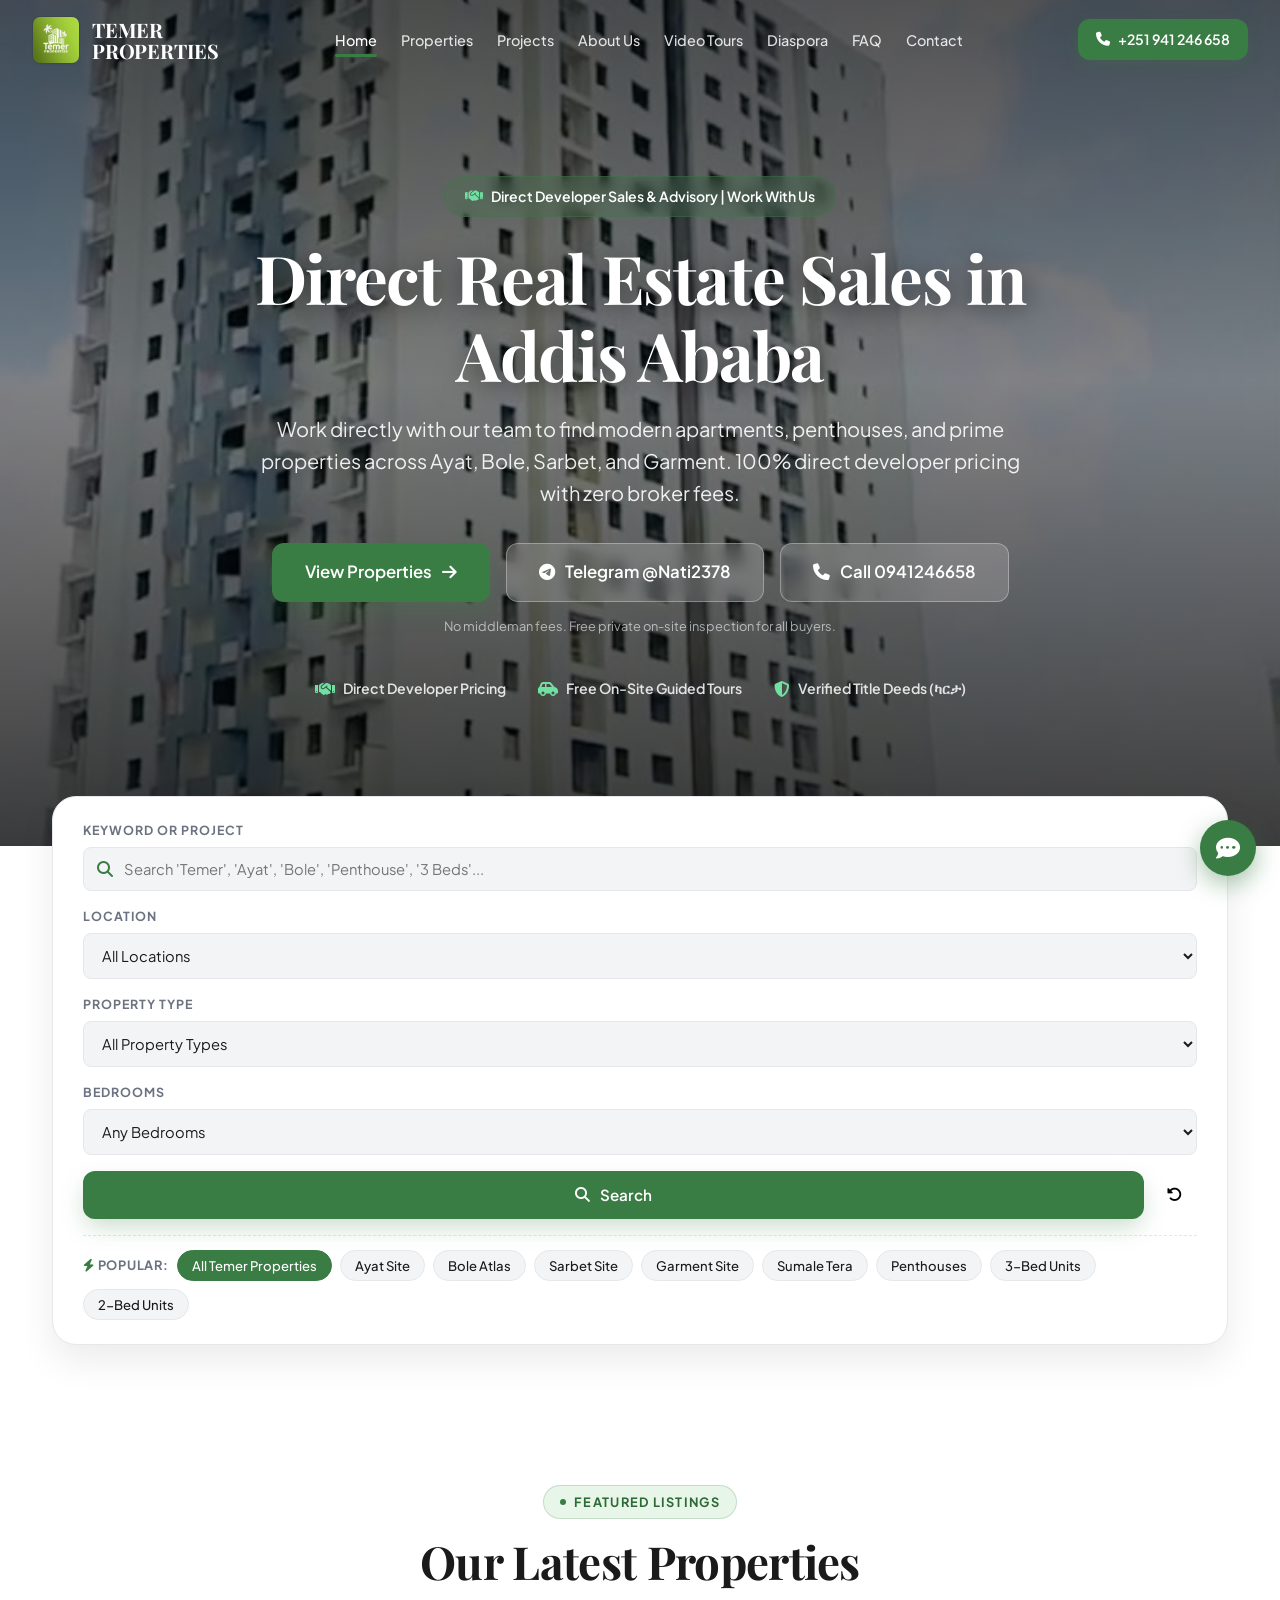
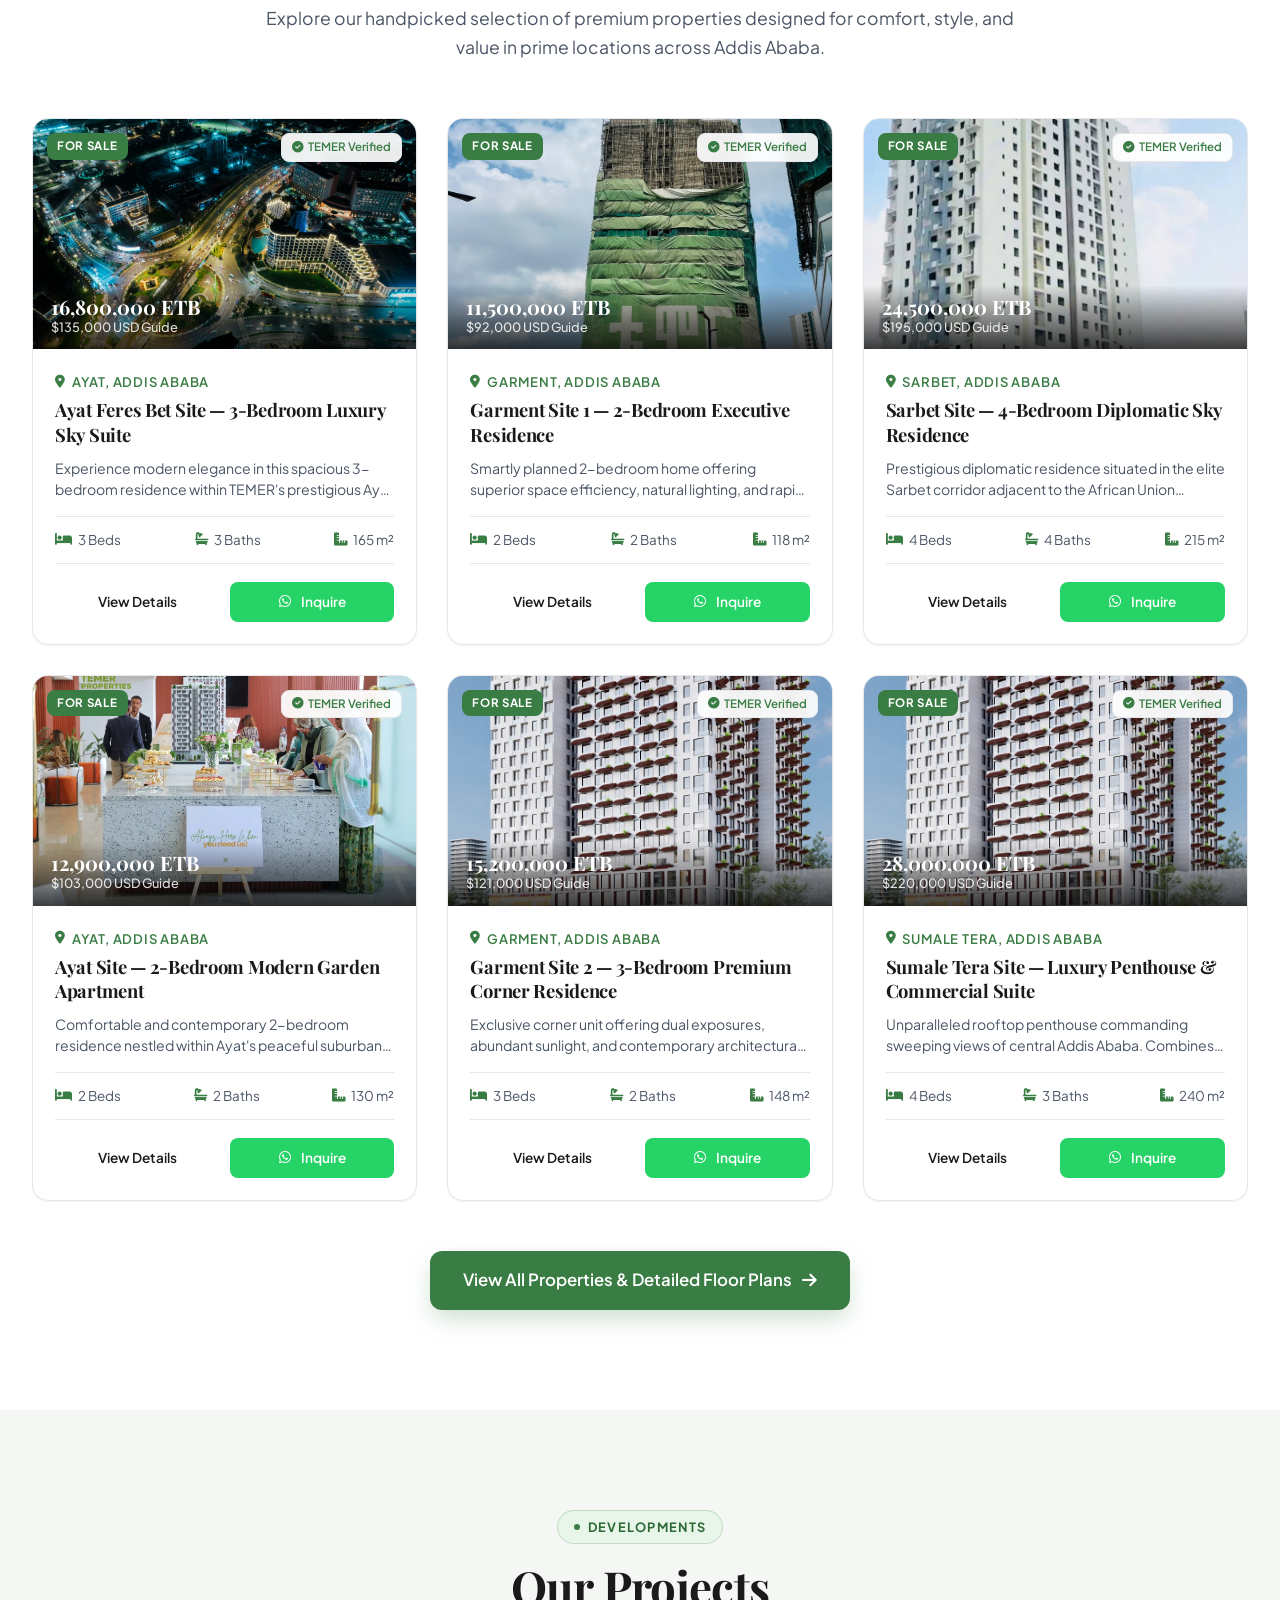
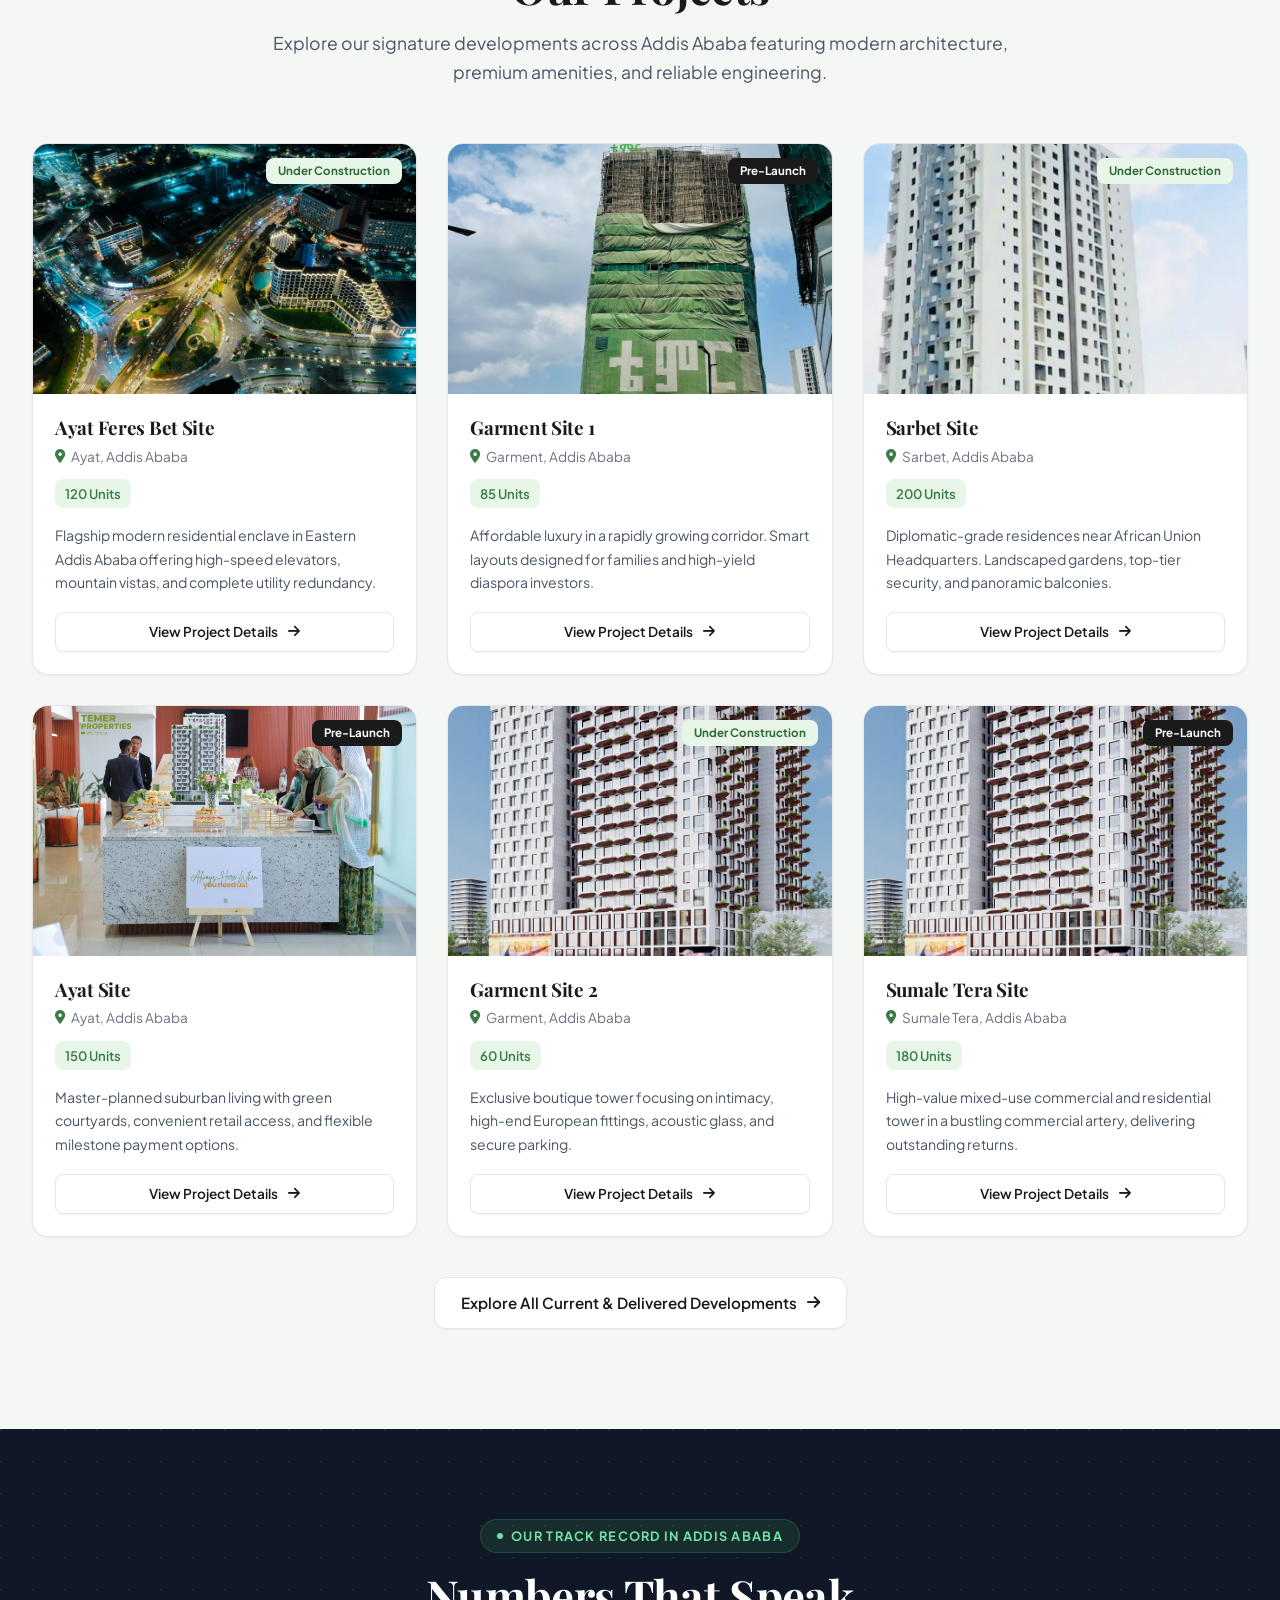
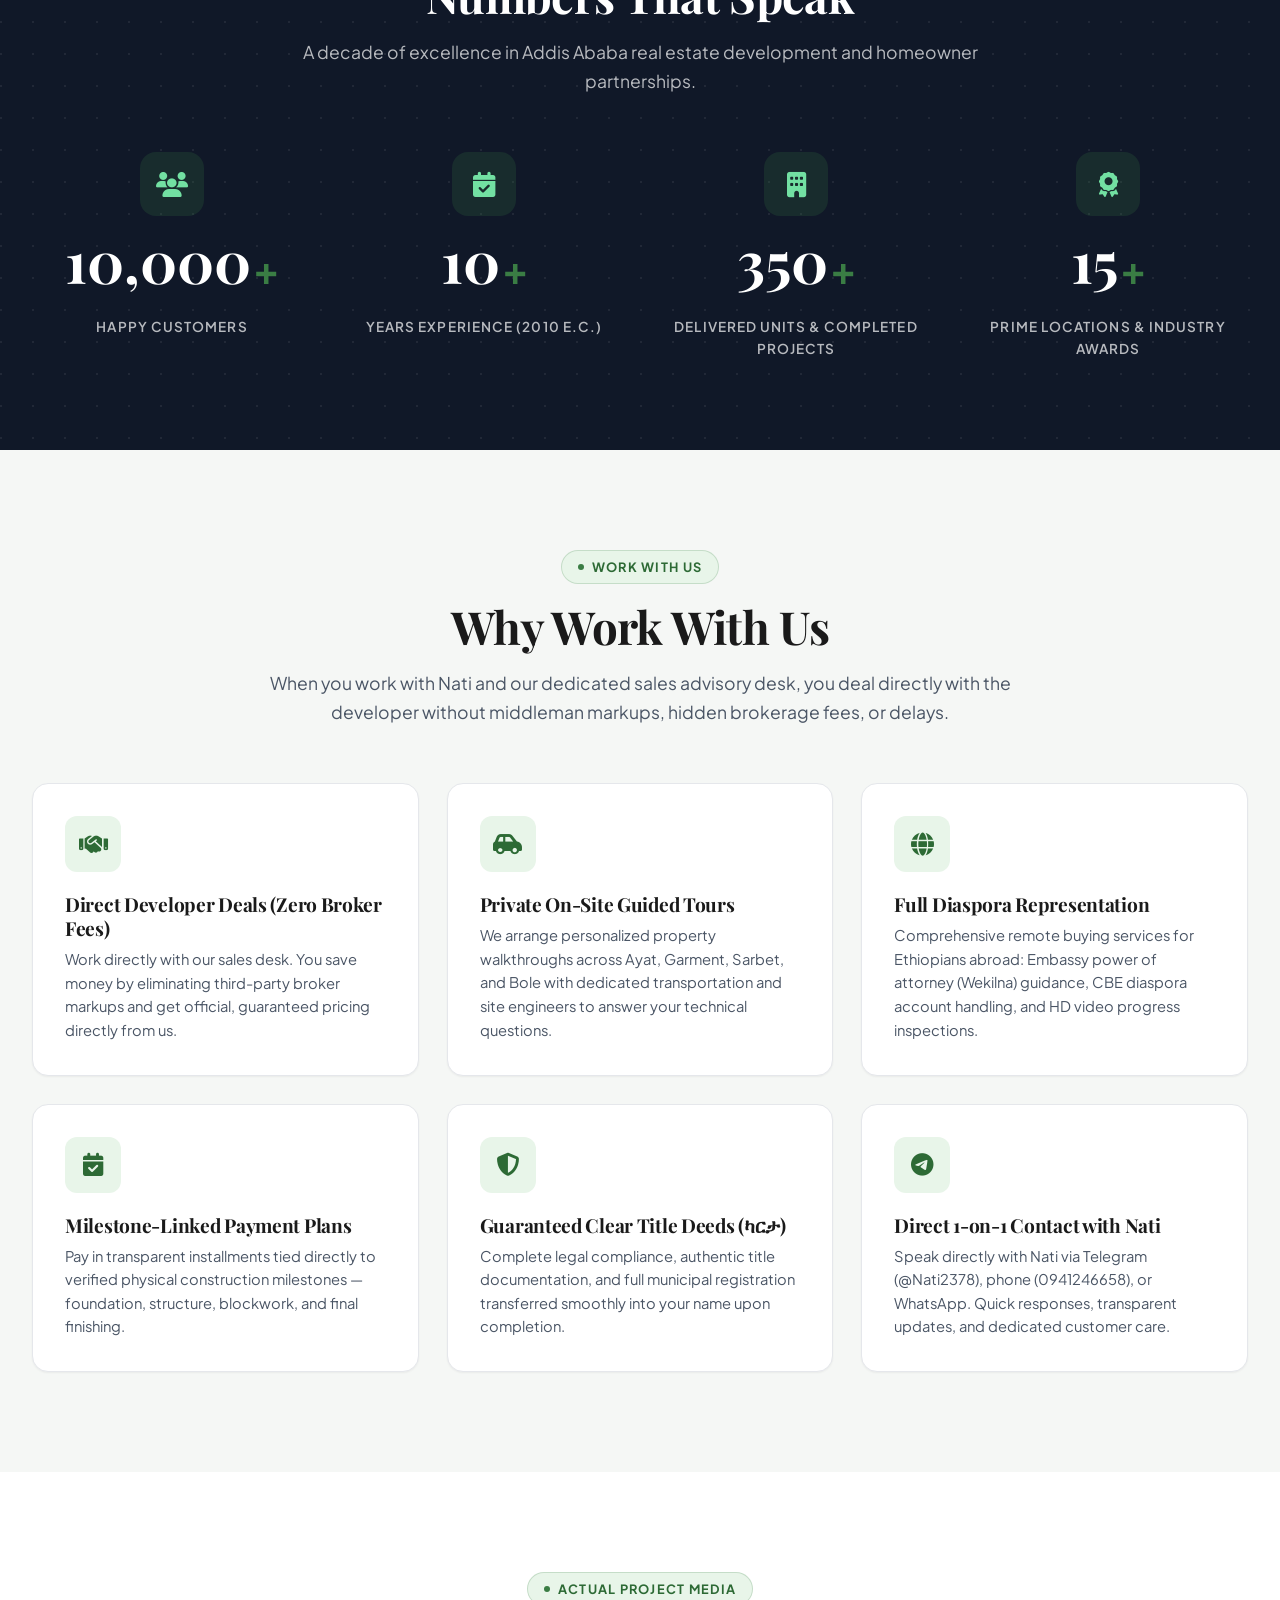
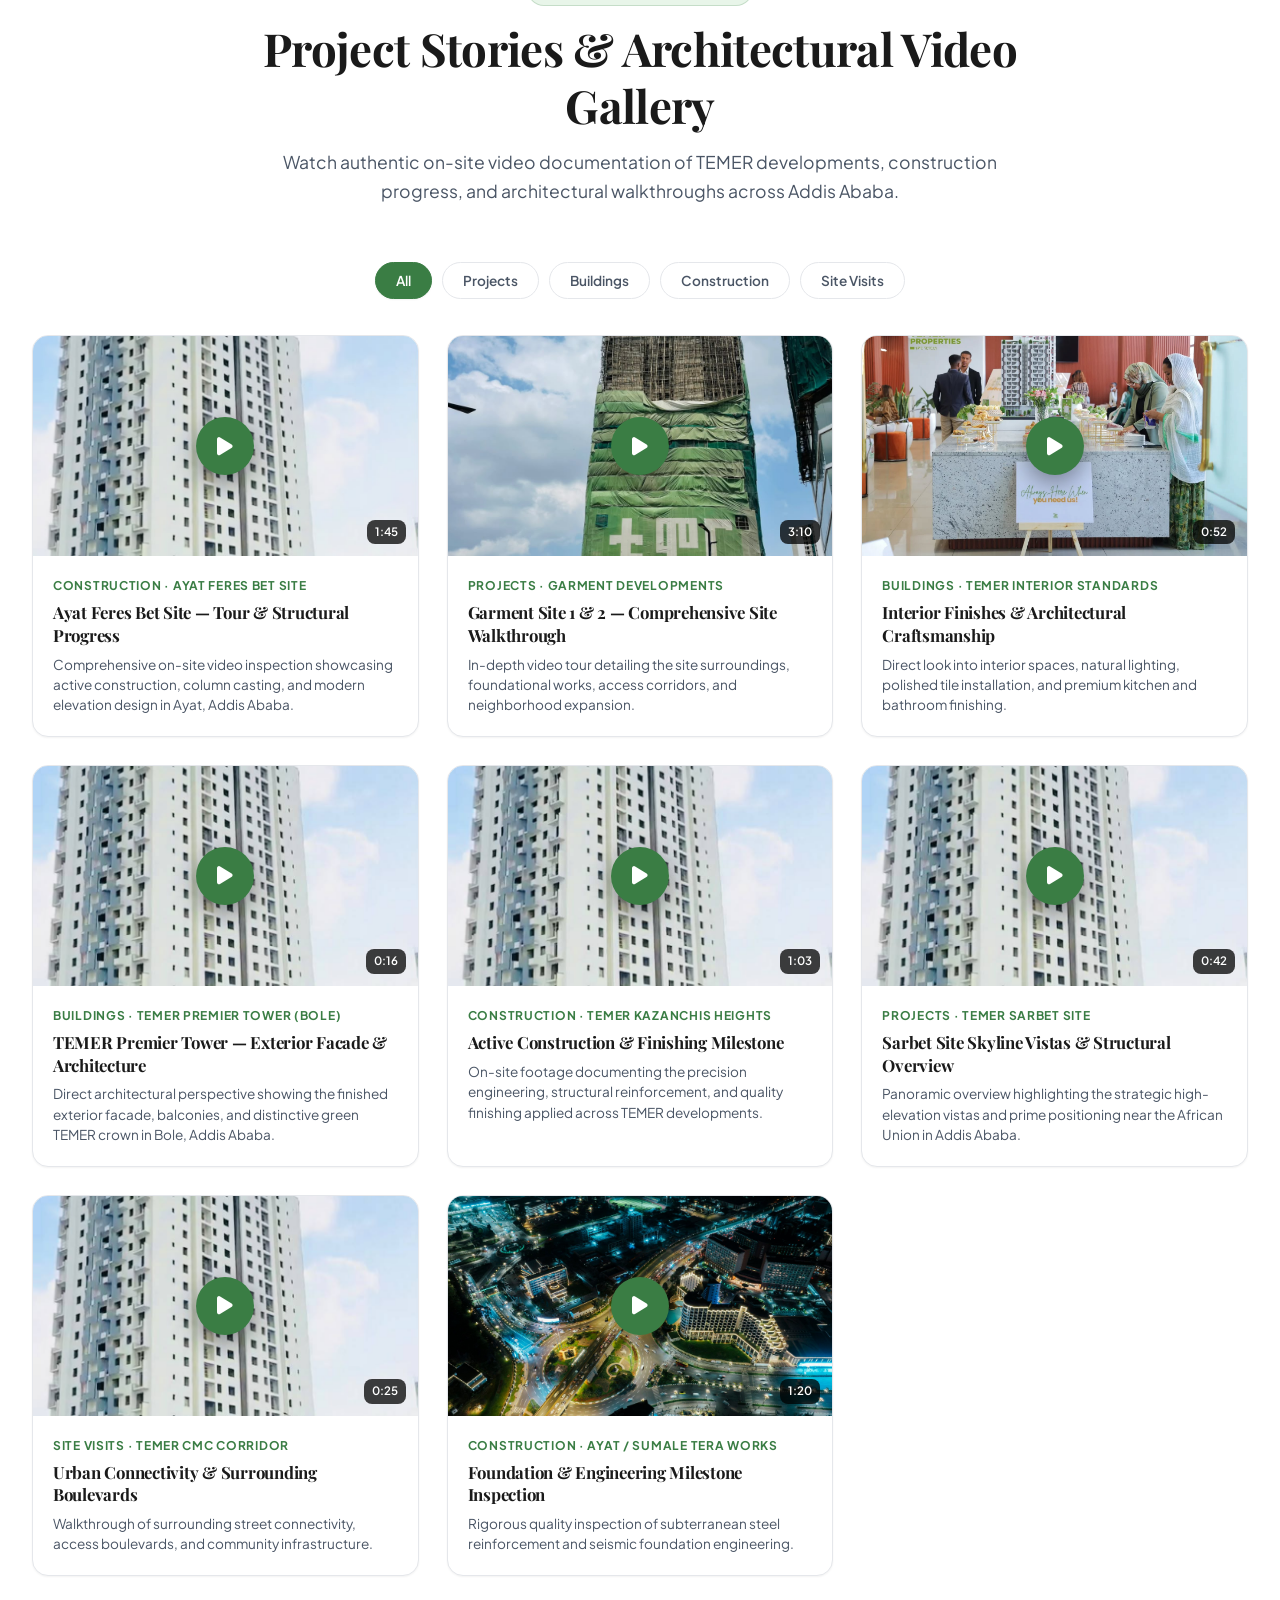
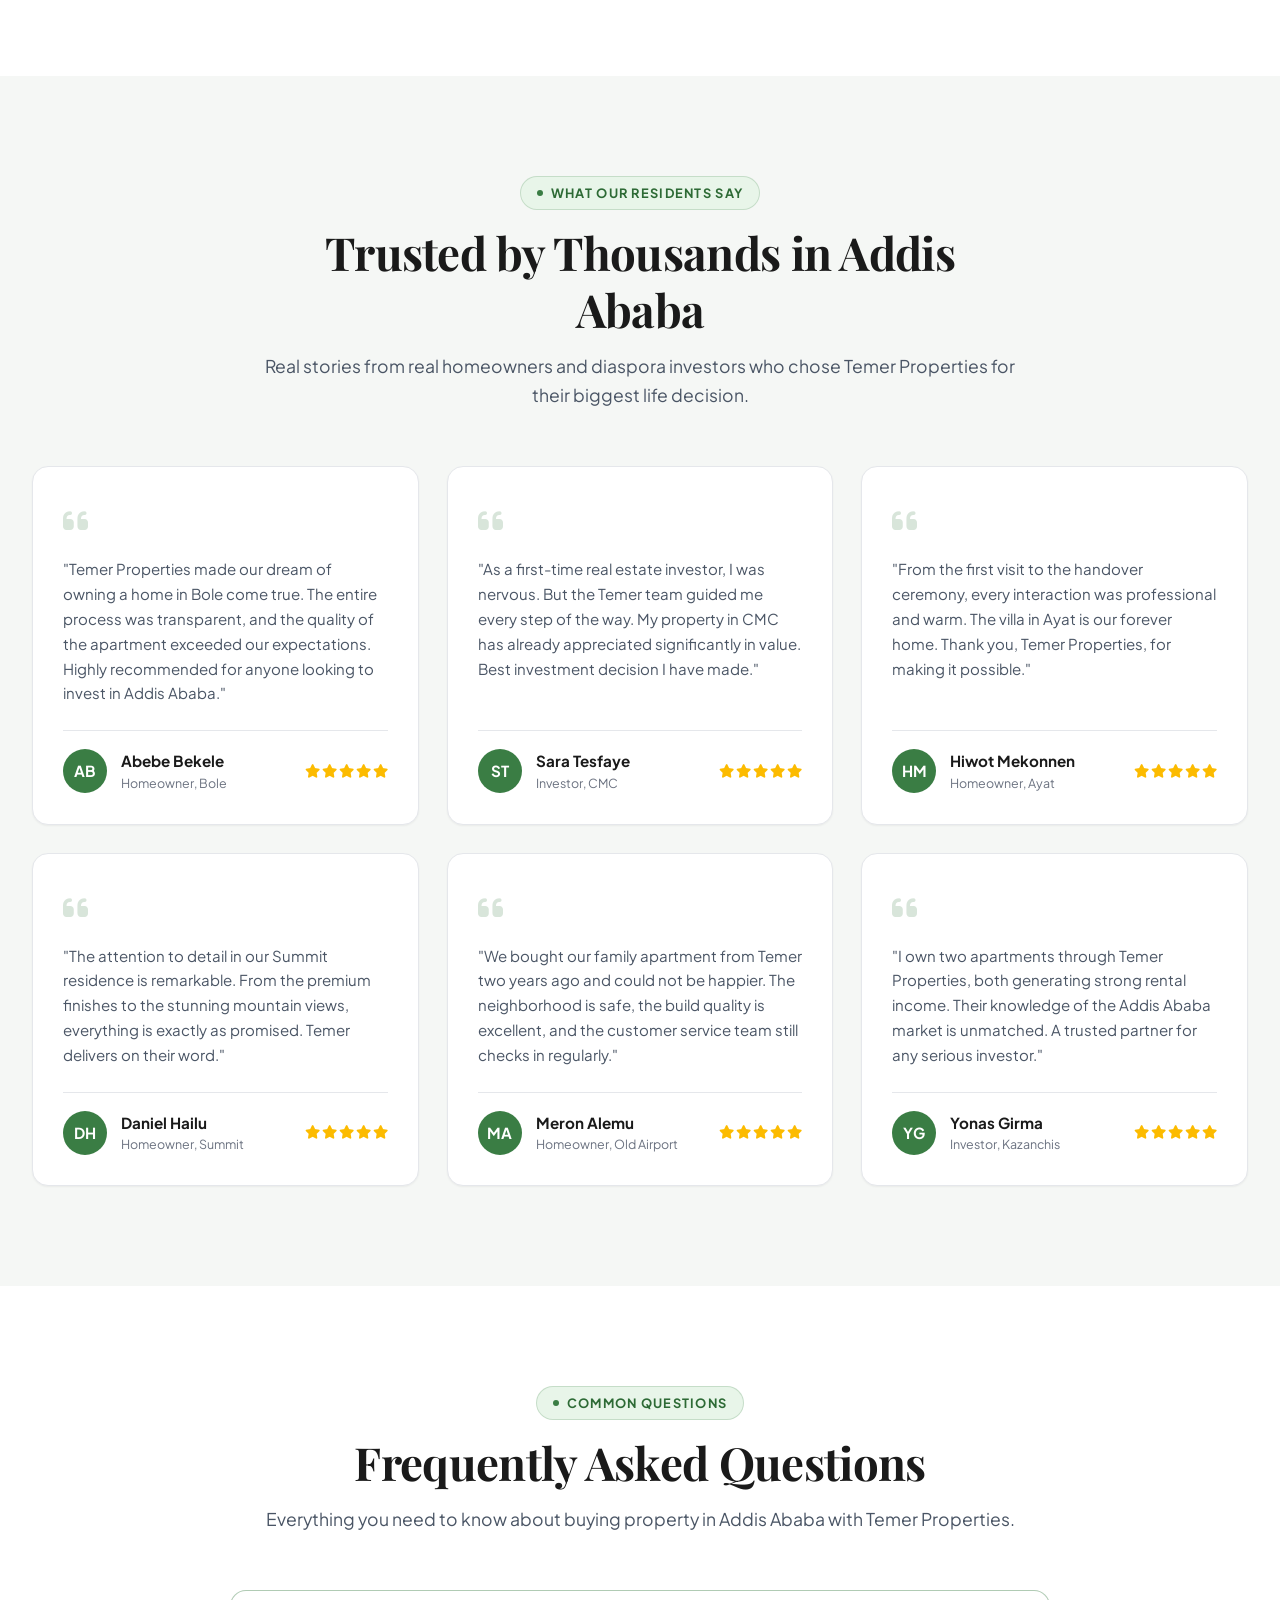
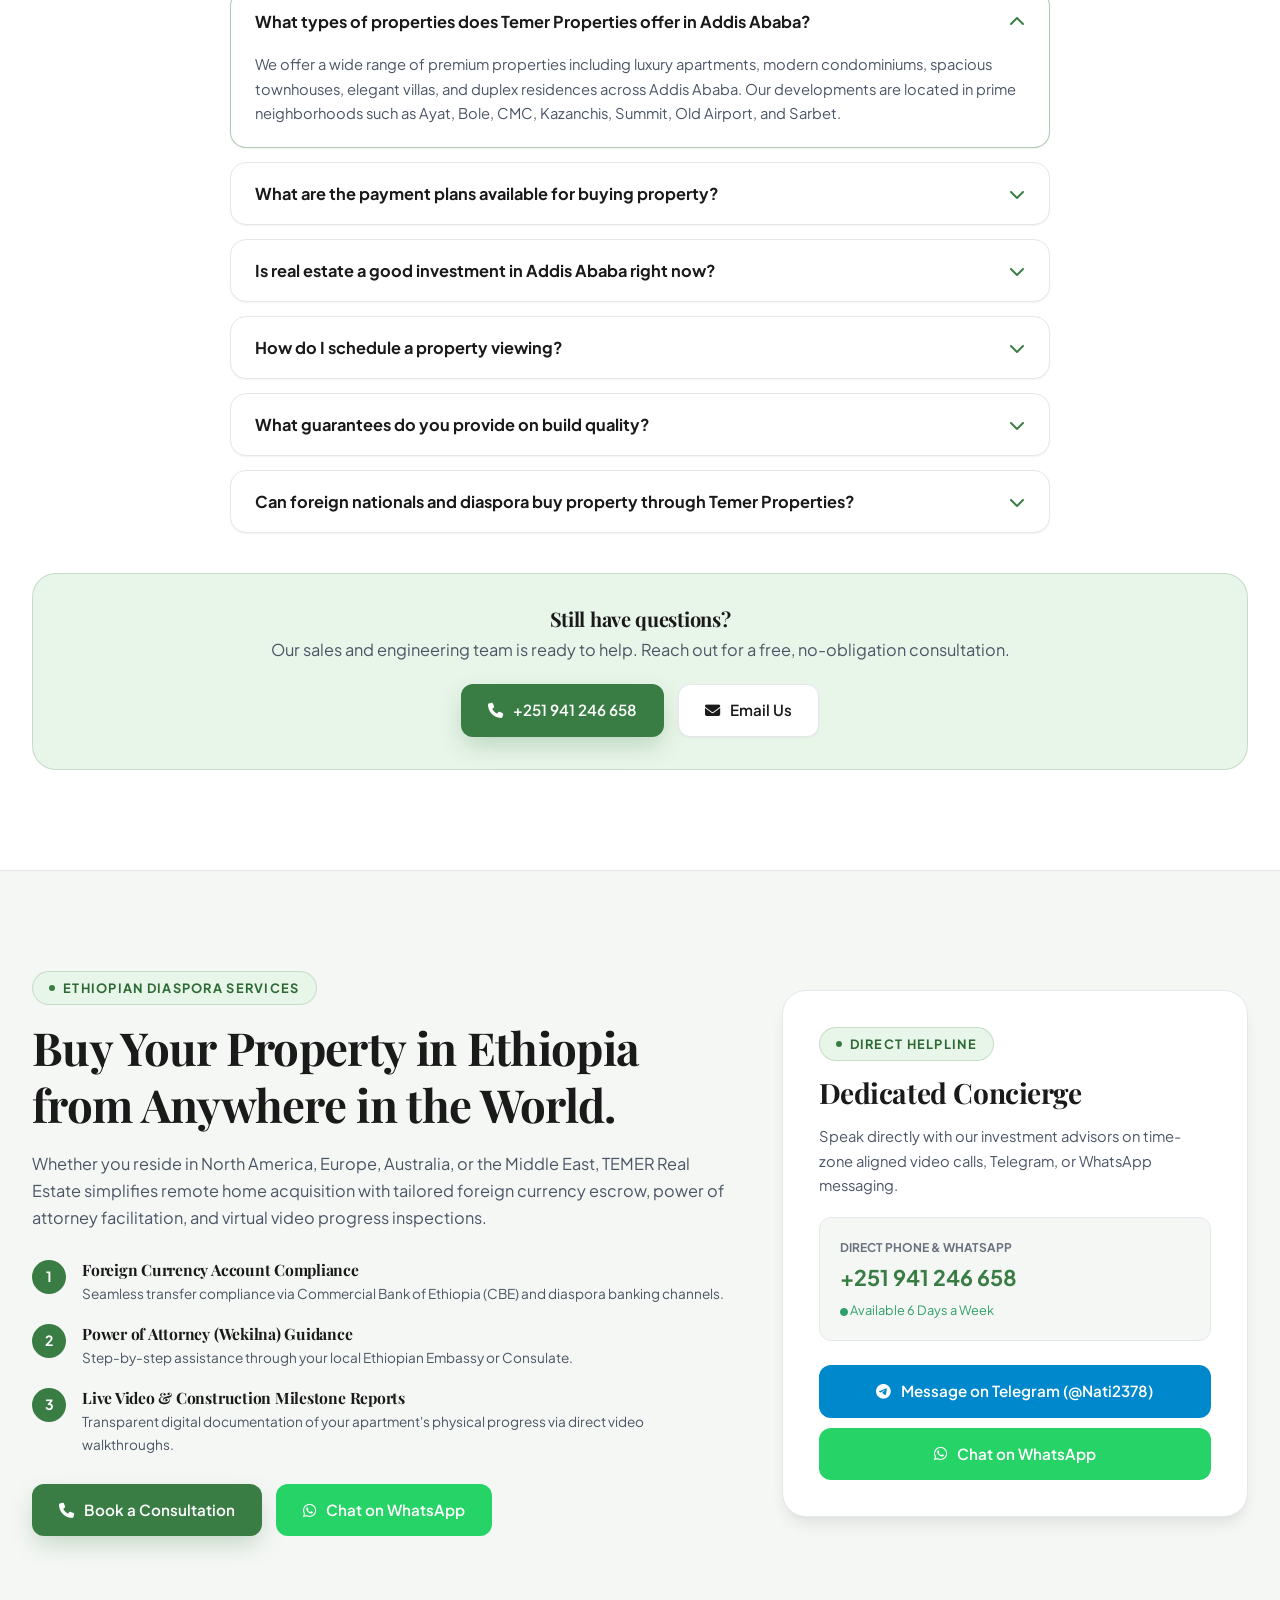
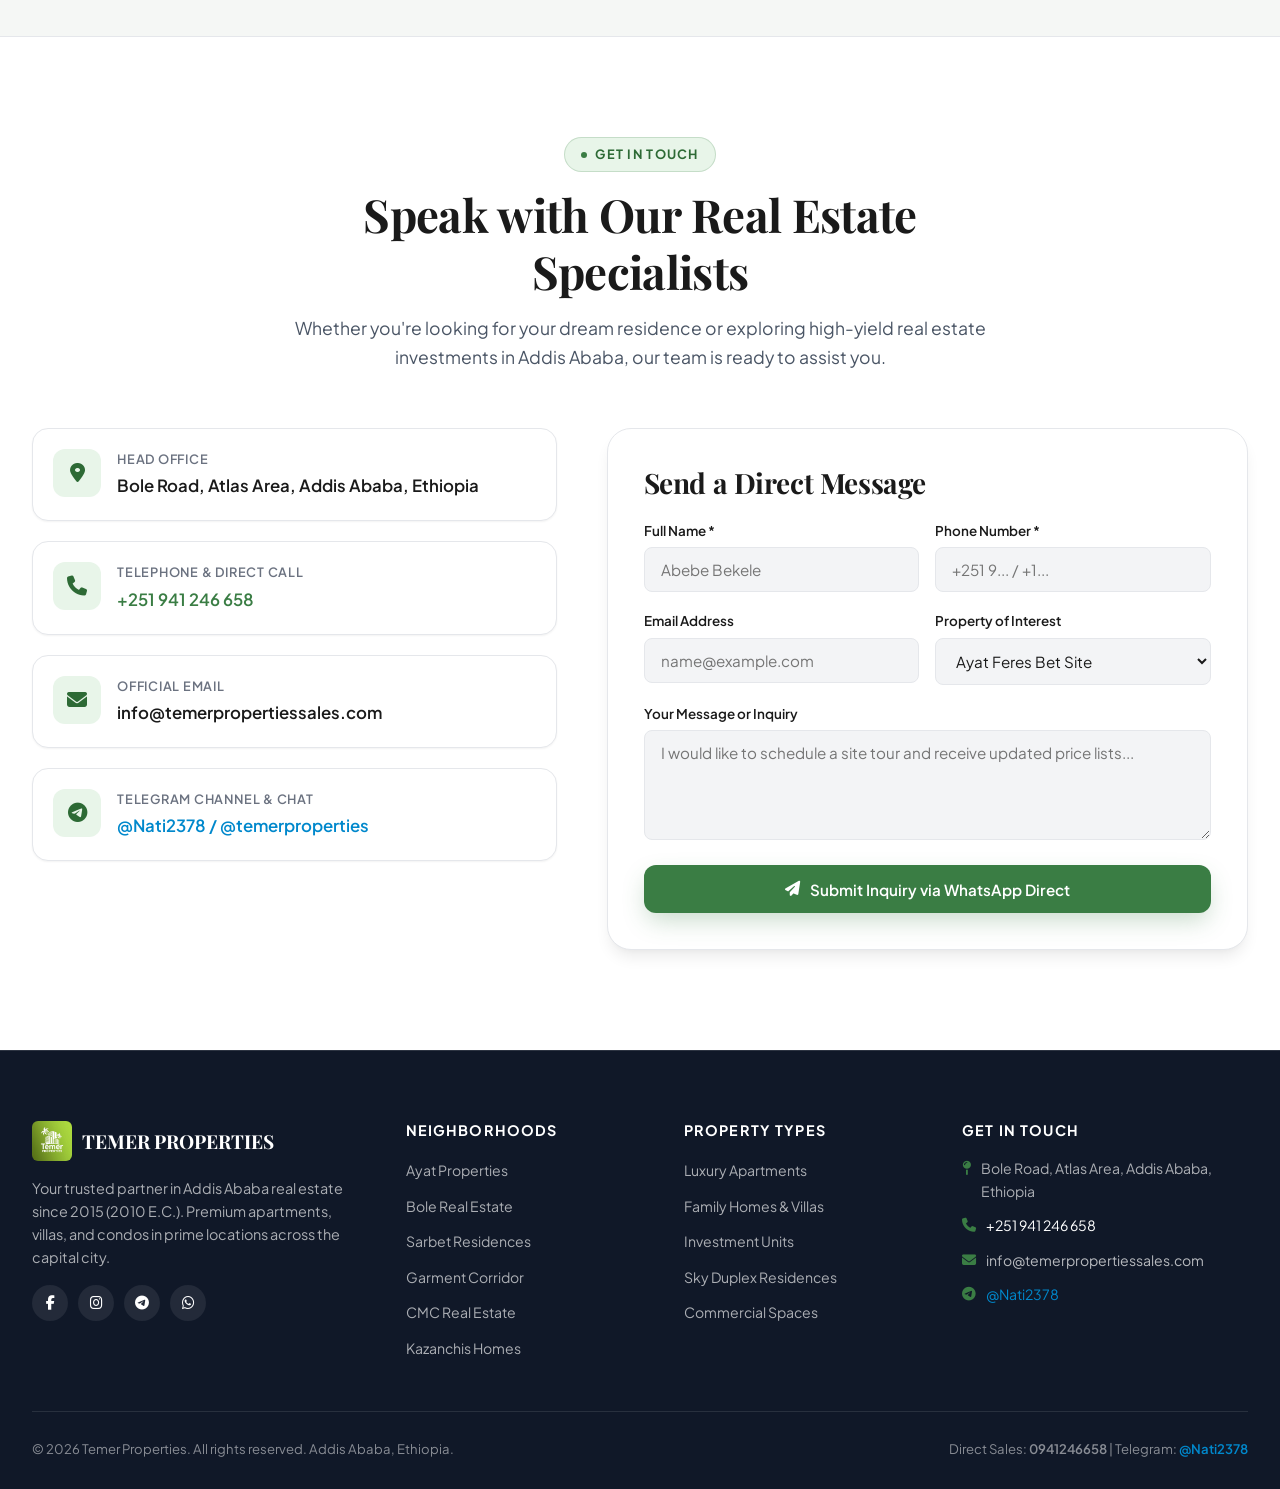
<file: index.html>
<!DOCTYPE html>
<html lang="en">
<head>
  <meta charset="UTF-8">
  <meta name="viewport" content="width=device-width, initial-scale=1.0">
  <title>Temer Real Estate | Addis Ababa Property Experts</title>
  <meta name="description" content="Temer Real Estate (ቴመር ሪል እስቴት) offers verified apartments, penthouses, and property sales in Addis Ababa: Ayat Feres Bet, Bole, Sarbet, and Garment. Direct developer pricing, call 0941246658 or Telegram @Nati2378.">
  <meta name="keywords" content="Temer Real Estate, Temer Properties, Temer Property Sales, ቴመር ሪል እስቴት, ቴመር, ቴመር አፓርታማ, Addis Ababa Real Estate, Real Estate in Addis Ababa, Ayat Real Estate, Ayat Feres Bet, Bole luxury homes, Sarbet apartments, Garment real estate, Sumale Tera, Ethiopian Diaspora real estate, Nati 0941246658">
  <meta name="theme-color" content="#3a7d44">
  <meta name="robots" content="index, follow">
  <link rel="canonical" href="https://temerrealestete.com.et/">

  <!-- Open Graph / Meta -->
  <meta property="og:title" content="Temer Real Estate | Direct Addis Ababa Property Sales">
  <meta property="og:description" content="Temer Real Estate offers direct developer sales in Ayat Feres Bet, Bole, Sarbet, and Garment with verified title deeds and 0% broker fees.">
  <meta property="og:image" content="https://temerrealestete.com.et/assets/images/hero-1.jpg">
  <meta property="og:url" content="https://temerrealestete.com.et/">
  <meta property="og:type" content="website">
  <meta name="twitter:card" content="summary_large_image">

  <!-- Favicon -->
  <link rel="icon" href="assets/images/Logo.jpg" type="image/jpeg">
  <link rel="apple-touch-icon" href="assets/images/Logo.jpg">

  <!-- Font Awesome Icons -->
  <link rel="stylesheet" href="https://cdnjs.cloudflare.com/ajax/libs/font-awesome/6.5.1/css/all.min.css">

  <!-- Core Stylesheets -->
  <link rel="stylesheet" href="css/style.css">
  <link rel="stylesheet" href="css/responsive.css">
  <link rel="stylesheet" href="css/animations.css">

  <!-- Google Site Verification Placeholder -->
  <!-- <meta name="google-site-verification" content="YOUR_GOOGLE_VERIFICATION_CODE"> -->

  <!-- Structured Data (JSON-LD) for Google Search Engine & Google Maps -->
  <script type="application/ld+json">
  {
    "@context": "https://schema.org",
    "@graph": [
      {
        "@type": "WebSite",
        "@id": "https://temerrealestete.com.et/#website",
        "url": "https://temerrealestete.com.et/",
        "name": "Temer Real Estate",
        "alternateName": ["Temer Properties", "ቴመር ሪል እስቴት", "ቴመር"],
        "description": "Direct Developer Real Estate Sales in Addis Ababa: Ayat, Bole, Sarbet, and Garment",
        "potentialAction": {
          "@type": "SearchAction",
          "target": "https://temerrealestete.com.et/pages/properties.html?search={search_term_string}",
          "query-input": "required name=search_term_string"
        }
      },
      {
        "@type": "RealEstateAgent",
        "@id": "https://temerrealestete.com.et/#organization",
        "name": "Temer Real Estate",
        "alternateName": ["Temer Properties", "Temer Property Sales", "ቴመር ሪል እስቴት", "ቴመር", "ቴመር ፕሮፐርቲስ"],
        "url": "https://temerrealestete.com.et/",
        "logo": "https://temerrealestete.com.et/assets/images/Logo.jpg",
        "image": "https://temerrealestete.com.et/assets/images/hero-1.jpg",
        "telephone": "+251941246658",
        "priceRange": "11,500,000 ETB - 26,000,000 ETB",
        "currenciesAccepted": "ETB, USD",
        "paymentAccepted": "Cash, Bank Transfer, Diaspora Account Transfer",
        "openingHours": "Mo-Sa 08:30-18:00",
        "address": {
          "@type": "PostalAddress",
          "streetAddress": "Bole Atlas & Sarbet Corridors",
          "addressLocality": "Addis Ababa",
          "addressCountry": "ET"
        },
        "geo": {
          "@type": "GeoCoordinates",
          "latitude": 9.0054,
          "longitude": 38.7636
        },
        "areaServed": [
          "Addis Ababa",
          "Ayat",
          "Bole",
          "Sarbet",
          "Garment",
          "Sumale Tera"
        ],
        "sameAs": [
          "https://t.me/Nati2378",
          "https://wa.me/251941246658",
          "https://temerrealestete.com.et/"
        ]
      }
    ]
  }
  </script>
</head>
<body>

  <!-- ========================================================================
       1. Header & Navigation (Matching temerpropertiessales.com)
       ======================================================================== -->
  <header class="site-header" id="site-header">
    <div class="container header-container">
      <a href="index.html" class="brand-logo" aria-label="Temer Properties Home">
        <img src="assets/images/Logo.jpg" alt="Temer Properties Logo" class="brand-logo-img">
        <div class="logo-text">
          <span class="logo-title">TEMER <br>PROPERTIES</span>
        </div>
      </a>

      <!-- Main Navigation -->
      <nav class="main-nav" id="main-nav" aria-label="Main Navigation">
        <ul class="nav-list">
          <li><a href="index.html" class="nav-link active">Home</a></li>
          <li><a href="#featured-properties" class="nav-link">Properties</a></li>
          <li><a href="#projects-section" class="nav-link">Projects</a></li>
          <li><a href="#why-us" class="nav-link">About Us</a></li>
          <li><a href="#video-gallery-section" class="nav-link">Video Tours</a></li>
          <li><a href="#diaspora-section" class="nav-link">Diaspora</a></li>
          <li><a href="#faq" class="nav-link">FAQ</a></li>
          <li><a href="#contact" class="nav-link">Contact</a></li>
        </ul>

        <div class="mobile-nav-cta md:hidden" style="display:none;">
          <a href="tel:+251941246658" class="btn btn-primary" style="width:100%; justify-content:center;">
            <i class="fa-solid fa-phone"></i> +251 941 246 658
          </a>
        </div>
      </nav>

      <!-- Header Action Buttons -->
      <div class="header-actions">
        <a href="tel:+251941246658" class="phone-badge" title="Call Temer Properties">
          <i class="fa-solid fa-phone"></i> +251 941 246 658
        </a>
      </div>

      <!-- Mobile Hamburger Toggle -->
      <button class="nav-toggle" id="nav-toggle" aria-label="Open navigation menu" aria-expanded="false">
        <span></span>
        <span></span>
        <span></span>
      </button>
    </div>
  </header>

  <!-- ========================================================================
       2. Cinematic Hero Section with Slideshow & Video Background
       ======================================================================== -->
  <section class="hero-section" id="hero">
    <div class="hero-slider-wrapper">
      <div class="hero-slide active">
        <img src="assets/images/IMG_9490.JPG" alt="Authentic Temer Real Estate Project in Addis Ababa" class="hero-img">
      </div>
      <div class="hero-slide">
        <img src="assets/images/IMG_9492.JPG" alt="Modern Architecture in Addis Ababa by Temer Properties" class="hero-img">
      </div>
      <div class="hero-slide">
        <img src="assets/images/photo_2026-10-09_10-14-17.jpg" alt="Luxury Living & Construction Milestone" class="hero-img">
      </div>
      <div class="hero-slide">
        <img src="assets/images/IMG_7732.JPG" alt="Addis Ababa Luxury Apartments" class="hero-img">
      </div>
    </div>
    <div class="hero-overlay"></div>

    <div class="container hero-content reveal-fade-up">
      <div class="hero-trust-badge">
        <i class="fa-solid fa-handshake"></i> Direct Developer Sales & Advisory | Work With Us
      </div>
      <h1 class="hero-title">
        Direct Real Estate Sales in Addis Ababa
      </h1>
      <p class="hero-tagline">
        Work directly with our team to find modern apartments, penthouses, and prime properties across Ayat, Bole, Sarbet, and Garment. 100% direct developer pricing with zero broker fees.
      </p>
      <div class="hero-buttons">
        <a href="#featured-properties" class="btn btn-primary btn-lg">
          View Properties <i class="fa-solid fa-arrow-right"></i>
        </a>
        <a href="https://t.me/Nati2378" target="_blank" rel="noopener noreferrer" class="btn btn-hero-glass btn-lg">
          <i class="fa-brands fa-telegram"></i> Telegram @Nati2378
        </a>
        <a href="tel:+251941246658" class="btn btn-hero-glass btn-lg">
          <i class="fa-solid fa-phone"></i> Call 0941246658
        </a>
      </div>
      <p class="hero-reassurance">No middleman fees. Free private on-site inspection for all buyers.</p>

      <div class="hero-trust-stats">
        <div class="trust-stat-item">
          <i class="fa-solid fa-handshake"></i>
          <span>Direct Developer Pricing</span>
        </div>
        <div class="trust-stat-item">
          <i class="fa-solid fa-car-side"></i>
          <span>Free On-Site Guided Tours</span>
        </div>
        <div class="trust-stat-item">
          <i class="fa-solid fa-shield-halved"></i>
          <span>Verified Title Deeds (ካርታ)</span>
        </div>
      </div>
    </div>

    <!-- Slide Indicators -->
    <div class="hero-slide-dots">
      <button class="slide-dot active" aria-label="Go to slide 1"></button>
      <button class="slide-dot" aria-label="Go to slide 2"></button>
      <button class="slide-dot" aria-label="Go to slide 3"></button>
      <button class="slide-dot" aria-label="Go to slide 4"></button>
    </div>
  </section>

  <!-- ========================================================================
       3. Search & Filter Bar
       ======================================================================== -->
  <section class="search-filter-section" id="search-section">
    <div class="container">
      <div class="search-filter-card reveal-fade-up">
        <form id="home-search-form" class="search-filter-grid">
          <div class="filter-group search-input-group">
            <label class="filter-label" for="home-filter-search">Keyword or Project</label>
            <div class="search-input-wrapper">
              <i class="fa-solid fa-magnifying-glass search-icon"></i>
              <input type="text" id="home-filter-search" class="filter-input" placeholder="Search 'Temer', 'Ayat', 'Bole', 'Penthouse', '3 Beds'..." autocomplete="off">
              <div id="home-search-suggestions" class="search-suggestions-dropdown"></div>
            </div>
          </div>

          <div class="filter-group">
            <label class="filter-label" for="home-filter-location">Location</label>
            <select id="home-filter-location" class="filter-select">
              <option value="all">All Locations</option>
              <option value="Ayat">Ayat (Feres Bet)</option>
              <option value="Bole">Bole (Atlas)</option>
              <option value="Sarbet">Sarbet</option>
              <option value="Garment">Garment</option>
              <option value="Sumale">Sumale Tera</option>
              <option value="CMC">CMC Corridor</option>
              <option value="Kazanchis">Kazanchis</option>
            </select>
          </div>

          <div class="filter-group">
            <label class="filter-label" for="home-filter-type">Property Type</label>
            <select id="home-filter-type" class="filter-select">
              <option value="all">All Property Types</option>
              <option value="Apartment">Luxury Apartments</option>
              <option value="Penthouse">Sky Villas & Penthouses</option>
              <option value="Commercial">Commercial Suites</option>
            </select>
          </div>

          <div class="filter-group">
            <label class="filter-label" for="home-filter-bedrooms">Bedrooms</label>
            <select id="home-filter-bedrooms" class="filter-select">
              <option value="all">Any Bedrooms</option>
              <option value="2">2 Bedrooms</option>
              <option value="3">3 Bedrooms</option>
              <option value="4+">4+ Bedrooms</option>
            </select>
          </div>

          <div style="display:flex; gap:8px;">
            <button type="submit" class="btn btn-primary" style="height:48px; flex:1;">
              <i class="fa-solid fa-magnifying-glass"></i> Search
            </button>
            <button type="button" id="home-filter-reset" class="btn btn-outline" style="height:48px; padding:0 14px;" title="Reset filters">
              <i class="fa-solid fa-rotate-left"></i>
            </button>
          </div>
        </form>

        <!-- Popular Quick Search Tags -->
        <div style="display:flex; align-items:center; gap:8px; flex-wrap:wrap; margin-top:16px; padding-top:14px; border-top:1px dashed var(--border);">
          <span style="font-size:0.8rem; font-weight:700; color:var(--text-muted); text-transform:uppercase; letter-spacing:0.06em;">
            <i class="fa-solid fa-bolt" style="color:var(--primary);"></i> Popular:
          </span>
          <button type="button" class="quick-tag-btn active" data-search="temer">All Temer Properties</button>
          <button type="button" class="quick-tag-btn" data-search="ayat">Ayat Site</button>
          <button type="button" class="quick-tag-btn" data-search="bole">Bole Atlas</button>
          <button type="button" class="quick-tag-btn" data-search="sarbet">Sarbet Site</button>
          <button type="button" class="quick-tag-btn" data-search="garment">Garment Site</button>
          <button type="button" class="quick-tag-btn" data-search="sumale">Sumale Tera</button>
          <button type="button" class="quick-tag-btn" data-search="penthouse">Penthouses</button>
          <button type="button" class="quick-tag-btn" data-search="3 bed">3-Bed Units</button>
          <button type="button" class="quick-tag-btn" data-search="2 bed">2-Bed Units</button>
        </div>
      </div>
    </div>
  </section>

  <!-- ========================================================================
       4. Featured Listings / Our Latest Properties
       ======================================================================== -->
  <section class="section" id="featured-properties">
    <div class="container">
      <div class="section-header reveal-fade-up">
        <div class="badge-tag">Featured Listings</div>
        <h2>Our Latest Properties</h2>
        <p>Explore our handpicked selection of premium properties designed for comfort, style, and value in prime locations across Addis Ababa.</p>
      </div>

      <!-- Properties Grid (Populated dynamically via js/properties.js) -->
      <div class="properties-grid" id="properties-grid-container">
        <!-- Rendered dynamically -->
      </div>

      <div style="text-align: center; margin-top: 50px;">
        <a href="pages/properties.html" class="btn btn-primary btn-lg">
          View All Properties & Detailed Floor Plans <i class="fa-solid fa-arrow-right"></i>
        </a>
      </div>
    </div>
  </section>

  <!-- ========================================================================
       5. Our Projects / Developments (Matching temerpropertiessales.com)
       ======================================================================== -->
  <section class="section section-alt" id="projects-section">
    <div class="container">
      <div class="section-header reveal-fade-up">
        <div class="badge-tag">Developments</div>
        <h2>Our Projects</h2>
        <p>Explore our signature developments across Addis Ababa featuring modern architecture, premium amenities, and reliable engineering.</p>
      </div>

      <div class="properties-grid">
        <!-- Project 1: Ayat Feres Bet Site -->
        <article class="project-card reveal-fade-up">
          <div class="project-media">
            <img src="assets/images/hero-1.jpg" alt="Ayat Feres Bet Site" loading="lazy">
            <span class="project-badge">Under Construction</span>
          </div>
          <div class="project-body">
            <h3 class="project-title">Ayat Feres Bet Site</h3>
            <div class="project-location">
              <i class="fa-solid fa-location-dot"></i> Ayat, Addis Ababa
            </div>
            <div class="project-units">120 Units</div>
            <p style="font-size:0.88rem; color:var(--text-secondary); margin-bottom:18px;">
              Flagship modern residential enclave in Eastern Addis Ababa offering high-speed elevators, mountain vistas, and complete utility redundancy.
            </p>
            <div style="margin-top:auto;">
              <a href="pages/project-details.html?id=ayat-feres-bet-site" class="btn btn-secondary btn-sm" style="width:100%;">
                View Project Details <i class="fa-solid fa-arrow-right"></i>
              </a>
            </div>
          </div>
        </article>

        <!-- Project 2: Garment Site 1 -->
        <article class="project-card reveal-fade-up delay-100">
          <div class="project-media">
            <img src="assets/images/IMG_9492.JPG" alt="Garment Site 1" loading="lazy">
            <span class="project-badge badge-prelaunch">Pre-Launch</span>
          </div>
          <div class="project-body">
            <h3 class="project-title">Garment Site 1</h3>
            <div class="project-location">
              <i class="fa-solid fa-location-dot"></i> Garment, Addis Ababa
            </div>
            <div class="project-units">85 Units</div>
            <p style="font-size:0.88rem; color:var(--text-secondary); margin-bottom:18px;">
              Affordable luxury in a rapidly growing corridor. Smart layouts designed for families and high-yield diaspora investors.
            </p>
            <div style="margin-top:auto;">
              <a href="pages/project-details.html?id=garment-site-1" class="btn btn-secondary btn-sm" style="width:100%;">
                View Project Details <i class="fa-solid fa-arrow-right"></i>
              </a>
            </div>
          </div>
        </article>

        <!-- Project 3: Sarbet Site -->
        <article class="project-card reveal-fade-up delay-200">
          <div class="project-media">
            <img src="assets/images/photo_2026-10-09_10-14-17.jpg" alt="Sarbet Site" loading="lazy">
            <span class="project-badge">Under Construction</span>
          </div>
          <div class="project-body">
            <h3 class="project-title">Sarbet Site</h3>
            <div class="project-location">
              <i class="fa-solid fa-location-dot"></i> Sarbet, Addis Ababa
            </div>
            <div class="project-units">200 Units</div>
            <p style="font-size:0.88rem; color:var(--text-secondary); margin-bottom:18px;">
              Diplomatic-grade residences near African Union Headquarters. Landscaped gardens, top-tier security, and panoramic balconies.
            </p>
            <div style="margin-top:auto;">
              <a href="pages/project-details.html?id=sarbet-site" class="btn btn-secondary btn-sm" style="width:100%;">
                View Project Details <i class="fa-solid fa-arrow-right"></i>
              </a>
            </div>
          </div>
        </article>

        <!-- Project 4: Ayat Site -->
        <article class="project-card reveal-fade-up">
          <div class="project-media">
            <img src="assets/images/hero-2.jpg" alt="Ayat Site" loading="lazy">
            <span class="project-badge badge-prelaunch">Pre-Launch</span>
          </div>
          <div class="project-body">
            <h3 class="project-title">Ayat Site</h3>
            <div class="project-location">
              <i class="fa-solid fa-location-dot"></i> Ayat, Addis Ababa
            </div>
            <div class="project-units">150 Units</div>
            <p style="font-size:0.88rem; color:var(--text-secondary); margin-bottom:18px;">
              Master-planned suburban living with green courtyards, convenient retail access, and flexible milestone payment options.
            </p>
            <div style="margin-top:auto;">
              <a href="pages/project-details.html?id=ayat-site" class="btn btn-secondary btn-sm" style="width:100%;">
                View Project Details <i class="fa-solid fa-arrow-right"></i>
              </a>
            </div>
          </div>
        </article>

        <!-- Project 5: Garment Site 2 -->
        <article class="project-card reveal-fade-up delay-100">
          <div class="project-media">
            <img src="assets/images/IMG_7732.JPG" alt="Garment Site 2" loading="lazy">
            <span class="project-badge">Under Construction</span>
          </div>
          <div class="project-body">
            <h3 class="project-title">Garment Site 2</h3>
            <div class="project-location">
              <i class="fa-solid fa-location-dot"></i> Garment, Addis Ababa
            </div>
            <div class="project-units">60 Units</div>
            <p style="font-size:0.88rem; color:var(--text-secondary); margin-bottom:18px;">
              Exclusive boutique tower focusing on intimacy, high-end European fittings, acoustic glass, and secure parking.
            </p>
            <div style="margin-top:auto;">
              <a href="pages/project-details.html?id=garment-site-2" class="btn btn-secondary btn-sm" style="width:100%;">
                View Project Details <i class="fa-solid fa-arrow-right"></i>
              </a>
            </div>
          </div>
        </article>

        <!-- Project 6: Sumale Tera Site -->
        <article class="project-card reveal-fade-up delay-200">
          <div class="project-media">
            <img src="assets/images/IMG_7739.JPG" alt="Sumale Tera Site" loading="lazy">
            <span class="project-badge badge-prelaunch">Pre-Launch</span>
          </div>
          <div class="project-body">
            <h3 class="project-title">Sumale Tera Site</h3>
            <div class="project-location">
              <i class="fa-solid fa-location-dot"></i> Sumale Tera, Addis Ababa
            </div>
            <div class="project-units">180 Units</div>
            <p style="font-size:0.88rem; color:var(--text-secondary); margin-bottom:18px;">
              High-value mixed-use commercial and residential tower in a bustling commercial artery, delivering outstanding returns.
            </p>
            <div style="margin-top:auto;">
              <a href="pages/project-details.html?id=sumale-tera-site" class="btn btn-secondary btn-sm" style="width:100%;">
                View Project Details <i class="fa-solid fa-arrow-right"></i>
              </a>
            </div>
          </div>
        </article>
      </div>

      <div style="text-align: center; margin-top: 40px;">
        <a href="pages/projects.html" class="btn btn-secondary">
          Explore All Current & Delivered Developments <i class="fa-solid fa-arrow-right"></i>
        </a>
      </div>
    </div>
  </section>

  <!-- ========================================================================
       6. Numbers That Speak / Track Record (High-Contrast Dark Section)
       ======================================================================== -->
  <section class="stats-section" id="track-record">
    <div class="stats-dot-pattern"></div>
    <div class="container">
      <div class="section-header reveal-fade-up">
        <div class="badge-tag badge-tag-dark">Our Track Record in Addis Ababa</div>
        <h2 style="color:#ffffff;">Numbers That Speak</h2>
        <p style="color:rgba(255,255,255,0.7);">A decade of excellence in Addis Ababa real estate development and homeowner partnerships.</p>
      </div>

      <div class="stats-grid">
        <div class="stat-card reveal-fade-up">
          <div class="stat-icon-wrapper">
            <i class="fa-solid fa-users"></i>
          </div>
          <div class="stat-digits">
            <span class="stat-number" data-target="10000">10,000</span>
            <span class="stat-plus">+</span>
          </div>
          <div class="stat-label">Happy Customers</div>
        </div>

        <div class="stat-card reveal-fade-up delay-100">
          <div class="stat-icon-wrapper">
            <i class="fa-solid fa-calendar-check"></i>
          </div>
          <div class="stat-digits">
            <span class="stat-number" data-target="10">10</span>
            <span class="stat-plus">+</span>
          </div>
          <div class="stat-label">Years Experience (2010 E.C.)</div>
        </div>

        <div class="stat-card reveal-fade-up delay-200">
          <div class="stat-icon-wrapper">
            <i class="fa-solid fa-building"></i>
          </div>
          <div class="stat-digits">
            <span class="stat-number" data-target="350">350</span>
            <span class="stat-plus">+</span>
          </div>
          <div class="stat-label">Delivered Units & Completed Projects</div>
        </div>

        <div class="stat-card reveal-fade-up delay-300">
          <div class="stat-icon-wrapper">
            <i class="fa-solid fa-award"></i>
          </div>
          <div class="stat-digits">
            <span class="stat-number" data-target="15">15</span>
            <span class="stat-plus">+</span>
          </div>
          <div class="stat-label">Prime Locations & Industry Awards</div>
        </div>
      </div>
    </div>
  </section>

  <!-- ========================================================================
       7. Why Work With Us / Direct Developer Sales Advantages
       ======================================================================== -->
  <section class="section section-alt" id="why-us">
    <div class="container">
      <div class="section-header reveal-fade-up">
        <div class="badge-tag">Work With Us</div>
        <h2>Why Work With Us</h2>
        <p>When you work with Nati and our dedicated sales advisory desk, you deal directly with the developer without middleman markups, hidden brokerage fees, or delays.</p>
      </div>

      <div class="advantages-grid">
        <div class="feature-card reveal-fade-up">
          <div class="feature-icon-box">
            <i class="fa-solid fa-handshake"></i>
          </div>
          <h3>Direct Developer Deals (Zero Broker Fees)</h3>
          <p>Work directly with our sales desk. You save money by eliminating third-party broker markups and get official, guaranteed pricing directly from us.</p>
        </div>

        <div class="feature-card reveal-fade-up delay-100">
          <div class="feature-icon-box">
            <i class="fa-solid fa-car-side"></i>
          </div>
          <h3>Private On-Site Guided Tours</h3>
          <p>We arrange personalized property walkthroughs across Ayat, Garment, Sarbet, and Bole with dedicated transportation and site engineers to answer your technical questions.</p>
        </div>

        <div class="feature-card reveal-fade-up delay-200">
          <div class="feature-icon-box">
            <i class="fa-solid fa-globe"></i>
          </div>
          <h3>Full Diaspora Representation</h3>
          <p>Comprehensive remote buying services for Ethiopians abroad: Embassy power of attorney (Wekilna) guidance, CBE diaspora account handling, and HD video progress inspections.</p>
        </div>

        <div class="feature-card reveal-fade-up">
          <div class="feature-icon-box">
            <i class="fa-solid fa-calendar-check"></i>
          </div>
          <h3>Milestone-Linked Payment Plans</h3>
          <p>Pay in transparent installments tied directly to verified physical construction milestones — foundation, structure, blockwork, and final finishing.</p>
        </div>

        <div class="feature-card reveal-fade-up delay-100">
          <div class="feature-icon-box">
            <i class="fa-solid fa-shield-halved"></i>
          </div>
          <h3>Guaranteed Clear Title Deeds (ካርታ)</h3>
          <p>Complete legal compliance, authentic title documentation, and full municipal registration transferred smoothly into your name upon completion.</p>
        </div>

        <div class="feature-card reveal-fade-up delay-200">
          <div class="feature-icon-box">
            <i class="fa-brands fa-telegram"></i>
          </div>
          <h3>Direct 1-on-1 Contact with Nati</h3>
          <p>Speak directly with Nati via Telegram (@Nati2378), phone (0941246658), or WhatsApp. Quick responses, transparent updates, and dedicated customer care.</p>
        </div>
      </div>
    </div>
  </section>

  <!-- ========================================================================
       8. Project Stories & Architectural Video Gallery (Using Added Videos)
       ======================================================================== -->
  <section class="section" id="video-gallery-section">
    <div class="container">
      <div class="section-header reveal-fade-up">
        <div class="badge-tag">Actual Project Media</div>
        <h2>Project Stories & Architectural Video Gallery</h2>
        <p>Watch authentic on-site video documentation of TEMER developments, construction progress, and architectural walkthroughs across Addis Ababa.</p>
      </div>

      <!-- Category Filter Tabs -->
      <div class="gallery-filters" id="video-filter-container"></div>

      <!-- Video Grid -->
      <div class="video-grid" id="video-grid-container"></div>
    </div>
  </section>

  <!-- ========================================================================
       9. Testimonials / Trusted by Thousands in Addis Ababa
       ======================================================================== -->
  <section class="section section-alt" id="testimonials">
    <div class="container">
      <div class="section-header reveal-fade-up">
        <div class="badge-tag">What Our Residents Say</div>
        <h2>Trusted by Thousands in Addis Ababa</h2>
        <p>Real stories from real homeowners and diaspora investors who chose Temer Properties for their biggest life decision.</p>
      </div>

      <div class="testimonials-grid">
        <article class="testimonial-card reveal-fade-up">
          <div>
            <div class="testimonial-quote-icon"><i class="fa-solid fa-quote-left"></i></div>
            <p class="testimonial-text">
              "Temer Properties made our dream of owning a home in Bole come true. The entire process was transparent, and the quality of the apartment exceeded our expectations. Highly recommended for anyone looking to invest in Addis Ababa."
            </p>
          </div>
          <div class="testimonial-author-box">
            <div class="author-avatar">AB</div>
            <div class="author-info">
              <div class="author-name">Abebe Bekele</div>
              <div class="author-role">Homeowner, Bole</div>
            </div>
            <div class="author-stars">
              <i class="fa-solid fa-star"></i><i class="fa-solid fa-star"></i><i class="fa-solid fa-star"></i><i class="fa-solid fa-star"></i><i class="fa-solid fa-star"></i>
            </div>
          </div>
        </article>

        <article class="testimonial-card reveal-fade-up delay-100">
          <div>
            <div class="testimonial-quote-icon"><i class="fa-solid fa-quote-left"></i></div>
            <p class="testimonial-text">
              "As a first-time real estate investor, I was nervous. But the Temer team guided me every step of the way. My property in CMC has already appreciated significantly in value. Best investment decision I have made."
            </p>
          </div>
          <div class="testimonial-author-box">
            <div class="author-avatar">ST</div>
            <div class="author-info">
              <div class="author-name">Sara Tesfaye</div>
              <div class="author-role">Investor, CMC</div>
            </div>
            <div class="author-stars">
              <i class="fa-solid fa-star"></i><i class="fa-solid fa-star"></i><i class="fa-solid fa-star"></i><i class="fa-solid fa-star"></i><i class="fa-solid fa-star"></i>
            </div>
          </div>
        </article>

        <article class="testimonial-card reveal-fade-up delay-200">
          <div>
            <div class="testimonial-quote-icon"><i class="fa-solid fa-quote-left"></i></div>
            <p class="testimonial-text">
              "From the first visit to the handover ceremony, every interaction was professional and warm. The villa in Ayat is our forever home. Thank you, Temer Properties, for making it possible."
            </p>
          </div>
          <div class="testimonial-author-box">
            <div class="author-avatar">HM</div>
            <div class="author-info">
              <div class="author-name">Hiwot Mekonnen</div>
              <div class="author-role">Homeowner, Ayat</div>
            </div>
            <div class="author-stars">
              <i class="fa-solid fa-star"></i><i class="fa-solid fa-star"></i><i class="fa-solid fa-star"></i><i class="fa-solid fa-star"></i><i class="fa-solid fa-star"></i>
            </div>
          </div>
        </article>

        <article class="testimonial-card reveal-fade-up">
          <div>
            <div class="testimonial-quote-icon"><i class="fa-solid fa-quote-left"></i></div>
            <p class="testimonial-text">
              "The attention to detail in our Summit residence is remarkable. From the premium finishes to the stunning mountain views, everything is exactly as promised. Temer delivers on their word."
            </p>
          </div>
          <div class="testimonial-author-box">
            <div class="author-avatar">DH</div>
            <div class="author-info">
              <div class="author-name">Daniel Hailu</div>
              <div class="author-role">Homeowner, Summit</div>
            </div>
            <div class="author-stars">
              <i class="fa-solid fa-star"></i><i class="fa-solid fa-star"></i><i class="fa-solid fa-star"></i><i class="fa-solid fa-star"></i><i class="fa-solid fa-star"></i>
            </div>
          </div>
        </article>

        <article class="testimonial-card reveal-fade-up delay-100">
          <div>
            <div class="testimonial-quote-icon"><i class="fa-solid fa-quote-left"></i></div>
            <p class="testimonial-text">
              "We bought our family apartment from Temer two years ago and could not be happier. The neighborhood is safe, the build quality is excellent, and the customer service team still checks in regularly."
            </p>
          </div>
          <div class="testimonial-author-box">
            <div class="author-avatar">MA</div>
            <div class="author-info">
              <div class="author-name">Meron Alemu</div>
              <div class="author-role">Homeowner, Old Airport</div>
            </div>
            <div class="author-stars">
              <i class="fa-solid fa-star"></i><i class="fa-solid fa-star"></i><i class="fa-solid fa-star"></i><i class="fa-solid fa-star"></i><i class="fa-solid fa-star"></i>
            </div>
          </div>
        </article>

        <article class="testimonial-card reveal-fade-up delay-200">
          <div>
            <div class="testimonial-quote-icon"><i class="fa-solid fa-quote-left"></i></div>
            <p class="testimonial-text">
              "I own two apartments through Temer Properties, both generating strong rental income. Their knowledge of the Addis Ababa market is unmatched. A trusted partner for any serious investor."
            </p>
          </div>
          <div class="testimonial-author-box">
            <div class="author-avatar">YG</div>
            <div class="author-info">
              <div class="author-name">Yonas Girma</div>
              <div class="author-role">Investor, Kazanchis</div>
            </div>
            <div class="author-stars">
              <i class="fa-solid fa-star"></i><i class="fa-solid fa-star"></i><i class="fa-solid fa-star"></i><i class="fa-solid fa-star"></i><i class="fa-solid fa-star"></i>
            </div>
          </div>
        </article>
      </div>
    </div>
  </section>

  <!-- ========================================================================
       10. Frequently Asked Questions (FAQ Accordion)
       ======================================================================== -->
  <section class="section" id="faq">
    <div class="container">
      <div class="section-header reveal-fade-up">
        <div class="badge-tag">Common Questions</div>
        <h2>Frequently Asked Questions</h2>
        <p>Everything you need to know about buying property in Addis Ababa with Temer Properties.</p>
      </div>

      <div class="faq-accordion reveal-fade-up">
        <div class="faq-item active">
          <button class="faq-question-btn" type="button" aria-expanded="true">
            <span>What types of properties does Temer Properties offer in Addis Ababa?</span>
            <i class="fa-solid fa-chevron-down"></i>
          </button>
          <div class="faq-answer">
            <div class="faq-answer-inner">
              We offer a wide range of premium properties including luxury apartments, modern condominiums, spacious townhouses, elegant villas, and duplex residences across Addis Ababa. Our developments are located in prime neighborhoods such as Ayat, Bole, CMC, Kazanchis, Summit, Old Airport, and Sarbet.
            </div>
          </div>
        </div>

        <div class="faq-item">
          <button class="faq-question-btn" type="button" aria-expanded="false">
            <span>What are the payment plans available for buying property?</span>
            <i class="fa-solid fa-chevron-down"></i>
          </button>
          <div class="faq-answer">
            <div class="faq-answer-inner">
              We offer flexible payment plans tailored to your budget. Options include full upfront payment with discounts, installment plans ranging from 12 to 60 months tied to construction milestones, and bank mortgage assistance through partner Ethiopian banks.
            </div>
          </div>
        </div>

        <div class="faq-item">
          <button class="faq-question-btn" type="button" aria-expanded="false">
            <span>Is real estate a good investment in Addis Ababa right now?</span>
            <i class="fa-solid fa-chevron-down"></i>
          </button>
          <div class="faq-answer">
            <div class="faq-answer-inner">
              Addis Ababa's real estate market continues to show strong growth potential. Property values have appreciated significantly over the past decade, and the city's rapid urbanization, expanding infrastructure, and growing middle class make it an excellent time to invest. Our properties have shown an average appreciation of 15-25% annually.
            </div>
          </div>
        </div>

        <div class="faq-item">
          <button class="faq-question-btn" type="button" aria-expanded="false">
            <span>How do I schedule a property viewing?</span>
            <i class="fa-solid fa-chevron-down"></i>
          </button>
          <div class="faq-answer">
            <div class="faq-answer-inner">
              Scheduling a viewing is easy. You can call us directly at <strong>+251 941 246 658</strong>, message us on Telegram <strong>@Nati2378</strong>, or email <strong>info@temerpropertiessales.com</strong>. We offer both in-person tours and virtual video walkthroughs for diaspora buyers. Our team is available 6 days a week.
            </div>
          </div>
        </div>

        <div class="faq-item">
          <button class="faq-question-btn" type="button" aria-expanded="false">
            <span>What guarantees do you provide on build quality?</span>
            <i class="fa-solid fa-chevron-down"></i>
          </button>
          <div class="faq-answer">
            <div class="faq-answer-inner">
              All Temer Properties come with a comprehensive quality guarantee. We use premium materials sourced from trusted suppliers, employ certified structural engineers, and conduct rigorous quality inspections at every milestone. We also provide full warranty and ongoing maintenance support after handover.
            </div>
          </div>
        </div>

        <div class="faq-item">
          <button class="faq-question-btn" type="button" aria-expanded="false">
            <span>Can foreign nationals and diaspora buy property through Temer Properties?</span>
            <i class="fa-solid fa-chevron-down"></i>
          </button>
          <div class="faq-answer">
            <div class="faq-answer-inner">
              Yes. We provide complete guidance for Ethiopian diaspora members with foreign passports, yellow card holders, and foreign investors. We facilitate foreign currency account transfers via Commercial Bank of Ethiopia (CBE), Embassy power of attorney (Wekilna), and legitimate title processing.
            </div>
          </div>
        </div>
      </div>

      <div class="faq-cta-banner reveal-fade-up">
        <h4>Still have questions?</h4>
        <p>Our sales and engineering team is ready to help. Reach out for a free, no-obligation consultation.</p>
        <div style="display:flex; justify-content:center; gap:14px; flex-wrap:wrap;">
          <a href="tel:+251941246658" class="btn btn-primary">
            <i class="fa-solid fa-phone"></i> +251 941 246 658
          </a>
          <a href="mailto:info@temerpropertiessales.com" class="btn btn-secondary">
            <i class="fa-solid fa-envelope"></i> Email Us
          </a>
        </div>
      </div>
    </div>
  </section>

  <!-- ========================================================================
       11. Dedicated Ethiopian Diaspora Section
       ======================================================================== -->
  <section class="section diaspora-section" id="diaspora-section">
    <div class="container">
      <div class="diaspora-grid">
        <div class="diaspora-text-content reveal-fade-up">
          <div class="badge-tag">Ethiopian Diaspora Services</div>
          <h2 style="margin-bottom: 18px;">
            Buy Your Property in Ethiopia from Anywhere in the World.
          </h2>
          <p style="margin-bottom: 24px;">
            Whether you reside in North America, Europe, Australia, or the Middle East, TEMER Real Estate simplifies remote home acquisition with tailored foreign currency escrow, power of attorney facilitation, and virtual video progress inspections.
          </p>

          <div class="diaspora-steps">
            <div class="diaspora-step-item">
              <div class="step-number">1</div>
              <div class="step-content">
                <h5>Foreign Currency Account Compliance</h5>
                <p>Seamless transfer compliance via Commercial Bank of Ethiopia (CBE) and diaspora banking channels.</p>
              </div>
            </div>
            <div class="diaspora-step-item">
              <div class="step-number">2</div>
              <div class="step-content">
                <h5>Power of Attorney (Wekilna) Guidance</h5>
                <p>Step-by-step assistance through your local Ethiopian Embassy or Consulate.</p>
              </div>
            </div>
            <div class="diaspora-step-item">
              <div class="step-number">3</div>
              <div class="step-content">
                <h5>Live Video & Construction Milestone Reports</h5>
                <p>Transparent digital documentation of your apartment's physical progress via direct video walkthroughs.</p>
              </div>
            </div>
          </div>

          <div style="display:flex; gap:14px; flex-wrap:wrap; margin-top:28px;">
            <a href="tel:+251941246658" class="btn btn-primary">
              <i class="fa-solid fa-phone"></i> Book a Consultation
            </a>
            <a href="https://wa.me/251941246658" target="_blank" rel="noopener noreferrer" class="btn btn-whatsapp">
              <i class="fa-brands fa-whatsapp"></i> Chat on WhatsApp
            </a>
          </div>
        </div>

        <div class="diaspora-card-highlight reveal-fade-up delay-200">
          <div class="badge-tag">Direct Helpline</div>
          <h3>Dedicated Concierge</h3>
          <p style="font-size:0.92rem; margin-bottom: 20px;">
            Speak directly with our investment advisors on time-zone aligned video calls, Telegram, or WhatsApp messaging.
          </p>
          <div style="background:var(--secondary); padding:20px; border-radius:var(--radius-md); border:1px solid var(--border); margin-bottom:24px;">
            <div style="font-size:0.75rem; color:var(--text-muted); text-transform:uppercase; margin-bottom:4px; font-weight:700;">Direct Phone & WhatsApp</div>
            <div style="font-size:1.35rem; font-weight:700; color:var(--primary);">+251 941 246 658</div>
            <div style="font-size:0.8rem; color:#2ea069; margin-top:4px;"><i class="fa-solid fa-circle" style="font-size:8px;"></i> Available 6 Days a Week</div>
          </div>
          <a href="https://t.me/Nati2378" target="_blank" rel="noopener noreferrer" class="btn btn-telegram" style="width:100%; margin-bottom:10px;">
            <i class="fa-brands fa-telegram"></i> Message on Telegram (@Nati2378)
          </a>
          <a href="https://wa.me/251941246658?text=Hello%20TEMER%20Properties%2C%20I%20am%20interested%20in%20property%20investment%20in%20Addis%20Ababa." target="_blank" rel="noopener noreferrer" class="btn btn-whatsapp" style="width:100%;">
            <i class="fa-brands fa-whatsapp"></i> Chat on WhatsApp
          </a>
        </div>
      </div>
    </div>
  </section>

  <!-- ========================================================================
       12. Contact & Consultation Section
       ======================================================================== -->
  <section class="section" id="contact">
    <div class="container">
      <div class="section-header reveal-fade-up">
        <div class="badge-tag">Get In Touch</div>
        <h2>Speak with Our Real Estate Specialists</h2>
        <p>Whether you're looking for your dream residence or exploring high-yield real estate investments in Addis Ababa, our team is ready to assist you.</p>
      </div>

      <div class="contact-grid">
        <div class="contact-info-panel reveal-fade-up">
          <div class="contact-method-item">
            <div class="contact-icon-box"><i class="fa-solid fa-location-dot"></i></div>
            <div>
              <div class="contact-item-title">Head Office</div>
              <div class="contact-item-value">Bole Road, Atlas Area, Addis Ababa, Ethiopia</div>
            </div>
          </div>

          <div class="contact-method-item">
            <div class="contact-icon-box"><i class="fa-solid fa-phone"></i></div>
            <div>
              <div class="contact-item-title">Telephone & Direct Call</div>
              <div class="contact-item-value">
                <a href="tel:+251941246658" style="color:var(--primary);">+251 941 246 658</a>
              </div>
            </div>
          </div>

          <div class="contact-method-item">
            <div class="contact-icon-box"><i class="fa-solid fa-envelope"></i></div>
            <div>
              <div class="contact-item-title">Official Email</div>
              <div class="contact-item-value">
                <a href="mailto:info@temerpropertiessales.com">info@temerpropertiessales.com</a>
              </div>
            </div>
          </div>

          <div class="contact-method-item">
            <div class="contact-icon-box"><i class="fa-brands fa-telegram"></i></div>
            <div>
              <div class="contact-item-title">Telegram Channel & Chat</div>
              <div class="contact-item-value">
                <a href="https://t.me/Nati2378" target="_blank" rel="noopener noreferrer" style="color:var(--telegram);">@Nati2378 / @temerproperties</a>
              </div>
            </div>
          </div>
        </div>

        <div class="contact-form-card reveal-fade-up delay-100">
          <h3 style="margin-bottom: 20px;">Send a Direct Message</h3>
          <form class="ajax-contact-form" id="home-contact-form">
            <div class="form-row-dual">
              <div class="form-group">
                <label class="form-label" for="contact-name">Full Name *</label>
                <input type="text" id="contact-name" name="fullName" class="form-control" placeholder="Abebe Bekele" required>
              </div>
              <div class="form-group">
                <label class="form-label" for="contact-phone">Phone Number *</label>
                <input type="tel" id="contact-phone" name="phone" class="form-control" placeholder="+251 9... / +1..." required>
              </div>
            </div>

            <div class="form-row-dual">
              <div class="form-group">
                <label class="form-label" for="contact-email">Email Address</label>
                <input type="email" id="contact-email" name="email" class="form-control" placeholder="name@example.com">
              </div>
              <div class="form-group">
                <label class="form-label" for="contact-interest">Property of Interest</label>
                <select id="contact-interest" name="propertyInterest" class="form-control">
                  <option value="Ayat Feres Bet Site">Ayat Feres Bet Site</option>
                  <option value="Garment Site 1 & 2">Garment Site 1 & 2</option>
                  <option value="Sarbet Site">Sarbet Site</option>
                  <option value="Ayat Site">Ayat Site</option>
                  <option value="Sumale Tera Site">Sumale Tera Site</option>
                  <option value="TEMER Premier Tower (Bole)">TEMER Premier Tower (Bole)</option>
                  <option value="General Property Inquiry">General Property Inquiry</option>
                </select>
              </div>
            </div>

            <div class="form-group">
              <label class="form-label" for="contact-message">Your Message or Inquiry</label>
              <textarea id="contact-message" name="message" class="form-control" placeholder="I would like to schedule a site tour and receive updated price lists..."></textarea>
            </div>

            <button type="submit" class="btn btn-primary" style="width:100%; height:48px;">
              <i class="fa-solid fa-paper-plane"></i> Submit Inquiry via WhatsApp Direct
            </button>
          </form>
        </div>
      </div>
    </div>
  </section>

  <!-- ========================================================================
       13. Footer (Matching temerpropertiessales.com Dark Navy/Charcoal Design)
       ======================================================================== -->
  <footer class="site-footer">
    <div class="container">
      <div class="footer-top-grid">
        <div class="footer-brand">
          <div style="display:flex; align-items:center; gap:10px;">
            <img src="assets/images/Logo.jpg" alt="Temer Properties" style="width:40px; height:40px; border-radius:6px;">
            <span style="font-family:var(--font-serif); font-size:1.2rem; font-weight:700; color:#ffffff;">TEMER PROPERTIES</span>
          </div>
          <p>
            Your trusted partner in Addis Ababa real estate since 2015 (2010 E.C.). Premium apartments, villas, and condos in prime locations across the capital city.
          </p>
          <div class="footer-social-links">
            <a href="https://facebook.com/temerproperties" target="_blank" rel="noopener noreferrer" class="social-link" aria-label="Facebook">
              <i class="fa-brands fa-facebook-f"></i>
            </a>
            <a href="https://instagram.com/temerproperties" target="_blank" rel="noopener noreferrer" class="social-link" aria-label="Instagram">
              <i class="fa-brands fa-instagram"></i>
            </a>
            <a href="https://t.me/Nati2378" target="_blank" rel="noopener noreferrer" class="social-link" aria-label="Telegram">
              <i class="fa-brands fa-telegram"></i>
            </a>
            <a href="https://wa.me/251941246658" target="_blank" rel="noopener noreferrer" class="social-link" aria-label="WhatsApp">
              <i class="fa-brands fa-whatsapp"></i>
            </a>
          </div>
        </div>

        <div class="footer-column">
          <h4>Neighborhoods</h4>
          <ul class="footer-links">
            <li><a href="#featured-properties">Ayat Properties</a></li>
            <li><a href="#featured-properties">Bole Real Estate</a></li>
            <li><a href="#featured-properties">Sarbet Residences</a></li>
            <li><a href="#featured-properties">Garment Corridor</a></li>
            <li><a href="#featured-properties">CMC Real Estate</a></li>
            <li><a href="#featured-properties">Kazanchis Homes</a></li>
          </ul>
        </div>

        <div class="footer-column">
          <h4>Property Types</h4>
          <ul class="footer-links">
            <li><a href="pages/properties.html">Luxury Apartments</a></li>
            <li><a href="pages/properties.html">Family Homes & Villas</a></li>
            <li><a href="pages/properties.html">Investment Units</a></li>
            <li><a href="pages/properties.html">Sky Duplex Residences</a></li>
            <li><a href="pages/projects.html">Commercial Spaces</a></li>
          </ul>
        </div>

        <div class="footer-column">
          <h4>Get In Touch</h4>
          <ul class="footer-contact-list">
            <li class="footer-contact-item">
              <i class="fa-solid fa-map-pin"></i>
              <span>Bole Road, Atlas Area, Addis Ababa, Ethiopia</span>
            </li>
            <li class="footer-contact-item">
              <i class="fa-solid fa-phone"></i>
              <a href="tel:+251941246658" style="color:#ffffff;">+251 941 246 658</a>
            </li>
            <li class="footer-contact-item">
              <i class="fa-solid fa-envelope"></i>
              <a href="mailto:info@temerpropertiessales.com" style="color:rgba(255,255,255,0.7);">info@temerpropertiessales.com</a>
            </li>
            <li class="footer-contact-item">
              <i class="fa-brands fa-telegram"></i>
              <a href="https://t.me/Nati2378" target="_blank" rel="noopener noreferrer" style="color:var(--telegram);">@Nati2378</a>
            </li>
          </ul>
        </div>
      </div>

      <div class="footer-bottom">
        <div>
          &copy; 2026 Temer Properties. All rights reserved. Addis Ababa, Ethiopia.
        </div>
        <div>
          Direct Sales: <a href="tel:+251941246658" style="color:var(--primary-green); font-weight:600;">0941246658</a> | Telegram: <a href="https://t.me/Nati2378" target="_blank" rel="noopener noreferrer" style="color:var(--telegram); font-weight:600;">@Nati2378</a>
        </div>
      </div>
    </div>
  </footer>

  <!-- ========================================================================
       14. Floating Quick Contact Action Widget (Bottom Right)
       ======================================================================== -->
  <div class="floating-contact-widget" id="floating-contact-widget">
    <div class="floating-contact-menu">
      <div class="floating-menu-title">Get in Touch</div>
      <a href="tel:+251941246658" class="floating-menu-item item-phone">
        <i class="fa-solid fa-phone"></i> Call +251 941 246 658
      </a>
      <a href="https://wa.me/251941246658" target="_blank" rel="noopener noreferrer" class="floating-menu-item item-whatsapp">
        <i class="fa-brands fa-whatsapp"></i> Chat on WhatsApp
      </a>
      <a href="https://t.me/Nati2378" target="_blank" rel="noopener noreferrer" class="floating-menu-item item-telegram">
        <i class="fa-brands fa-telegram"></i> Message on Telegram
      </a>
    </div>

    <button class="floating-main-btn" aria-label="Open contact options" title="Quick Contact">
      <i class="fa-solid fa-comment-dots"></i>
    </button>
  </div>

  <!-- Scripts -->
  <script src="js/data/properties.js"></script>
  <script src="js/data/projects.js"></script>
  <script src="js/properties.js"></script>
  <script src="js/video-gallery.js"></script>
  <script src="js/main.js"></script>

  <!-- Initialize properties rendering on load -->
  <script>
    document.addEventListener('DOMContentLoaded', () => {
      if (window.initPropertyListings) {
        window.initPropertyListings({
          containerId: 'properties-grid-container',
          featuredOnly: false,
          limit: 6
        });
      }
    });
  </script>
</body>
</html>
</file>
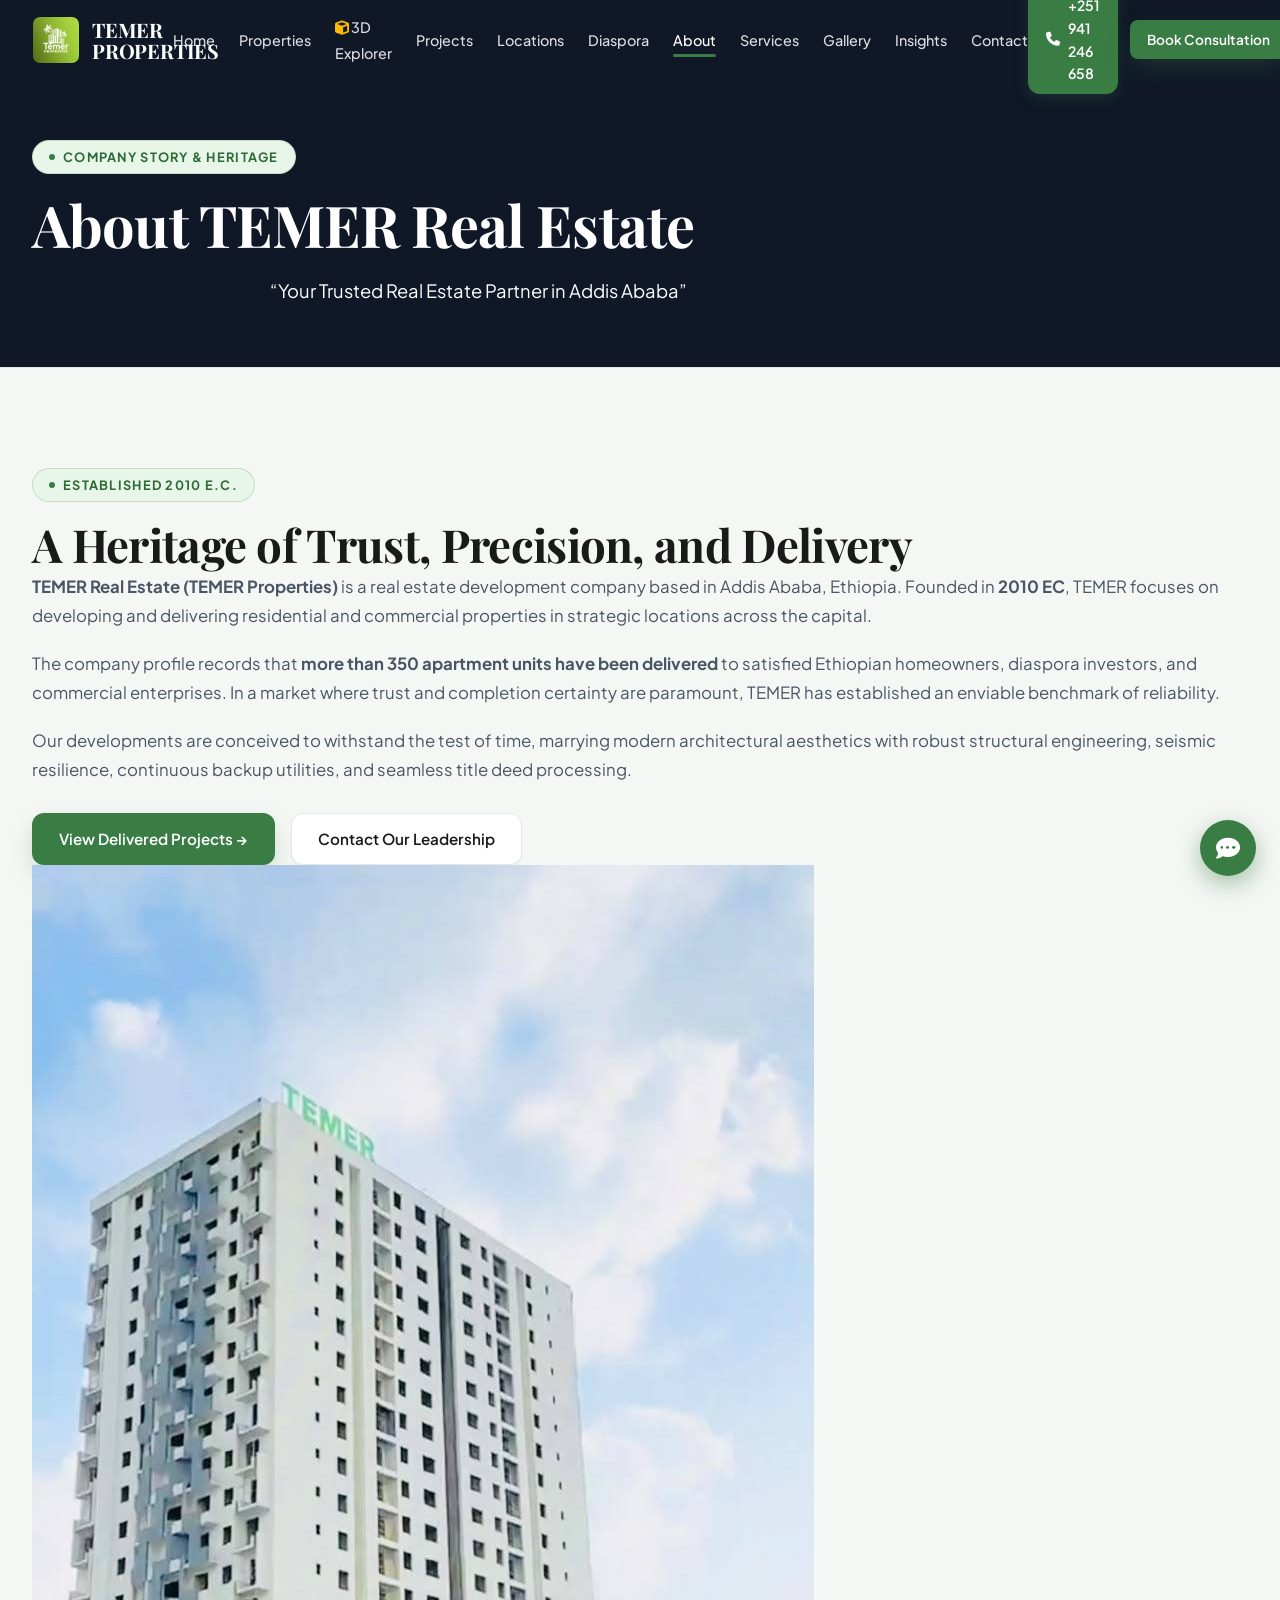
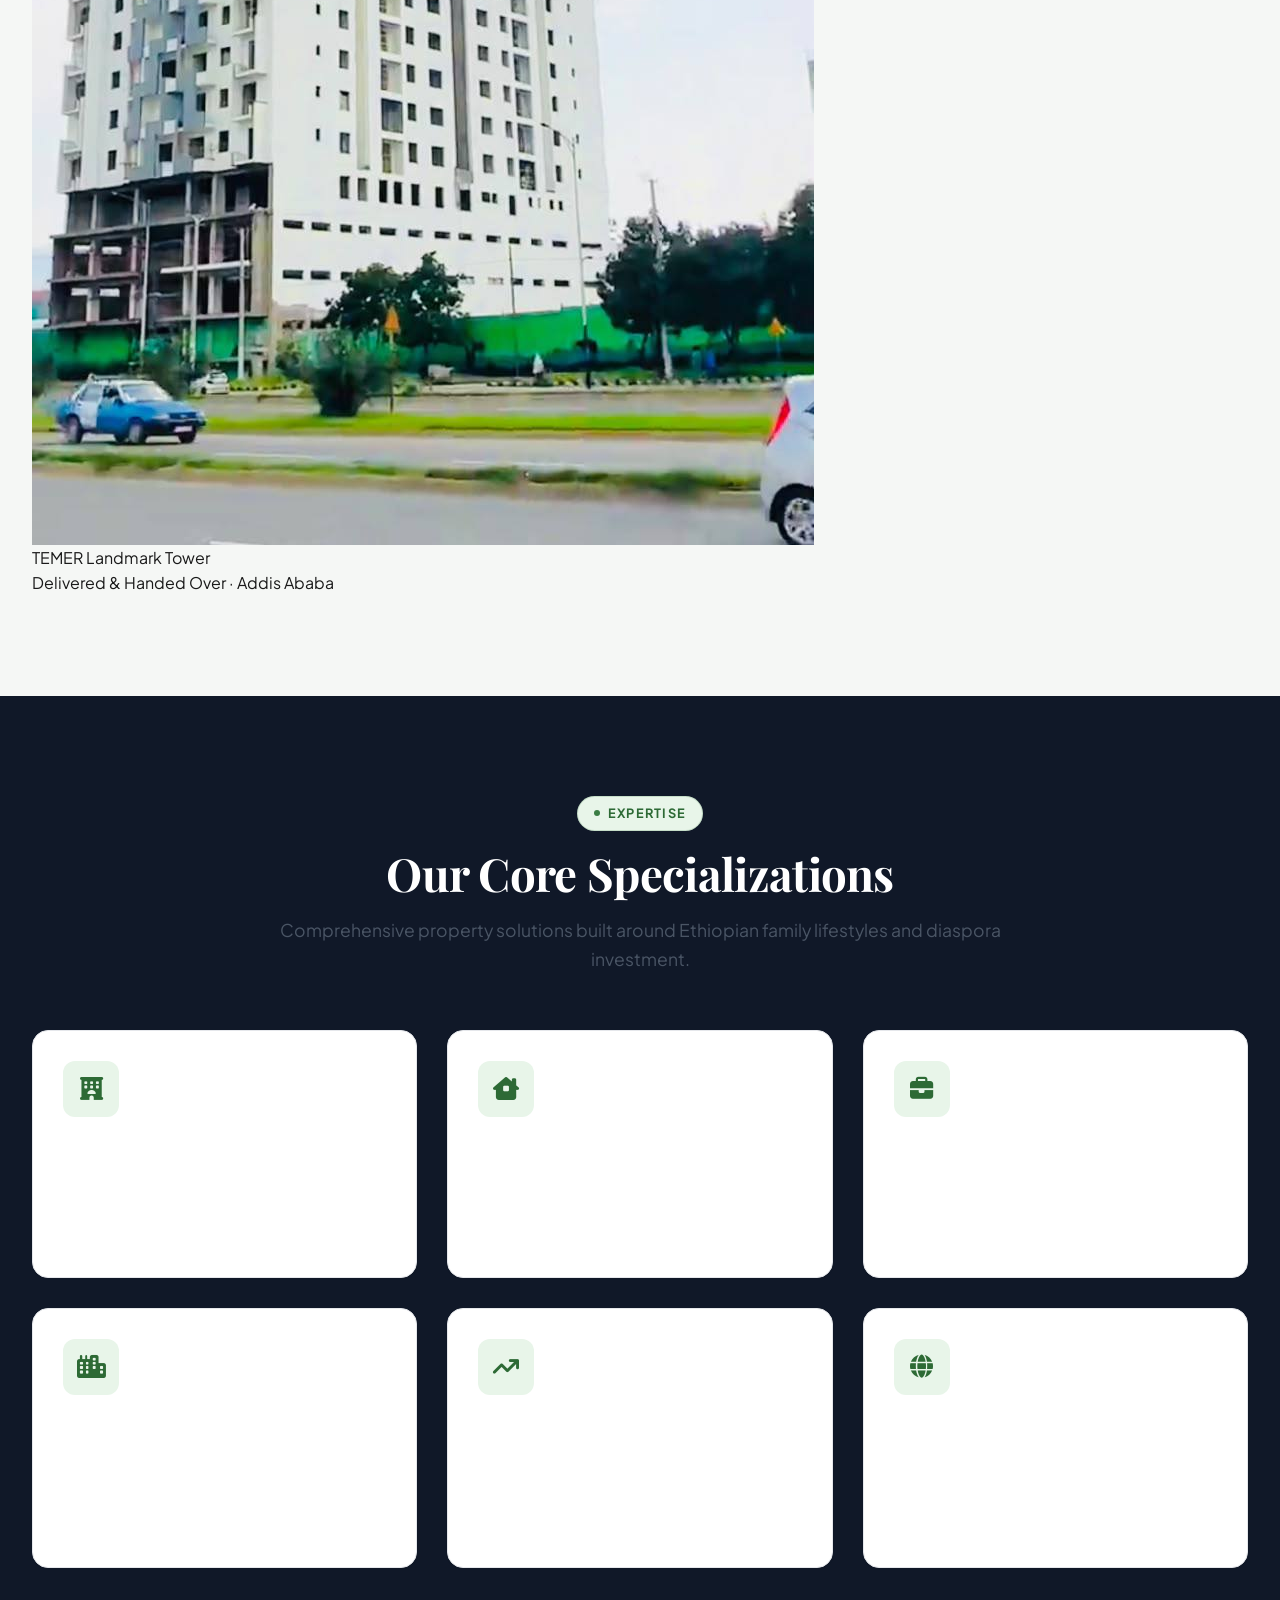
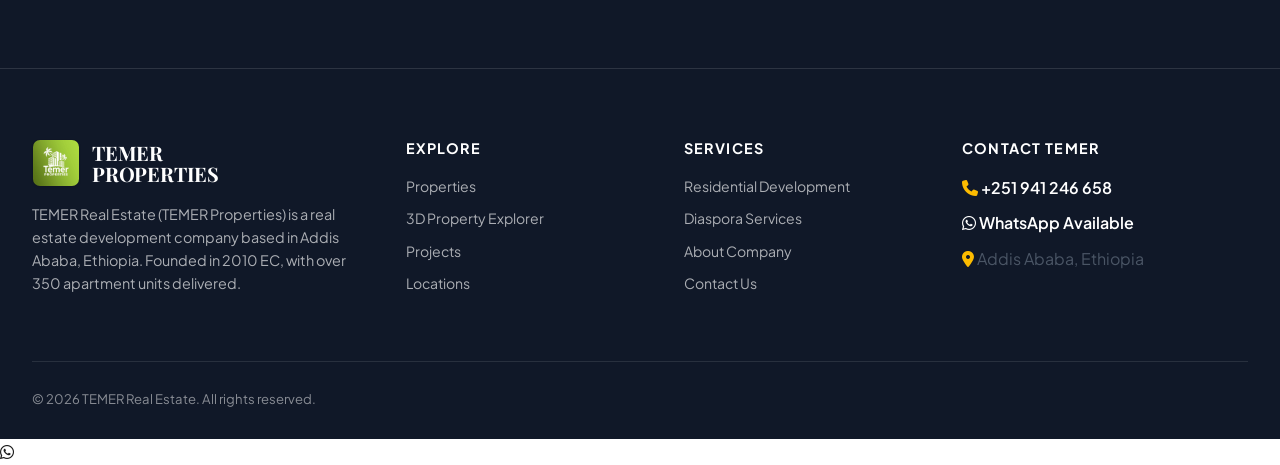
<file: pages/about.html>
<!DOCTYPE html>
<html lang="en">
<head>
  <meta charset="UTF-8">
  <meta name="viewport" content="width=device-width, initial-scale=1.0">
  <title>About TEMER Real Estate | Addis Ababa, Ethiopia</title>
  <meta name="description" content="Learn about TEMER Real Estate (TEMER Properties). Founded in 2010 EC in Addis Ababa, with over 350 apartment units delivered. Your trusted real estate partner in Ethiopia.">

  <!-- Font Awesome -->
  <link rel="stylesheet" href="https://cdnjs.cloudflare.com/ajax/libs/font-awesome/6.5.1/css/all.min.css">

  <!-- Core Stylesheets -->
  <link rel="stylesheet" href="../css/style.css">
  <link rel="stylesheet" href="../css/responsive.css">
  <link rel="stylesheet" href="../css/animations.css">
</head>
<body>

  <!-- Site Header -->
  <header class="site-header scrolled" id="site-header">
    <div class="container header-container">
      <a href="../index.html" class="brand-logo" aria-label="TEMER Real Estate Home">
        <img src="../assets/images/Logo.jpg" alt="Temer Properties" class="brand-logo-img">
        <div class="logo-text">
          <span class="logo-title">TEMER <br>PROPERTIES</span>
        </div>
      </a>

      <nav class="main-nav" id="main-nav">
        <ul class="nav-list">
          <li><a href="../index.html" class="nav-link">Home</a></li>
          <li><a href="properties.html" class="nav-link">Properties</a></li>
          <li><a href="3d-explorer.html" class="nav-link"><i class="fa-solid fa-cube text-gold"></i> 3D Explorer</a></li>
          <li><a href="projects.html" class="nav-link">Projects</a></li>
          <li><a href="locations.html" class="nav-link">Locations</a></li>
          <li><a href="diaspora.html" class="nav-link">Diaspora</a></li>
          <li><a href="about.html" class="nav-link active">About</a></li>
          <li><a href="services.html" class="nav-link">Services</a></li>
          <li><a href="gallery.html" class="nav-link">Gallery</a></li>
          <li><a href="blog.html" class="nav-link">Insights</a></li>
          <li><a href="contact.html" class="nav-link">Contact</a></li>
        </ul>
      </nav>

      <div class="header-actions">
        <a href="tel:+251941246658" class="phone-badge">
          <i class="fa-solid fa-phone"></i> +251 941 246 658
        </a>
        <a href="contact.html#consultation" class="btn btn-primary btn-sm">
          Book Consultation
        </a>
      </div>

      <button class="nav-toggle" id="nav-toggle" aria-label="Toggle navigation">
        <span></span><span></span><span></span>
      </button>
    </div>
  </header>

  <!-- Hero Header -->
  <section class="section section-dark" style="padding-top: 140px; padding-bottom: 60px; border-bottom: 1px solid var(--border-light);">
    <div class="container text-center">
      <div class="badge-tag">Company Story & Heritage</div>
      <h1 style="font-size:clamp(2.4rem, 4.5vw, 3.6rem); margin-bottom: 16px;">
        About TEMER Real Estate
      </h1>
      <p style="max-width: 740px; margin: 0 auto; font-size: 1.15rem; color:var(--neutral-warm);">
        “Your Trusted Real Estate Partner in Addis Ababa”
      </p>
    </div>
  </section>

  <!-- Narrative Section -->
  <section class="section section-alt">
    <div class="container">
      <div class="intro-grid">
        <div>
          <div class="badge-tag">Established 2010 E.C.</div>
          <h2>A Heritage of Trust, Precision, and Delivery</h2>
          <p style="margin-bottom: 20px; font-size:1.05rem; line-height:1.7;">
            <strong>TEMER Real Estate (TEMER Properties)</strong> is a real estate development company based in Addis Ababa, Ethiopia. Founded in <strong>2010 EC</strong>, TEMER focuses on developing and delivering residential and commercial properties in strategic locations across the capital.
          </p>
          <p style="margin-bottom: 20px; font-size:1.05rem; line-height:1.7;">
            The company profile records that <strong>more than 350 apartment units have been delivered</strong> to satisfied Ethiopian homeowners, diaspora investors, and commercial enterprises. In a market where trust and completion certainty are paramount, TEMER has established an enviable benchmark of reliability.
          </p>
          <p style="margin-bottom: 28px; font-size:1.05rem; line-height:1.7;">
            Our developments are conceived to withstand the test of time, marrying modern architectural aesthetics with robust structural engineering, seismic resilience, continuous backup utilities, and seamless title deed processing.
          </p>

          <div style="display:flex; gap:16px; flex-wrap:wrap;">
            <a href="projects.html" class="btn btn-primary">
              View Delivered Projects &rarr;
            </a>
            <a href="contact.html" class="btn btn-secondary">
              Contact Our Leadership
            </a>
          </div>
        </div>

        <div>
          <div class="intro-image-wrapper">
            <img src="../assets/images/photo_2026-10-09_10-14-17.jpg" alt="TEMER Tower in Addis Ababa" class="intro-image">
            <div class="intro-badge-float">
              <div class="intro-badge-title">TEMER Landmark Tower</div>
              <div class="intro-badge-sub">Delivered & Handed Over · Addis Ababa</div>
            </div>
          </div>
        </div>
      </div>
    </div>
  </section>

  <!-- Core Specializations -->
  <section class="section section-dark">
    <div class="container">
      <div class="section-header">
        <div class="badge-tag">Expertise</div>
        <h2>Our Core Specializations</h2>
        <p>Comprehensive property solutions built around Ethiopian family lifestyles and diaspora investment.</p>
      </div>

      <div class="properties-grid">
        <div class="property-card" style="padding:30px;">
          <div class="feature-icon-box" style="margin-bottom:16px;"><i class="fa-solid fa-hotel"></i></div>
          <h3 style="margin-bottom:10px;">Residential Apartments</h3>
          <p style="font-size:0.9rem; line-height:1.6;">Turnkey 2-bedroom, 3-bedroom, and multi-bathroom family apartments with panoramic balconies and modern layouts.</p>
        </div>
        <div class="property-card" style="padding:30px;">
          <div class="feature-icon-box" style="margin-bottom:16px;"><i class="fa-solid fa-house-chimney-window"></i></div>
          <h3 style="margin-bottom:10px;">Modern Homes</h3>
          <p style="font-size:0.9rem; line-height:1.6;">Architecturally designed homes offering functional interior living spaces and low-maintenance convenience.</p>
        </div>
        <div class="property-card" style="padding:30px;">
          <div class="feature-icon-box" style="margin-bottom:16px;"><i class="fa-solid fa-briefcase"></i></div>
          <h3 style="margin-bottom:10px;">Commercial Properties</h3>
          <p style="font-size:0.9rem; line-height:1.6;">High-visibility commercial retail and mezzanine corporate spaces in Bole and Kazanchis.</p>
        </div>
        <div class="property-card" style="padding:30px;">
          <div class="feature-icon-box" style="margin-bottom:16px;"><i class="fa-solid fa-city"></i></div>
          <h3 style="margin-bottom:10px;">Property Development</h3>
          <p style="font-size:0.9rem; line-height:1.6;">Full lifecycle engineering, master architectural planning, and seismic structural execution.</p>
        </div>
        <div class="property-card" style="padding:30px;">
          <div class="feature-icon-box" style="margin-bottom:16px;"><i class="fa-solid fa-arrow-trend-up"></i></div>
          <h3 style="margin-bottom:10px;">Investment Opportunities</h3>
          <p style="font-size:0.9rem; line-height:1.6;">Resilient capital appreciation and sustained double-digit rental returns across Addis Ababa.</p>
        </div>
        <div class="property-card" style="padding:30px;">
          <div class="feature-icon-box" style="margin-bottom:16px;"><i class="fa-solid fa-globe"></i></div>
          <h3 style="margin-bottom:10px;">Diaspora Real Estate</h3>
          <p style="font-size:0.9rem; line-height:1.6;">Specialized remote purchase facilitation, foreign currency accounts, and embassy power of attorney support.</p>
        </div>
      </div>
    </div>
  </section>

  <!-- Footer -->
  <footer class="site-footer">
    <div class="container">
      <div class="footer-top-grid">
        <div class="footer-brand">
          <div class="brand-logo" style="margin-bottom:14px;">
            <img src="../assets/images/Logo.jpg" alt="Temer Properties" class="brand-logo-img">
        <div class="logo-text">
          <span class="logo-title">TEMER <br>PROPERTIES</span>
        </div>
          </div>
          <p>TEMER Real Estate (TEMER Properties) is a real estate development company based in Addis Ababa, Ethiopia. Founded in 2010 EC, with over 350 apartment units delivered.</p>
        </div>
        <div class="footer-column">
          <h4>Explore</h4>
          <div class="footer-links">
            <a href="properties.html">Properties</a>
            <a href="3d-explorer.html">3D Property Explorer</a>
            <a href="projects.html">Projects</a>
            <a href="locations.html">Locations</a>
          </div>
        </div>
        <div class="footer-column">
          <h4>Services</h4>
          <div class="footer-links">
            <a href="services.html">Residential Development</a>
            <a href="diaspora.html">Diaspora Services</a>
            <a href="about.html">About Company</a>
            <a href="contact.html">Contact Us</a>
          </div>
        </div>
        <div class="footer-column">
          <h4>Contact TEMER</h4>
          <div class="footer-links">
            <div style="color:var(--text-white); font-weight:600;"><i class="fa-solid fa-phone text-gold"></i> +251 941 246 658</div>
            <div style="color:var(--temer-green-light); font-weight:600;"><i class="fa-brands fa-whatsapp"></i> WhatsApp Available</div>
            <div style="color:var(--text-secondary);"><i class="fa-solid fa-location-dot text-gold"></i> Addis Ababa, Ethiopia</div>
          </div>
        </div>
      </div>
      <div class="footer-bottom">
        <div>&copy; 2026 TEMER Real Estate. All rights reserved.</div>
      </div>
    </div>
  </footer>

  <!-- Floating WhatsApp -->
  <a href="https://wa.me/251941246658" target="_blank" rel="noopener noreferrer" class="floating-whatsapp" aria-label="Chat on WhatsApp">
    <i class="fa-brands fa-whatsapp"></i>
  </a>

  <script src="../js/main.js"></script>

  <!-- Floating Quick Contact Widget -->
  <div class="floating-contact-widget" id="floating-contact-widget">
    <div class="floating-contact-menu">
      <div class="floating-menu-title">Get in Touch</div>
      <a href="tel:+251941246658" class="floating-menu-item item-phone">
        <i class="fa-solid fa-phone"></i> Call +251 941 246 658
      </a>
      <a href="https://wa.me/251941246658" target="_blank" rel="noopener noreferrer" class="floating-menu-item item-whatsapp">
        <i class="fa-brands fa-whatsapp"></i> Chat on WhatsApp
      </a>
      <a href="https://t.me/Nati2378" target="_blank" rel="noopener noreferrer" class="floating-menu-item item-telegram">
        <i class="fa-brands fa-telegram"></i> Message on Telegram
      </a>
    </div>

    <button class="floating-main-btn" aria-label="Open contact options" title="Quick Contact">
      <i class="fa-solid fa-comment-dots"></i>
    </button>
  </div>

</body>
</html>
</file>
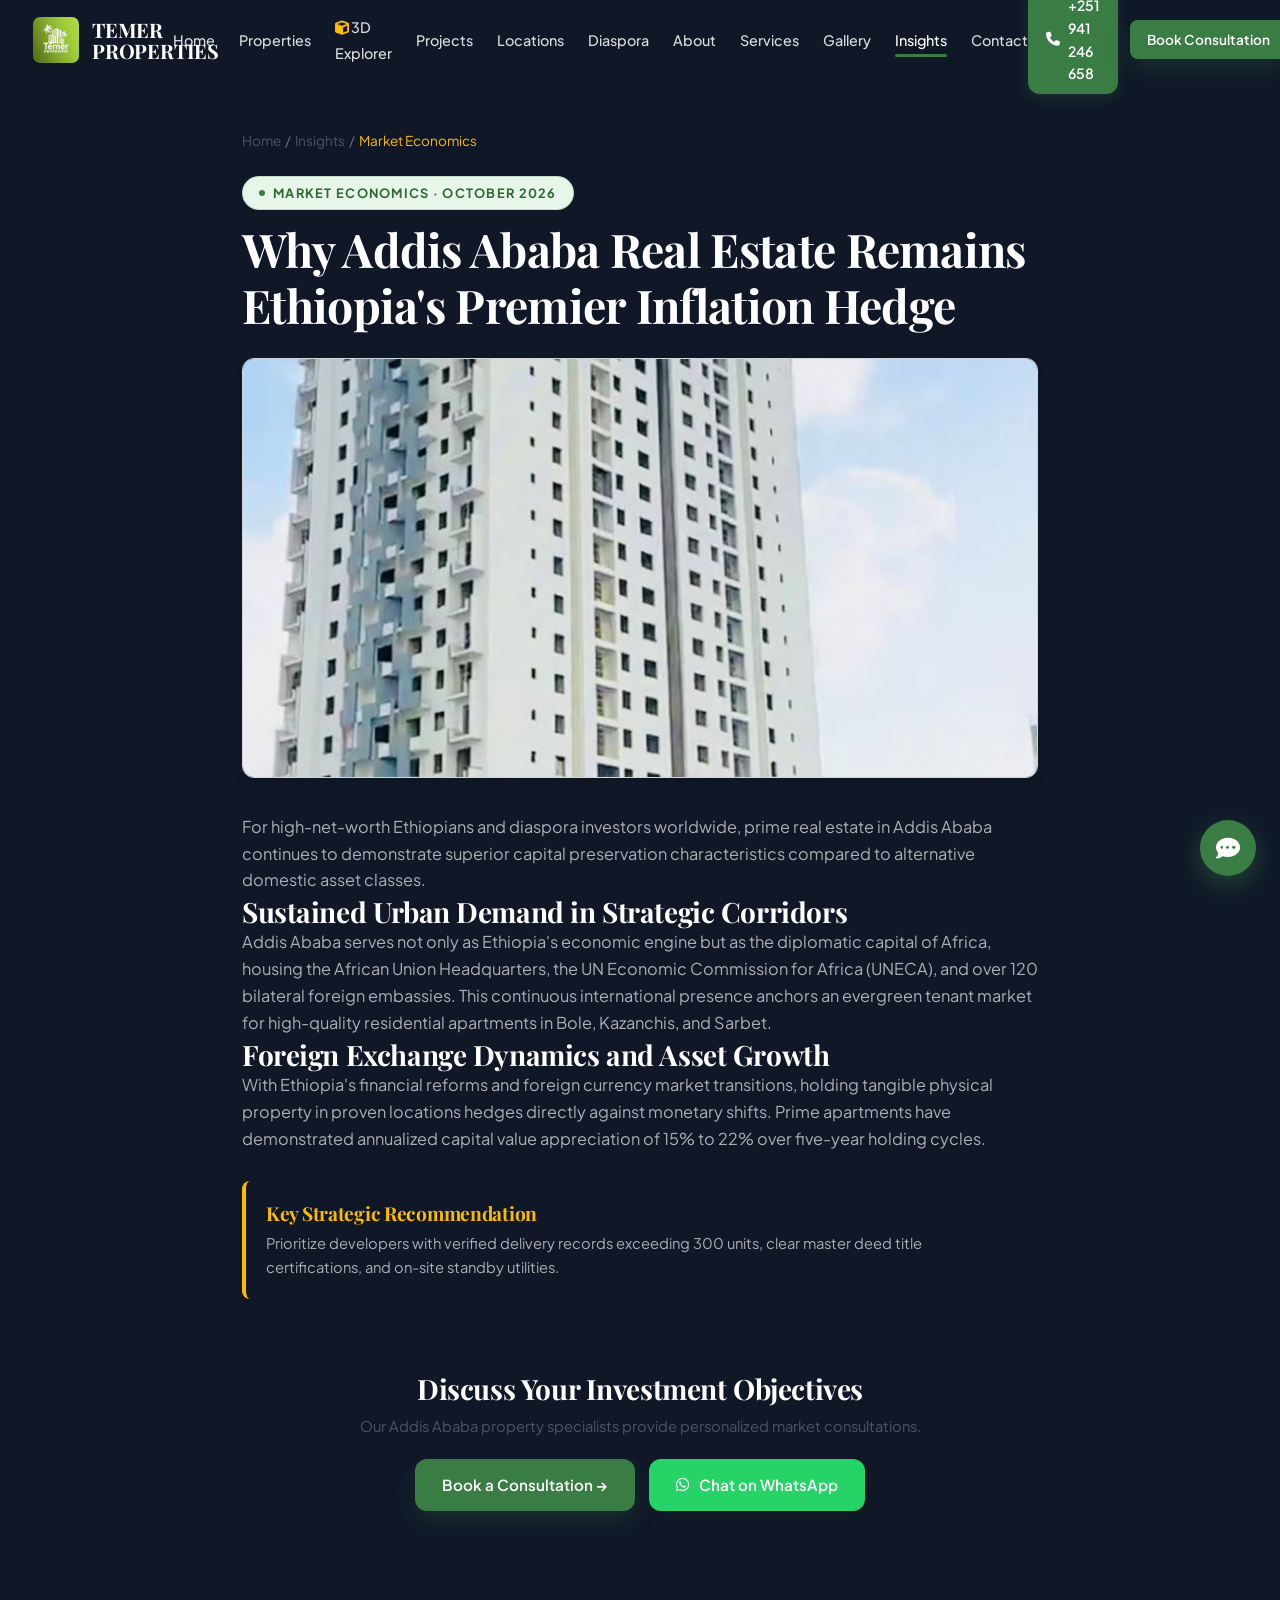
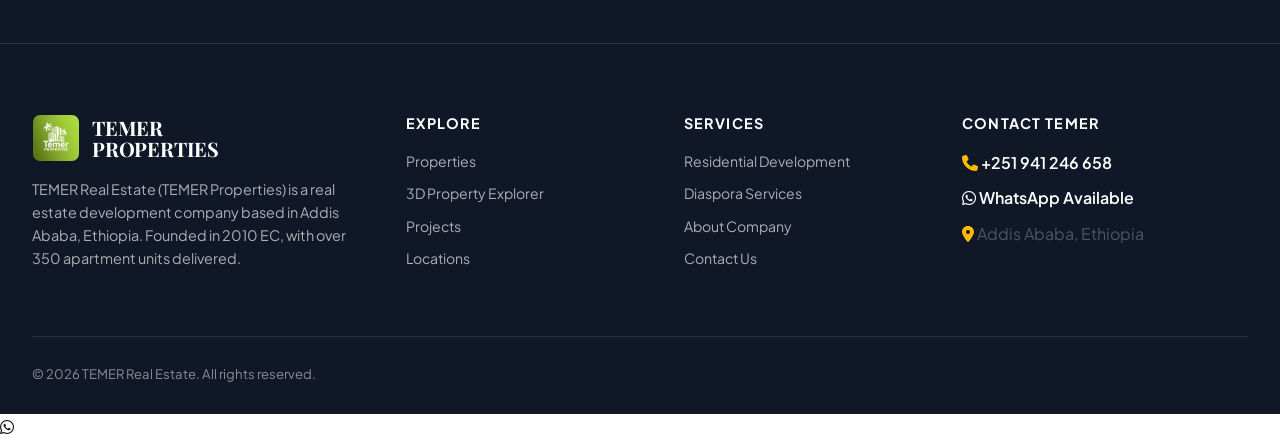
<file: pages/blog-details.html>
<!DOCTYPE html>
<html lang="en">
<head>
  <meta charset="UTF-8">
  <meta name="viewport" content="width=device-width, initial-scale=1.0">
  <title>Real Estate Article | TEMER Real Estate Addis Ababa</title>
  <meta name="description" content="In-depth analysis and guidance on real estate in Addis Ababa, Ethiopia from TEMER Real Estate.">

  <!-- Font Awesome -->
  <link rel="stylesheet" href="https://cdnjs.cloudflare.com/ajax/libs/font-awesome/6.5.1/css/all.min.css">

  <!-- Core Stylesheets -->
  <link rel="stylesheet" href="../css/style.css">
  <link rel="stylesheet" href="../css/responsive.css">
  <link rel="stylesheet" href="../css/animations.css">
</head>
<body>

  <!-- Site Header -->
  <header class="site-header scrolled" id="site-header">
    <div class="container header-container">
      <a href="../index.html" class="brand-logo" aria-label="TEMER Real Estate Home">
        <img src="../assets/images/Logo.jpg" alt="Temer Properties" class="brand-logo-img">
        <div class="logo-text">
          <span class="logo-title">TEMER <br>PROPERTIES</span>
        </div>
      </a>

      <nav class="main-nav" id="main-nav">
        <ul class="nav-list">
          <li><a href="../index.html" class="nav-link">Home</a></li>
          <li><a href="properties.html" class="nav-link">Properties</a></li>
          <li><a href="3d-explorer.html" class="nav-link"><i class="fa-solid fa-cube text-gold"></i> 3D Explorer</a></li>
          <li><a href="projects.html" class="nav-link">Projects</a></li>
          <li><a href="locations.html" class="nav-link">Locations</a></li>
          <li><a href="diaspora.html" class="nav-link">Diaspora</a></li>
          <li><a href="about.html" class="nav-link">About</a></li>
          <li><a href="services.html" class="nav-link">Services</a></li>
          <li><a href="gallery.html" class="nav-link">Gallery</a></li>
          <li><a href="blog.html" class="nav-link active">Insights</a></li>
          <li><a href="contact.html" class="nav-link">Contact</a></li>
        </ul>
      </nav>

      <div class="header-actions">
        <a href="tel:+251941246658" class="phone-badge">
          <i class="fa-solid fa-phone"></i> +251 941 246 658
        </a>
        <a href="contact.html#consultation" class="btn btn-primary btn-sm">
          Book Consultation
        </a>
      </div>

      <button class="nav-toggle" id="nav-toggle" aria-label="Toggle navigation">
        <span></span><span></span><span></span>
      </button>
    </div>
  </header>

  <!-- Article Reader Container -->
  <main class="section section-dark" style="padding-top: 130px; min-height: 80vh;" id="article-reader-main">
    <div class="container" style="max-width: 860px;" id="article-content-container">
      <!-- Injected via JavaScript -->
    </div>
  </main>

  <!-- Footer -->
  <footer class="site-footer">
    <div class="container">
      <div class="footer-top-grid">
        <div class="footer-brand">
          <div class="brand-logo" style="margin-bottom:14px;">
            <img src="../assets/images/Logo.jpg" alt="Temer Properties" class="brand-logo-img">
        <div class="logo-text">
          <span class="logo-title">TEMER <br>PROPERTIES</span>
        </div>
          </div>
          <p>TEMER Real Estate (TEMER Properties) is a real estate development company based in Addis Ababa, Ethiopia. Founded in 2010 EC, with over 350 apartment units delivered.</p>
        </div>
        <div class="footer-column">
          <h4>Explore</h4>
          <div class="footer-links">
            <a href="properties.html">Properties</a>
            <a href="3d-explorer.html">3D Property Explorer</a>
            <a href="projects.html">Projects</a>
            <a href="locations.html">Locations</a>
          </div>
        </div>
        <div class="footer-column">
          <h4>Services</h4>
          <div class="footer-links">
            <a href="services.html">Residential Development</a>
            <a href="diaspora.html">Diaspora Services</a>
            <a href="about.html">About Company</a>
            <a href="contact.html">Contact Us</a>
          </div>
        </div>
        <div class="footer-column">
          <h4>Contact TEMER</h4>
          <div class="footer-links">
            <div style="color:var(--text-white); font-weight:600;"><i class="fa-solid fa-phone text-gold"></i> +251 941 246 658</div>
            <div style="color:var(--temer-green-light); font-weight:600;"><i class="fa-brands fa-whatsapp"></i> WhatsApp Available</div>
            <div style="color:var(--text-secondary);"><i class="fa-solid fa-location-dot text-gold"></i> Addis Ababa, Ethiopia</div>
          </div>
        </div>
      </div>
      <div class="footer-bottom">
        <div>&copy; 2026 TEMER Real Estate. All rights reserved.</div>
      </div>
    </div>
  </footer>

  <!-- Floating WhatsApp -->
  <a href="https://wa.me/251941246658" target="_blank" rel="noopener noreferrer" class="floating-whatsapp" aria-label="Chat on WhatsApp">
    <i class="fa-brands fa-whatsapp"></i>
  </a>

  <script src="../js/main.js"></script>
  <script>
    document.addEventListener('DOMContentLoaded', () => {
      const container = document.getElementById('article-content-container');
      if (!container) return;

      const params = new URLSearchParams(window.location.search);
      const articleId = params.get('id') || 'diaspora-investment-guide';

      const articles = {
        'diaspora-investment-guide': {
          title: "Why Addis Ababa Real Estate Remains Ethiopia's Premier Inflation Hedge",
          category: "Market Economics",
          date: "October 2026",
          image: "../assets/images/photo_2026-10-09_10-14-17.jpg",
          content: `
            <p>For high-net-worth Ethiopians and diaspora investors worldwide, prime real estate in Addis Ababa continues to demonstrate superior capital preservation characteristics compared to alternative domestic asset classes.</p>
            <h3>Sustained Urban Demand in Strategic Corridors</h3>
            <p>Addis Ababa serves not only as Ethiopia's economic engine but as the diplomatic capital of Africa, housing the African Union Headquarters, the UN Economic Commission for Africa (UNECA), and over 120 bilateral foreign embassies. This continuous international presence anchors an evergreen tenant market for high-quality residential apartments in Bole, Kazanchis, and Sarbet.</p>
            <h3>Foreign Exchange Dynamics and Asset Growth</h3>
            <p>With Ethiopia's financial reforms and foreign currency market transitions, holding tangible physical property in proven locations hedges directly against monetary shifts. Prime apartments have demonstrated annualized capital value appreciation of 15% to 22% over five-year holding cycles.</p>
            <div style="background:var(--bg-secondary); border-left:4px solid var(--gold-primary); padding:20px; border-radius:var(--radius-sm); margin:28px 0;">
              <h4 style="color:var(--gold-primary); margin-bottom:6px;">Key Strategic Recommendation</h4>
              <p style="margin:0; font-size:0.92rem;">Prioritize developers with verified delivery records exceeding 300 units, clear master deed title certifications, and on-site standby utilities.</p>
            </div>
          `
        },
        'foreign-currency-account-guide': {
          title: "Navigating Foreign Currency Account Remittance & Power of Attorney",
          category: "Diaspora Advisory",
          date: "September 2026",
          image: "../assets/images/posters/poster_video1.jpg",
          content: `
            <p>Purchasing real estate in Addis Ababa from North America, Europe, or the Gulf requires a clear understanding of the National Bank of Ethiopia's foreign exchange regulations and legal authentication pathways.</p>
            <h3>Foreign Currency Account (FCA) Remittances</h3>
            <p>Diaspora buyers are eligible to maintain foreign currency accounts in Ethiopian commercial banks, transferring funds via international SWIFT wire transfers (USD, EUR, GBP). These transactions establish legal proof of inward remittance, qualifying buyers for authorized banking privileges.</p>
            <h3>Power of Attorney (Wekilna) Process</h3>
            <p>If you cannot travel to Addis Ababa to finalize your purchase agreement, you can authenticate a specialized Power of Attorney (Wekilna) through your jurisdiction's Ethiopian Embassy or Consulate. This document empowers your designated representative to inspect finishing milestones and accept keys upon formal building commissioning.</p>
          `
        },
        'construction-standards-ethiopia': {
          title: "Soundproofing, Water Reserves, and Generator Redundancy in High-Rise Living",
          category: "Architecture & Quality",
          date: "August 2026",
          image: "../assets/images/posters/poster_video3.jpg",
          content: `
            <p>Modern luxury in Addis Ababa is defined not solely by marble lobbies, but by the unseen engineering redundancies that guarantee daily peace and comfort.</p>
            <h3>Acoustic Soundproofing & Double Glazing</h3>
            <p>Urban density along vibrant avenues requires high-performance sound-insulating facades. TEMER developments incorporate double-glazed thermal and acoustic glass panels that substantially dampen exterior street ambient noise while optimizing interior temperature stability.</p>
            <h3>Uninterrupted Standby Power & Water Reserves</h3>
            <p>TEMER towers feature industrial-grade automatic standby generators synchronized to power passenger lifts, water booster pumps, security monitoring systems, and household appliances during municipal maintenance. Furthermore, multi-chamber underground and overhead water storage guarantees independent water autonomy.</p>
          `
        },
        'bole-vs-kazanchis-investment': {
          title: "Bole vs. Kazanchis: Selecting the Ideal Corridor for Rental Yield",
          category: "Investment Strategy",
          date: "July 2026",
          image: "../assets/images/posters/poster_video4.jpg",
          content: `
            <p>When selecting a high-yield residential investment in Addis Ababa, buyers often compare Bole with Kazanchis. Both represent top-tier locations, yet cater to subtly distinct tenant profiles.</p>
            <h3>Bole: Lifestyle, Commerce & Diaspora Hub</h3>
            <p>Bole is the pulsating lifestyle capital, adjacent to Bole International Airport, luxury hotels, and modern shopping plazas. It is the premier choice for visiting diaspora families and corporate executives who prize convenience and vibrant nightlife.</p>
            <h3>Kazanchis: The Diplomatic & Institutional Enclave</h3>
            <p>Kazanchis centers on the United Nations Economic Commission for Africa (UNECA) and governmental ministries. Expatriate diplomats and international NGO consultants prioritize Kazanchis for short walking commutes, established security corridors, and quiet residential luxury.</p>
          `
        }
      };

      const article = articles[articleId] || articles['diaspora-investment-guide'];
      document.title = `${article.title} | TEMER Insights`;

      container.innerHTML = `
        <nav aria-label="Breadcrumb" style="margin-bottom:24px; font-size:0.85rem; color:var(--text-muted);">
          <a href="../index.html" style="color:var(--text-secondary);">Home</a> &nbsp;/&nbsp;
          <a href="blog.html" style="color:var(--text-secondary);">Insights</a> &nbsp;/&nbsp;
          <span style="color:var(--gold-primary);">${article.category}</span>
        </nav>

        <div class="badge-tag" style="margin-bottom:12px;">${article.category} · ${article.date}</div>
        <h1 style="font-size:clamp(2rem, 3.8vw, 2.9rem); line-height:1.2; margin-bottom:24px;">
          ${article.title}
        </h1>

        <div style="height:420px; border-radius:var(--radius-md); overflow:hidden; border:1px solid var(--border-medium); margin-bottom:36px; box-shadow:var(--shadow-lg);">
          <img src="${article.image}" alt="${article.title}" style="width:100%; height:100%; object-fit:cover;">
        </div>

        <div style="font-size:1.08rem; line-height:1.8; color:var(--text-primary); margin-bottom:40px;">
          ${article.content}
        </div>

        <div style="background:var(--bg-card); border:1px solid var(--gold-border); border-radius:var(--radius-md); padding:32px; text-align:center;">
          <h3 style="margin-bottom:8px;">Discuss Your Investment Objectives</h3>
          <p style="font-size:0.92rem; color:var(--text-secondary); margin-bottom:20px;">
            Our Addis Ababa property specialists provide personalized market consultations.
          </p>
          <div style="display:flex; justify-content:center; gap:14px; flex-wrap:wrap;">
            <a href="contact.html#consultation" class="btn btn-primary">
              Book a Consultation &rarr;
            </a>
            <a href="https://wa.me/251941246658" target="_blank" rel="noopener noreferrer" class="btn btn-whatsapp">
              <i class="fa-brands fa-whatsapp"></i> Chat on WhatsApp
            </a>
          </div>
        </div>
      `;
    });
  </script>

  <!-- Floating Quick Contact Widget -->
  <div class="floating-contact-widget" id="floating-contact-widget">
    <div class="floating-contact-menu">
      <div class="floating-menu-title">Get in Touch</div>
      <a href="tel:+251941246658" class="floating-menu-item item-phone">
        <i class="fa-solid fa-phone"></i> Call +251 941 246 658
      </a>
      <a href="https://wa.me/251941246658" target="_blank" rel="noopener noreferrer" class="floating-menu-item item-whatsapp">
        <i class="fa-brands fa-whatsapp"></i> Chat on WhatsApp
      </a>
      <a href="https://t.me/Nati2378" target="_blank" rel="noopener noreferrer" class="floating-menu-item item-telegram">
        <i class="fa-brands fa-telegram"></i> Message on Telegram
      </a>
    </div>

    <button class="floating-main-btn" aria-label="Open contact options" title="Quick Contact">
      <i class="fa-solid fa-comment-dots"></i>
    </button>
  </div>

</body>
</html>
</file>
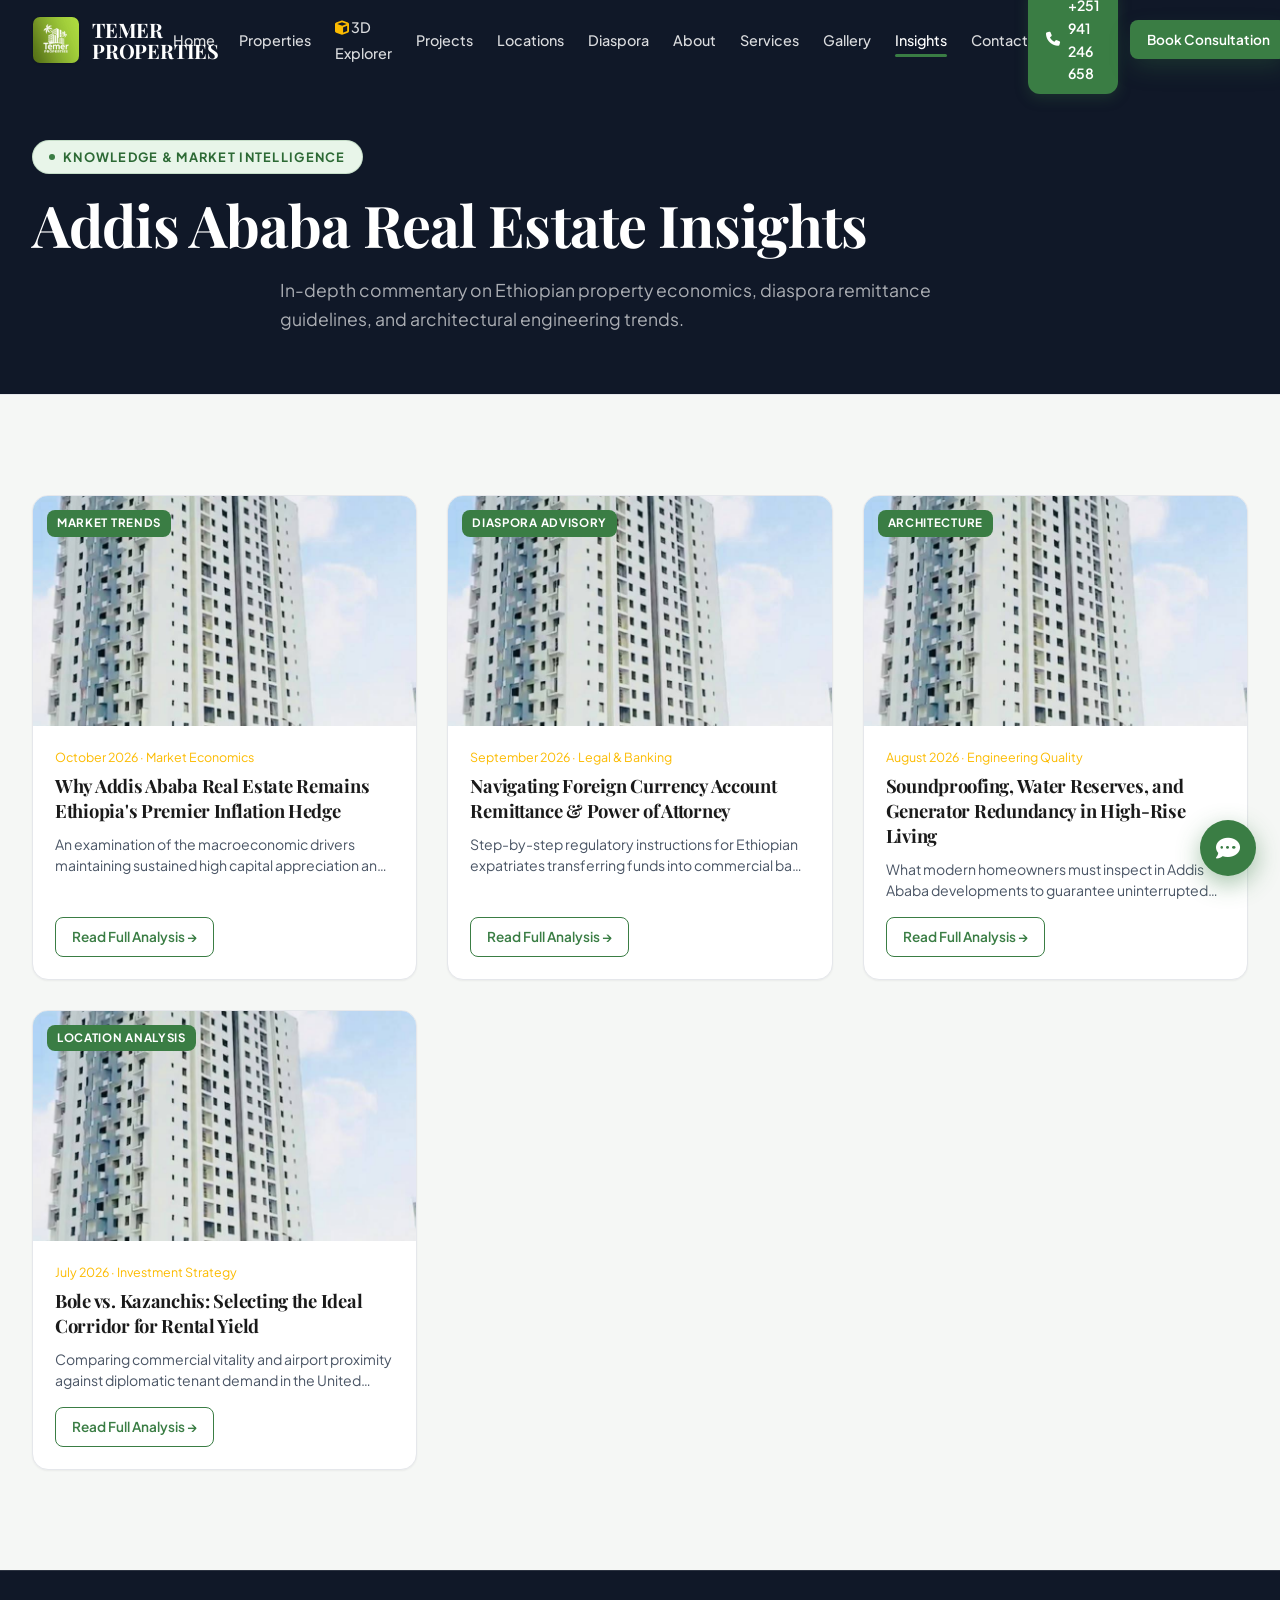
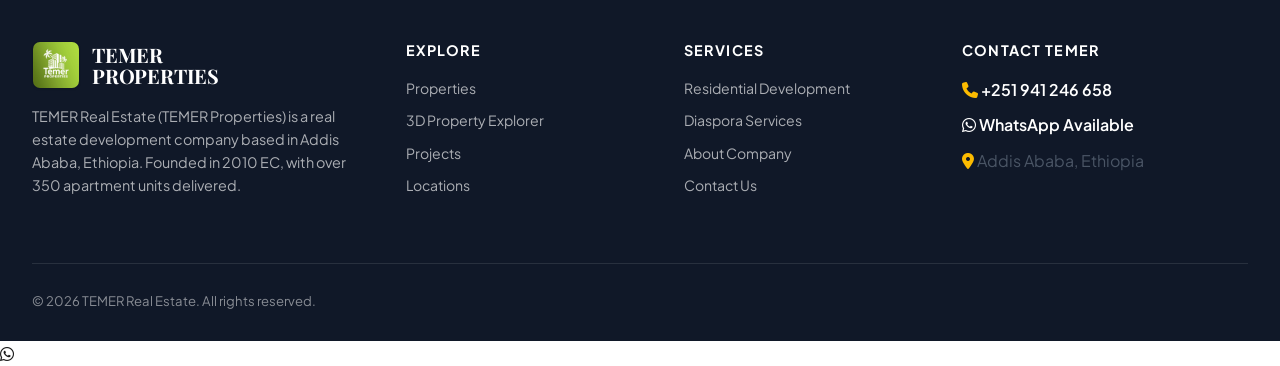
<file: pages/blog.html>
<!DOCTYPE html>
<html lang="en">
<head>
  <meta charset="UTF-8">
  <meta name="viewport" content="width=device-width, initial-scale=1.0">
  <title>Real Estate Insights & News | TEMER Real Estate Addis Ababa</title>
  <meta name="description" content="Expert analysis on Addis Ababa real estate trends, diaspora buying regulations, property appreciation, and architectural construction standards.">

  <!-- Font Awesome -->
  <link rel="stylesheet" href="https://cdnjs.cloudflare.com/ajax/libs/font-awesome/6.5.1/css/all.min.css">

  <!-- Core Stylesheets -->
  <link rel="stylesheet" href="../css/style.css">
  <link rel="stylesheet" href="../css/responsive.css">
  <link rel="stylesheet" href="../css/animations.css">
</head>
<body>

  <!-- Site Header -->
  <header class="site-header scrolled" id="site-header">
    <div class="container header-container">
      <a href="../index.html" class="brand-logo" aria-label="TEMER Real Estate Home">
        <img src="../assets/images/Logo.jpg" alt="Temer Properties" class="brand-logo-img">
        <div class="logo-text">
          <span class="logo-title">TEMER <br>PROPERTIES</span>
        </div>
      </a>

      <nav class="main-nav" id="main-nav">
        <ul class="nav-list">
          <li><a href="../index.html" class="nav-link">Home</a></li>
          <li><a href="properties.html" class="nav-link">Properties</a></li>
          <li><a href="3d-explorer.html" class="nav-link"><i class="fa-solid fa-cube text-gold"></i> 3D Explorer</a></li>
          <li><a href="projects.html" class="nav-link">Projects</a></li>
          <li><a href="locations.html" class="nav-link">Locations</a></li>
          <li><a href="diaspora.html" class="nav-link">Diaspora</a></li>
          <li><a href="about.html" class="nav-link">About</a></li>
          <li><a href="services.html" class="nav-link">Services</a></li>
          <li><a href="gallery.html" class="nav-link">Gallery</a></li>
          <li><a href="blog.html" class="nav-link active">Insights</a></li>
          <li><a href="contact.html" class="nav-link">Contact</a></li>
        </ul>
      </nav>

      <div class="header-actions">
        <a href="tel:+251941246658" class="phone-badge">
          <i class="fa-solid fa-phone"></i> +251 941 246 658
        </a>
        <a href="contact.html#consultation" class="btn btn-primary btn-sm">
          Book Consultation
        </a>
      </div>

      <button class="nav-toggle" id="nav-toggle" aria-label="Toggle navigation">
        <span></span><span></span><span></span>
      </button>
    </div>
  </header>

  <!-- Hero Header -->
  <section class="section section-dark" style="padding-top: 140px; padding-bottom: 60px; border-bottom: 1px solid var(--border-light);">
    <div class="container text-center">
      <div class="badge-tag">Knowledge & Market Intelligence</div>
      <h1 style="font-size:clamp(2.4rem, 4.5vw, 3.6rem); margin-bottom: 16px;">
        Addis Ababa Real Estate Insights
      </h1>
      <p style="max-width: 720px; margin: 0 auto; font-size: 1.1rem;">
        In-depth commentary on Ethiopian property economics, diaspora remittance guidelines, and architectural engineering trends.
      </p>
    </div>
  </section>

  <!-- Articles Grid -->
  <section class="section section-alt">
    <div class="container">
      <div class="properties-grid">
        
        <!-- Article 1 -->
        <article class="property-card">
          <div class="card-media">
            <img src="../assets/images/photo_2026-10-09_10-14-17.jpg" alt="Addis Ababa Property Market" class="card-img" loading="lazy">
            <span class="card-badge-status">Market Trends</span>
          </div>
          <div class="card-body">
            <div style="font-size:0.78rem; color:var(--gold-primary); margin-bottom:6px;">October 2026 · Market Economics</div>
            <h3 class="card-title"><a href="blog-details.html?id=diaspora-investment-guide">Why Addis Ababa Real Estate Remains Ethiopia's Premier Inflation Hedge</a></h3>
            <p class="card-description">
              An examination of the macroeconomic drivers maintaining sustained high capital appreciation and double-digit rental yields across Bole, Kazanchis, and Sarbet.
            </p>
            <div style="margin-top:auto;">
              <a href="blog-details.html?id=diaspora-investment-guide" class="btn btn-outline-gold btn-sm">Read Full Analysis &rarr;</a>
            </div>
          </div>
        </article>

        <!-- Article 2 -->
        <article class="property-card">
          <div class="card-media">
            <img src="../assets/images/posters/poster_video1.jpg" alt="Foreign currency account guide" class="card-img" loading="lazy">
            <span class="card-badge-status">Diaspora Advisory</span>
          </div>
          <div class="card-body">
            <div style="font-size:0.78rem; color:var(--gold-primary); margin-bottom:6px;">September 2026 · Legal & Banking</div>
            <h3 class="card-title"><a href="blog-details.html?id=foreign-currency-account-guide">Navigating Foreign Currency Account Remittance & Power of Attorney</a></h3>
            <p class="card-description">
              Step-by-step regulatory instructions for Ethiopian expatriates transferring funds into commercial bank accounts for verified real estate purchases.
            </p>
            <div style="margin-top:auto;">
              <a href="blog-details.html?id=foreign-currency-account-guide" class="btn btn-outline-gold btn-sm">Read Full Analysis &rarr;</a>
            </div>
          </div>
        </article>

        <!-- Article 3 -->
        <article class="property-card">
          <div class="card-media">
            <img src="../assets/images/posters/poster_video3.jpg" alt="Construction standards" class="card-img" loading="lazy">
            <span class="card-badge-status">Architecture</span>
          </div>
          <div class="card-body">
            <div style="font-size:0.78rem; color:var(--gold-primary); margin-bottom:6px;">August 2026 · Engineering Quality</div>
            <h3 class="card-title"><a href="blog-details.html?id=construction-standards-ethiopia">Soundproofing, Water Reserves, and Generator Redundancy in High-Rise Living</a></h3>
            <p class="card-description">
              What modern homeowners must inspect in Addis Ababa developments to guarantee uninterrupted daily comfort and structural peace of mind.
            </p>
            <div style="margin-top:auto;">
              <a href="blog-details.html?id=construction-standards-ethiopia" class="btn btn-outline-gold btn-sm">Read Full Analysis &rarr;</a>
            </div>
          </div>
        </article>

        <!-- Article 4 -->
        <article class="property-card">
          <div class="card-media">
            <img src="../assets/images/posters/poster_video4.jpg" alt="Location comparison" class="card-img" loading="lazy">
            <span class="card-badge-status">Location Analysis</span>
          </div>
          <div class="card-body">
            <div style="font-size:0.78rem; color:var(--gold-primary); margin-bottom:6px;">July 2026 · Investment Strategy</div>
            <h3 class="card-title"><a href="blog-details.html?id=bole-vs-kazanchis-investment">Bole vs. Kazanchis: Selecting the Ideal Corridor for Rental Yield</a></h3>
            <p class="card-description">
              Comparing commercial vitality and airport proximity against diplomatic tenant demand in the United Nations corridor.
            </p>
            <div style="margin-top:auto;">
              <a href="blog-details.html?id=bole-vs-kazanchis-investment" class="btn btn-outline-gold btn-sm">Read Full Analysis &rarr;</a>
            </div>
          </div>
        </article>
      </div>
    </div>
  </section>

  <!-- Footer -->
  <footer class="site-footer">
    <div class="container">
      <div class="footer-top-grid">
        <div class="footer-brand">
          <div class="brand-logo" style="margin-bottom:14px;">
            <img src="../assets/images/Logo.jpg" alt="Temer Properties" class="brand-logo-img">
        <div class="logo-text">
          <span class="logo-title">TEMER <br>PROPERTIES</span>
        </div>
          </div>
          <p>TEMER Real Estate (TEMER Properties) is a real estate development company based in Addis Ababa, Ethiopia. Founded in 2010 EC, with over 350 apartment units delivered.</p>
        </div>
        <div class="footer-column">
          <h4>Explore</h4>
          <div class="footer-links">
            <a href="properties.html">Properties</a>
            <a href="3d-explorer.html">3D Property Explorer</a>
            <a href="projects.html">Projects</a>
            <a href="locations.html">Locations</a>
          </div>
        </div>
        <div class="footer-column">
          <h4>Services</h4>
          <div class="footer-links">
            <a href="services.html">Residential Development</a>
            <a href="diaspora.html">Diaspora Services</a>
            <a href="about.html">About Company</a>
            <a href="contact.html">Contact Us</a>
          </div>
        </div>
        <div class="footer-column">
          <h4>Contact TEMER</h4>
          <div class="footer-links">
            <div style="color:var(--text-white); font-weight:600;"><i class="fa-solid fa-phone text-gold"></i> +251 941 246 658</div>
            <div style="color:var(--temer-green-light); font-weight:600;"><i class="fa-brands fa-whatsapp"></i> WhatsApp Available</div>
            <div style="color:var(--text-secondary);"><i class="fa-solid fa-location-dot text-gold"></i> Addis Ababa, Ethiopia</div>
          </div>
        </div>
      </div>
      <div class="footer-bottom">
        <div>&copy; 2026 TEMER Real Estate. All rights reserved.</div>
      </div>
    </div>
  </footer>

  <!-- Floating WhatsApp -->
  <a href="https://wa.me/251941246658" target="_blank" rel="noopener noreferrer" class="floating-whatsapp" aria-label="Chat on WhatsApp">
    <i class="fa-brands fa-whatsapp"></i>
  </a>

  <script src="../js/main.js"></script>

  <!-- Floating Quick Contact Widget -->
  <div class="floating-contact-widget" id="floating-contact-widget">
    <div class="floating-contact-menu">
      <div class="floating-menu-title">Get in Touch</div>
      <a href="tel:+251941246658" class="floating-menu-item item-phone">
        <i class="fa-solid fa-phone"></i> Call +251 941 246 658
      </a>
      <a href="https://wa.me/251941246658" target="_blank" rel="noopener noreferrer" class="floating-menu-item item-whatsapp">
        <i class="fa-brands fa-whatsapp"></i> Chat on WhatsApp
      </a>
      <a href="https://t.me/Nati2378" target="_blank" rel="noopener noreferrer" class="floating-menu-item item-telegram">
        <i class="fa-brands fa-telegram"></i> Message on Telegram
      </a>
    </div>

    <button class="floating-main-btn" aria-label="Open contact options" title="Quick Contact">
      <i class="fa-solid fa-comment-dots"></i>
    </button>
  </div>

</body>
</html>
</file>
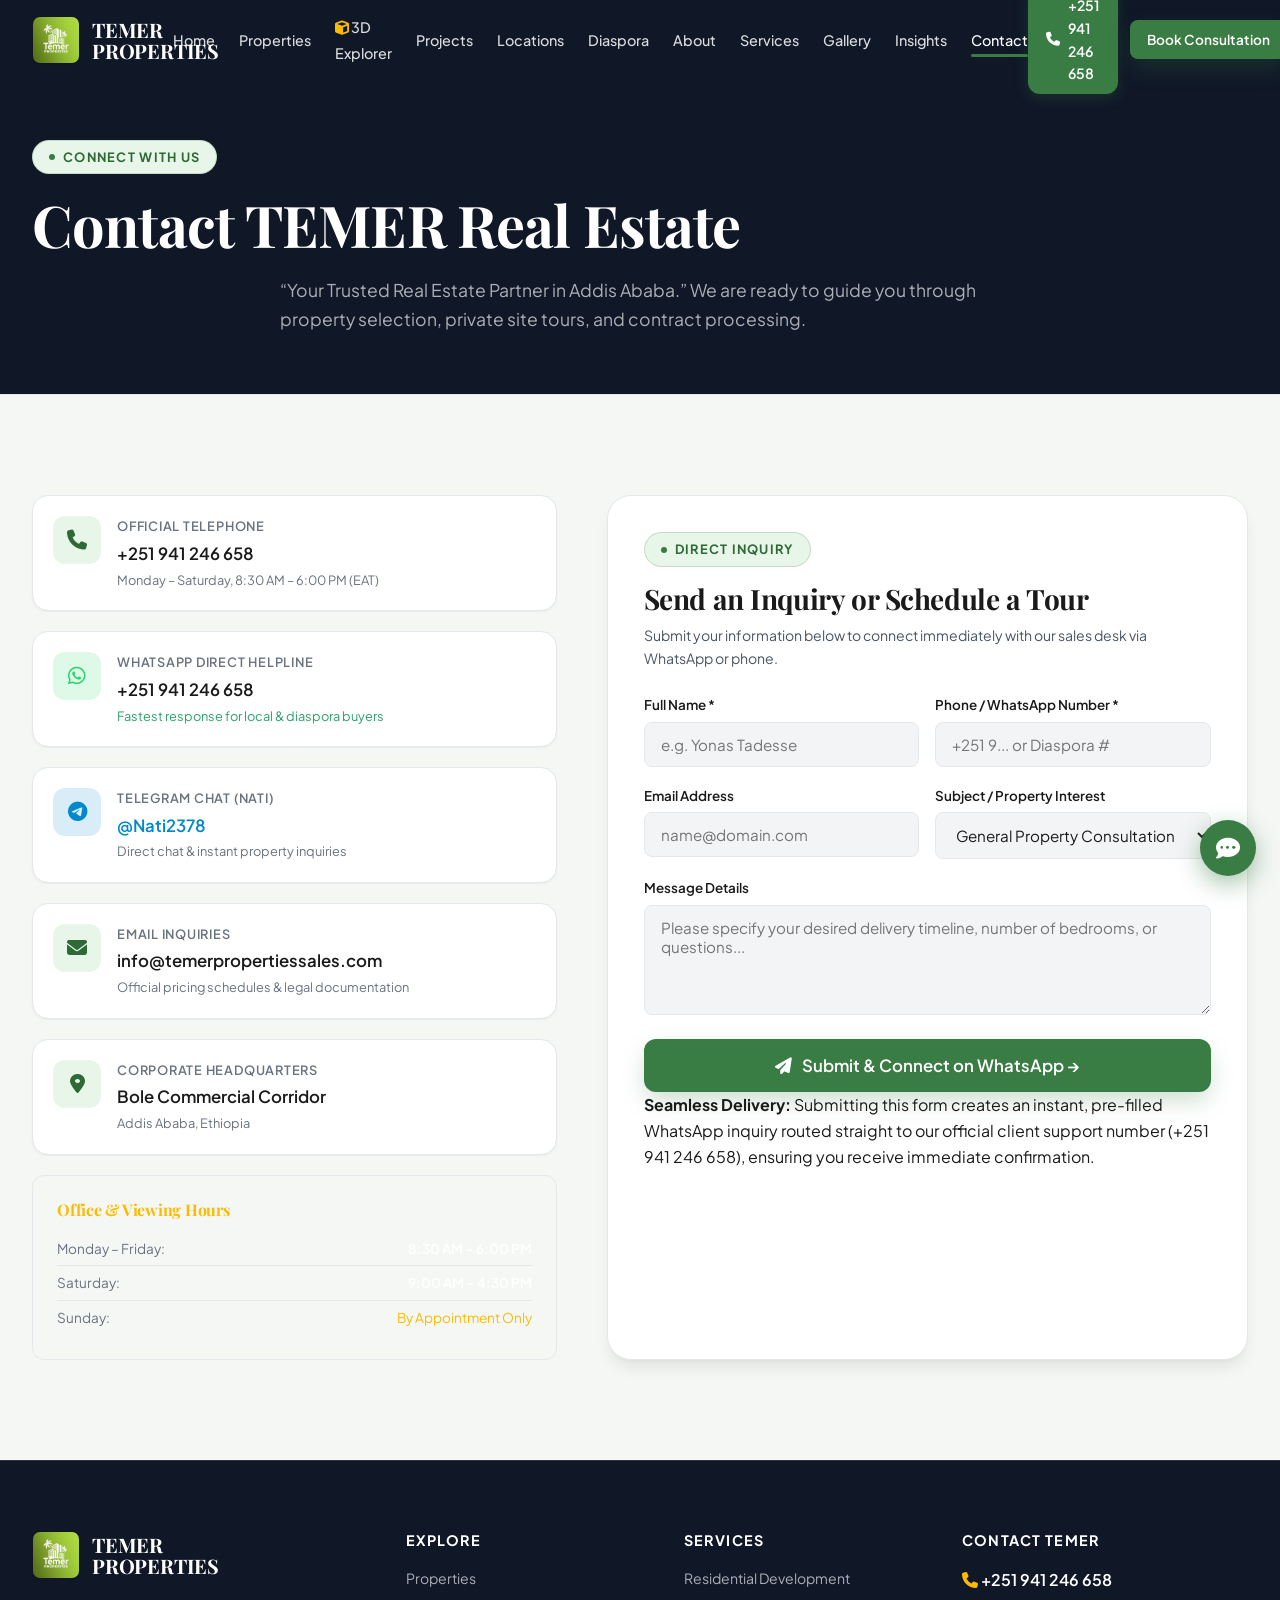
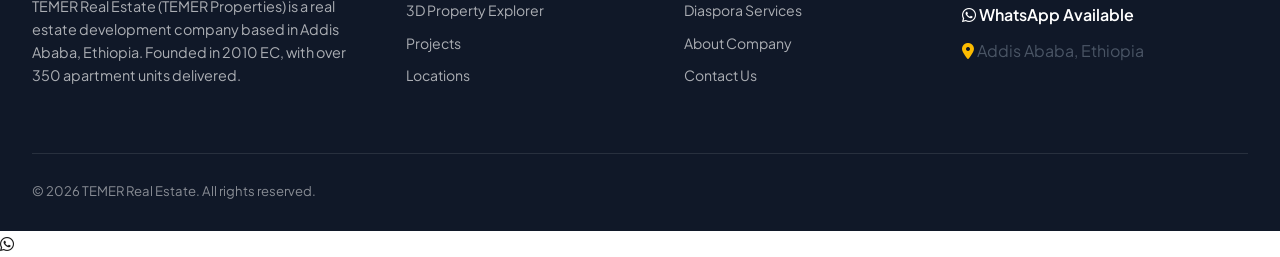
<file: pages/contact.html>
<!DOCTYPE html>
<html lang="en">
<head>
  <meta charset="UTF-8">
  <meta name="viewport" content="width=device-width, initial-scale=1.0">
  <title>Contact TEMER Real Estate | Addis Ababa, Ethiopia</title>
  <meta name="description" content="Get in touch with TEMER Real Estate in Addis Ababa, Ethiopia. Direct telephone and WhatsApp: +251 941 246 658. Schedule property viewings and consultations.">

  <!-- Font Awesome -->
  <link rel="stylesheet" href="https://cdnjs.cloudflare.com/ajax/libs/font-awesome/6.5.1/css/all.min.css">

  <!-- Core Stylesheets -->
  <link rel="stylesheet" href="../css/style.css">
  <link rel="stylesheet" href="../css/responsive.css">
  <link rel="stylesheet" href="../css/animations.css">
</head>
<body>

  <!-- Site Header -->
  <header class="site-header scrolled" id="site-header">
    <div class="container header-container">
      <a href="../index.html" class="brand-logo" aria-label="TEMER Real Estate Home">
        <img src="../assets/images/Logo.jpg" alt="Temer Properties" class="brand-logo-img">
        <div class="logo-text">
          <span class="logo-title">TEMER <br>PROPERTIES</span>
        </div>
      </a>

      <nav class="main-nav" id="main-nav">
        <ul class="nav-list">
          <li><a href="../index.html" class="nav-link">Home</a></li>
          <li><a href="properties.html" class="nav-link">Properties</a></li>
          <li><a href="3d-explorer.html" class="nav-link"><i class="fa-solid fa-cube text-gold"></i> 3D Explorer</a></li>
          <li><a href="projects.html" class="nav-link">Projects</a></li>
          <li><a href="locations.html" class="nav-link">Locations</a></li>
          <li><a href="diaspora.html" class="nav-link">Diaspora</a></li>
          <li><a href="about.html" class="nav-link">About</a></li>
          <li><a href="services.html" class="nav-link">Services</a></li>
          <li><a href="gallery.html" class="nav-link">Gallery</a></li>
          <li><a href="blog.html" class="nav-link">Insights</a></li>
          <li><a href="contact.html" class="nav-link active">Contact</a></li>
        </ul>
      </nav>

      <div class="header-actions">
        <a href="tel:+251941246658" class="phone-badge">
          <i class="fa-solid fa-phone"></i> +251 941 246 658
        </a>
        <a href="#consultation" class="btn btn-primary btn-sm">
          Book Consultation
        </a>
      </div>

      <button class="nav-toggle" id="nav-toggle" aria-label="Toggle navigation">
        <span></span><span></span><span></span>
      </button>
    </div>
  </header>

  <!-- Page Header -->
  <section class="section section-dark" style="padding-top: 140px; padding-bottom: 60px; border-bottom: 1px solid var(--border-light);">
    <div class="container text-center">
      <div class="badge-tag">Connect With Us</div>
      <h1 style="font-size:clamp(2.4rem, 4.5vw, 3.6rem); margin-bottom: 16px;">
        Contact TEMER Real Estate
      </h1>
      <p style="max-width: 720px; margin: 0 auto; font-size: 1.1rem;">
        “Your Trusted Real Estate Partner in Addis Ababa.” We are ready to guide you through property selection, private site tours, and contract processing.
      </p>
    </div>
  </section>

  <!-- Contact & Consultation Grid -->
  <section class="section section-alt">
    <div class="container">
      <div class="contact-grid">
        
        <!-- Contact Methods Info -->
        <div class="contact-info-panel">
          <div class="contact-method-item">
            <div class="contact-icon-box"><i class="fa-solid fa-phone"></i></div>
            <div>
              <div class="contact-item-title">Official Telephone</div>
              <div class="contact-item-value"><a href="tel:+251941246658">+251 941 246 658</a></div>
              <div style="font-size:0.8rem; color:var(--text-muted); margin-top:2px;">Monday – Saturday, 8:30 AM – 6:00 PM (EAT)</div>
            </div>
          </div>

          <div class="contact-method-item">
            <div class="contact-icon-box" style="background:rgba(37, 211, 102, 0.15); border-color:rgba(37, 211, 102, 0.4); color:#25d366;">
              <i class="fa-brands fa-whatsapp"></i>
            </div>
            <div>
              <div class="contact-item-title">WhatsApp Direct Helpline</div>
              <div class="contact-item-value">
                <a href="https://wa.me/251941246658" target="_blank" rel="noopener noreferrer">+251 941 246 658</a>
              </div>
              <div style="font-size:0.8rem; color:#2ea069; margin-top:2px;">Fastest response for local & diaspora buyers</div>
            </div>
          </div>

          <div class="contact-method-item">
            <div class="contact-icon-box" style="background:rgba(0, 136, 204, 0.15); border-color:rgba(0, 136, 204, 0.4); color:#0088cc;">
              <i class="fa-brands fa-telegram"></i>
            </div>
            <div>
              <div class="contact-item-title">Telegram Chat (Nati)</div>
              <div class="contact-item-value">
                <a href="https://t.me/Nati2378" target="_blank" rel="noopener noreferrer" style="color:#0088cc;">@Nati2378</a>
              </div>
              <div style="font-size:0.8rem; color:var(--text-muted); margin-top:2px;">Direct chat & instant property inquiries</div>
            </div>
          </div>

          <div class="contact-method-item">
            <div class="contact-icon-box"><i class="fa-solid fa-envelope"></i></div>
            <div>
              <div class="contact-item-title">Email Inquiries</div>
              <div class="contact-item-value">
                <a href="mailto:info@temerpropertiessales.com">info@temerpropertiessales.com</a>
              </div>
              <div style="font-size:0.8rem; color:var(--text-muted); margin-top:2px;">Official pricing schedules & legal documentation</div>
            </div>
          </div>

          <div class="contact-method-item">
            <div class="contact-icon-box"><i class="fa-solid fa-location-dot"></i></div>
            <div>
              <div class="contact-item-title">Corporate Headquarters</div>
              <div class="contact-item-value">Bole Commercial Corridor</div>
              <div style="font-size:0.8rem; color:var(--text-muted); margin-top:2px;">Addis Ababa, Ethiopia</div>
            </div>
          </div>

          <!-- Working Hours Card -->
          <div style="background:var(--bg-card); border-radius:var(--radius-md); border:1px solid var(--border-light); padding:24px;">
            <h4 style="font-size:1rem; margin-bottom:12px; color:var(--gold-primary);">Office & Viewing Hours</h4>
            <div style="display:flex; justify-content:space-between; font-size:0.85rem; padding:6px 0; border-bottom:1px solid var(--border-light);">
              <span style="color:var(--text-muted);">Monday – Friday:</span>
              <span style="color:var(--text-white); font-weight:600;">8:30 AM – 6:00 PM</span>
            </div>
            <div style="display:flex; justify-content:space-between; font-size:0.85rem; padding:6px 0; border-bottom:1px solid var(--border-light);">
              <span style="color:var(--text-muted);">Saturday:</span>
              <span style="color:var(--text-white); font-weight:600;">9:00 AM – 4:30 PM</span>
            </div>
            <div style="display:flex; justify-content:space-between; font-size:0.85rem; padding:6px 0;">
              <span style="color:var(--text-muted);">Sunday:</span>
              <span style="color:var(--gold-primary);">By Appointment Only</span>
            </div>
          </div>
        </div>

        <!-- Consultation Request Form -->
        <div class="contact-form-card" id="consultation">
          <div class="badge-tag">Direct Inquiry</div>
          <h3 style="margin-bottom:8px;">Send an Inquiry or Schedule a Tour</h3>
          <p style="font-size:0.88rem; margin-bottom:24px; color:var(--text-secondary);">
            Submit your information below to connect immediately with our sales desk via WhatsApp or phone.
          </p>

          <form class="ajax-contact-form" id="contact-page-form">
            <div class="form-row-dual">
              <div class="form-group">
                <label class="form-label" for="contact-fullname">Full Name *</label>
                <input type="text" id="contact-fullname" name="fullName" class="form-control" placeholder="e.g. Yonas Tadesse" required>
              </div>
              <div class="form-group">
                <label class="form-label" for="contact-phone">Phone / WhatsApp Number *</label>
                <input type="tel" id="contact-phone" name="phone" class="form-control" placeholder="+251 9... or Diaspora #" required>
              </div>
            </div>

            <div class="form-row-dual">
              <div class="form-group">
                <label class="form-label" for="contact-email">Email Address</label>
                <input type="email" id="contact-email" name="email" class="form-control" placeholder="name@domain.com">
              </div>
              <div class="form-group">
                <label class="form-label" for="contact-interest">Subject / Property Interest</label>
                <select id="contact-interest" name="propertyInterest" class="form-control">
                  <option value="General Property Consultation">General Property Consultation</option>
                  <option value="TEMER Premier Tower (Bole)">TEMER Premier Tower (Bole)</option>
                  <option value="TEMER Kazanchis Heights">TEMER Kazanchis Heights</option>
                  <option value="TEMER Sarbet Green Residences">TEMER Sarbet Green Residences</option>
                  <option value="TEMER CMC Residences">TEMER CMC Residences</option>
                  <option value="Sky Duplex Penthouse">Sky Duplex Penthouse</option>
                  <option value="Commercial Space">Commercial Retail & Office</option>
                  <option value="Diaspora Remittance & Legal Guidance">Diaspora Remittance & Legal Guidance</option>
                </select>
              </div>
            </div>

            <div class="form-group">
              <label class="form-label" for="contact-message">Message Details</label>
              <textarea id="contact-message" name="message" class="form-control" placeholder="Please specify your desired delivery timeline, number of bedrooms, or questions..."></textarea>
            </div>

            <button type="submit" class="btn btn-primary btn-lg" style="width:100%;">
              <i class="fa-solid fa-paper-plane"></i> Submit & Connect on WhatsApp &rarr;
            </button>

            <div class="form-notice-static">
              <strong>Seamless Delivery:</strong> Submitting this form creates an instant, pre-filled WhatsApp inquiry routed straight to our official client support number (+251 941 246 658), ensuring you receive immediate confirmation.
            </div>
          </form>
        </div>
      </div>
    </div>
  </section>

  <!-- Footer -->
  <footer class="site-footer">
    <div class="container">
      <div class="footer-top-grid">
        <div class="footer-brand">
          <div class="brand-logo" style="margin-bottom:14px;">
            <img src="../assets/images/Logo.jpg" alt="Temer Properties" class="brand-logo-img">
        <div class="logo-text">
          <span class="logo-title">TEMER <br>PROPERTIES</span>
        </div>
          </div>
          <p>TEMER Real Estate (TEMER Properties) is a real estate development company based in Addis Ababa, Ethiopia. Founded in 2010 EC, with over 350 apartment units delivered.</p>
        </div>
        <div class="footer-column">
          <h4>Explore</h4>
          <div class="footer-links">
            <a href="properties.html">Properties</a>
            <a href="3d-explorer.html">3D Property Explorer</a>
            <a href="projects.html">Projects</a>
            <a href="locations.html">Locations</a>
          </div>
        </div>
        <div class="footer-column">
          <h4>Services</h4>
          <div class="footer-links">
            <a href="services.html">Residential Development</a>
            <a href="diaspora.html">Diaspora Services</a>
            <a href="about.html">About Company</a>
            <a href="contact.html">Contact Us</a>
          </div>
        </div>
        <div class="footer-column">
          <h4>Contact TEMER</h4>
          <div class="footer-links">
            <div style="color:var(--text-white); font-weight:600;"><i class="fa-solid fa-phone text-gold"></i> +251 941 246 658</div>
            <div style="color:var(--temer-green-light); font-weight:600;"><i class="fa-brands fa-whatsapp"></i> WhatsApp Available</div>
            <div style="color:var(--text-secondary);"><i class="fa-solid fa-location-dot text-gold"></i> Addis Ababa, Ethiopia</div>
          </div>
        </div>
      </div>
      <div class="footer-bottom">
        <div>&copy; 2026 TEMER Real Estate. All rights reserved.</div>
      </div>
    </div>
  </footer>

  <!-- Floating WhatsApp -->
  <a href="https://wa.me/251941246658" target="_blank" rel="noopener noreferrer" class="floating-whatsapp" aria-label="Chat on WhatsApp">
    <i class="fa-brands fa-whatsapp"></i>
  </a>

  <script src="../js/main.js"></script>

  <!-- Floating Quick Contact Widget -->
  <div class="floating-contact-widget" id="floating-contact-widget">
    <div class="floating-contact-menu">
      <div class="floating-menu-title">Get in Touch</div>
      <a href="tel:+251941246658" class="floating-menu-item item-phone">
        <i class="fa-solid fa-phone"></i> Call +251 941 246 658
      </a>
      <a href="https://wa.me/251941246658" target="_blank" rel="noopener noreferrer" class="floating-menu-item item-whatsapp">
        <i class="fa-brands fa-whatsapp"></i> Chat on WhatsApp
      </a>
      <a href="https://t.me/Nati2378" target="_blank" rel="noopener noreferrer" class="floating-menu-item item-telegram">
        <i class="fa-brands fa-telegram"></i> Message on Telegram
      </a>
    </div>

    <button class="floating-main-btn" aria-label="Open contact options" title="Quick Contact">
      <i class="fa-solid fa-comment-dots"></i>
    </button>
  </div>

</body>
</html>
</file>
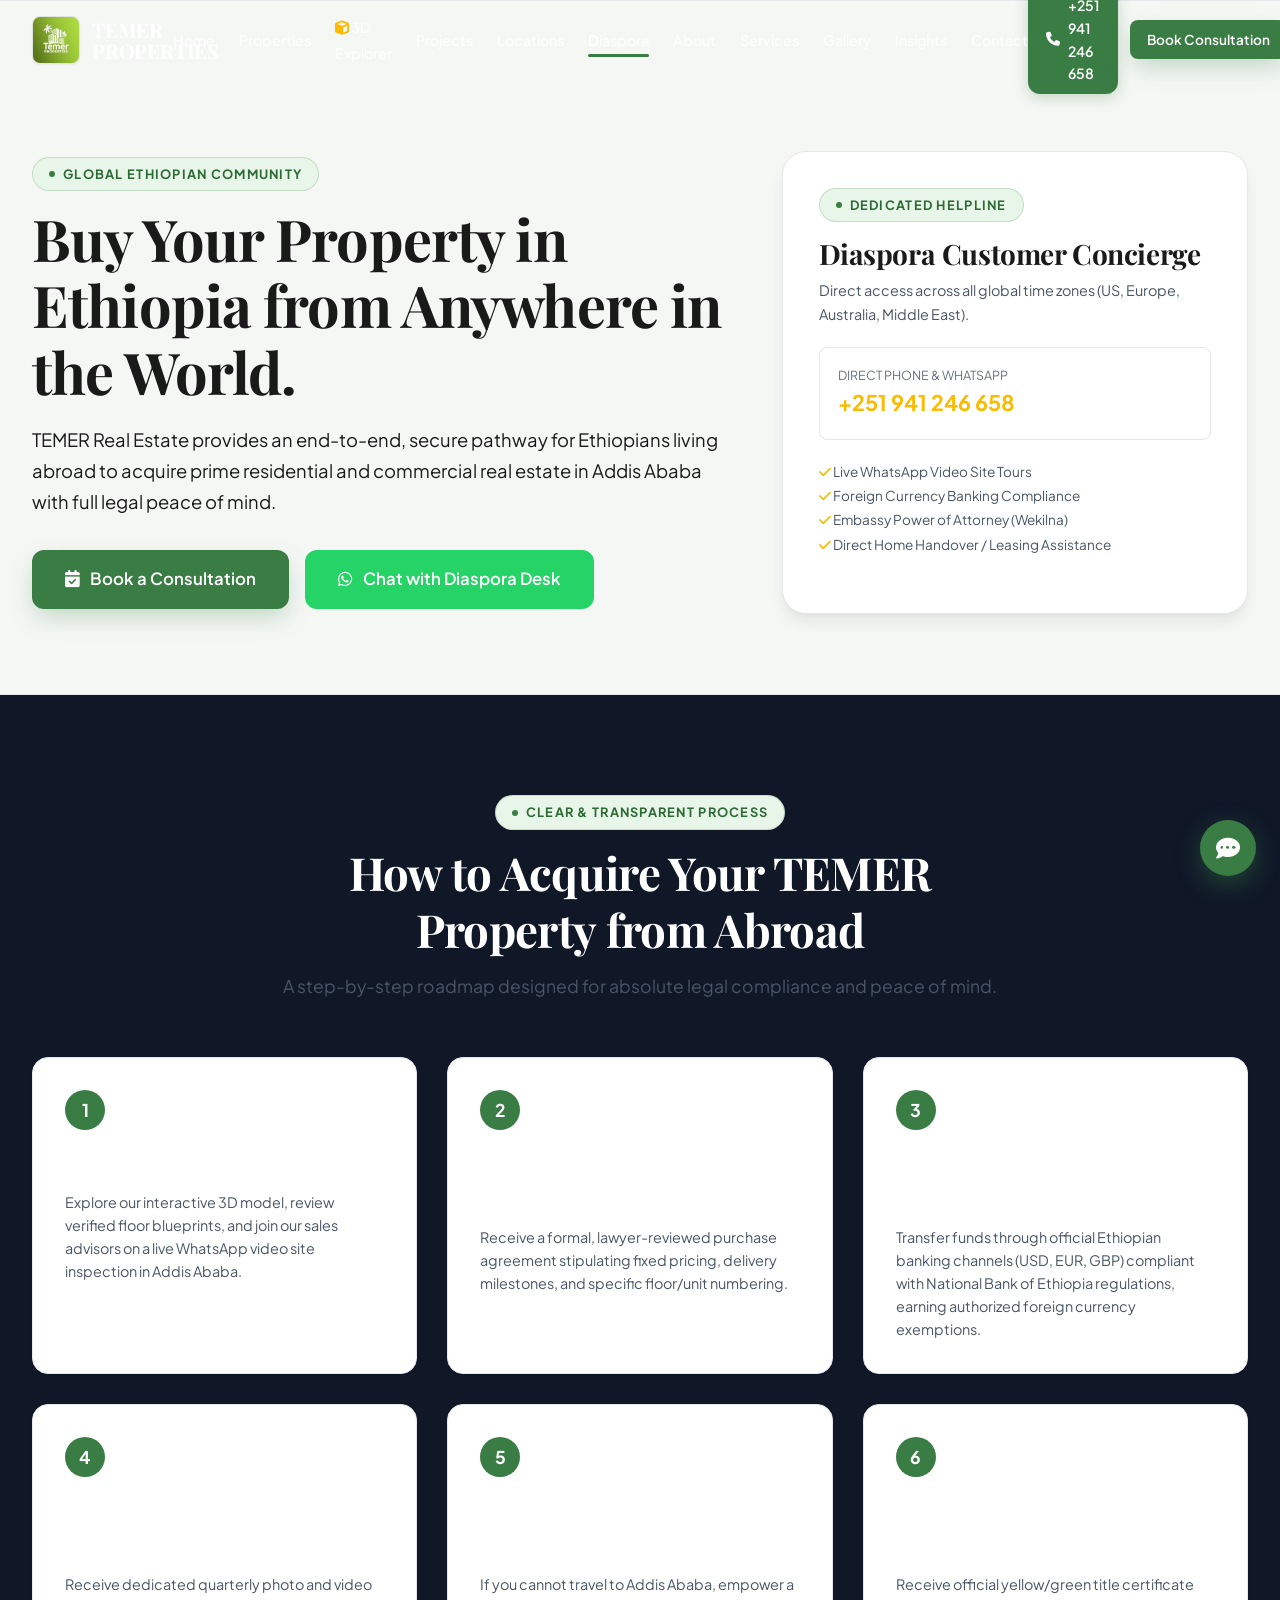
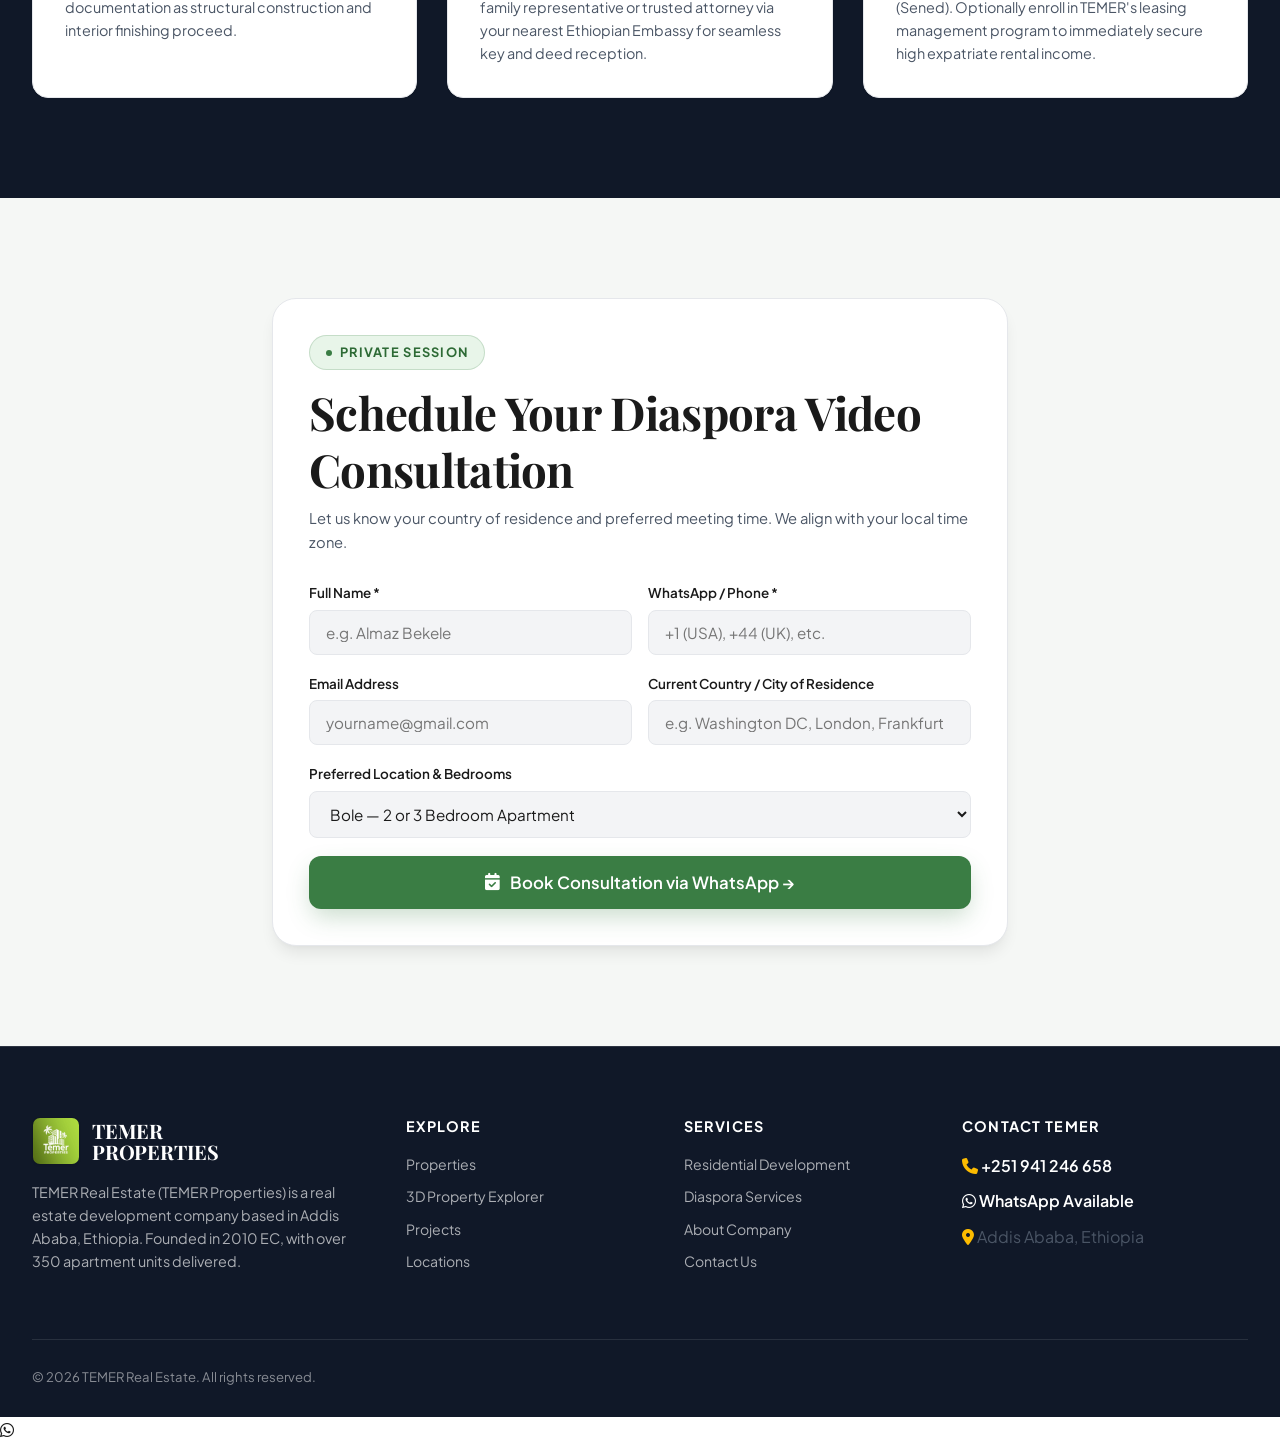
<file: pages/diaspora.html>
<!DOCTYPE html>
<html lang="en">
<head>
  <meta charset="UTF-8">
  <meta name="viewport" content="width=device-width, initial-scale=1.0">
  <title>Diaspora Property Services | TEMER Real Estate Addis Ababa</title>
  <meta name="description" content="Buy your property in Ethiopia from anywhere in the world. TEMER Real Estate provides dedicated diaspora concierge, foreign currency account guidance, and legal support.">

  <!-- Font Awesome -->
  <link rel="stylesheet" href="https://cdnjs.cloudflare.com/ajax/libs/font-awesome/6.5.1/css/all.min.css">

  <!-- Core Stylesheets -->
  <link rel="stylesheet" href="../css/style.css">
  <link rel="stylesheet" href="../css/responsive.css">
  <link rel="stylesheet" href="../css/animations.css">
</head>
<body>

  <!-- Site Header -->
  <header class="site-header scrolled" id="site-header">
    <div class="container header-container">
      <a href="../index.html" class="brand-logo" aria-label="TEMER Real Estate Home">
        <img src="../assets/images/Logo.jpg" alt="Temer Properties" class="brand-logo-img">
        <div class="logo-text">
          <span class="logo-title">TEMER <br>PROPERTIES</span>
        </div>
      </a>

      <nav class="main-nav" id="main-nav">
        <ul class="nav-list">
          <li><a href="../index.html" class="nav-link">Home</a></li>
          <li><a href="properties.html" class="nav-link">Properties</a></li>
          <li><a href="3d-explorer.html" class="nav-link"><i class="fa-solid fa-cube text-gold"></i> 3D Explorer</a></li>
          <li><a href="projects.html" class="nav-link">Projects</a></li>
          <li><a href="locations.html" class="nav-link">Locations</a></li>
          <li><a href="diaspora.html" class="nav-link active">Diaspora</a></li>
          <li><a href="about.html" class="nav-link">About</a></li>
          <li><a href="services.html" class="nav-link">Services</a></li>
          <li><a href="gallery.html" class="nav-link">Gallery</a></li>
          <li><a href="blog.html" class="nav-link">Insights</a></li>
          <li><a href="contact.html" class="nav-link">Contact</a></li>
        </ul>
      </nav>

      <div class="header-actions">
        <a href="tel:+251941246658" class="phone-badge">
          <i class="fa-solid fa-phone"></i> +251 941 246 658
        </a>
        <a href="contact.html#consultation" class="btn btn-primary btn-sm">
          Book Consultation
        </a>
      </div>

      <button class="nav-toggle" id="nav-toggle" aria-label="Toggle navigation">
        <span></span><span></span><span></span>
      </button>
    </div>
  </header>

  <!-- Hero Header -->
  <section class="section diaspora-section" style="padding-top: 150px; padding-bottom: 80px;">
    <div class="container">
      <div class="diaspora-grid">
        <div>
          <div class="badge-tag">Global Ethiopian Community</div>
          <h1 style="font-size:clamp(2.4rem, 4.5vw, 4rem); margin-bottom: 20px; line-height:1.15;">
            Buy Your Property in Ethiopia from Anywhere in the World.
          </h1>
          <p style="font-size:1.15rem; color:var(--neutral-warm); line-height:1.7; margin-bottom:32px;">
            TEMER Real Estate provides an end-to-end, secure pathway for Ethiopians living abroad to acquire prime residential and commercial real estate in Addis Ababa with full legal peace of mind.
          </p>

          <div style="display:flex; gap:16px; flex-wrap:wrap;">
            <a href="contact.html#consultation" class="btn btn-primary btn-lg">
              <i class="fa-solid fa-calendar-check"></i> Book a Consultation
            </a>
            <a href="https://wa.me/251941246658?text=Hello%20TEMER%20Real%20Estate%2C%20I%20am%20calling%20from%20the%20Diaspora%20and%20would%20like%20to%20discuss%20property%20investment%20in%20Addis%20Ababa." target="_blank" rel="noopener noreferrer" class="btn btn-whatsapp btn-lg">
              <i class="fa-brands fa-whatsapp"></i> Chat with Diaspora Desk
            </a>
          </div>
        </div>

        <div>
          <div class="diaspora-card-highlight">
            <div class="badge-tag badge-green">Dedicated Helpline</div>
            <h3 style="margin-bottom:8px;">Diaspora Customer Concierge</h3>
            <p style="font-size:0.9rem; margin-bottom:20px; color:var(--text-secondary);">
              Direct access across all global time zones (US, Europe, Australia, Middle East).
            </p>
            <div style="background:var(--bg-secondary); padding:18px; border-radius:var(--radius-sm); border:1px solid var(--border-light); margin-bottom:20px;">
              <div style="font-size:0.78rem; color:var(--text-muted); text-transform:uppercase;">Direct Phone & WhatsApp</div>
              <div style="font-size:1.35rem; font-weight:700; color:var(--gold-primary);">+251 941 246 658</div>
            </div>
            <ul style="font-size:0.85rem; color:var(--text-secondary); line-height:1.8; margin-bottom:20px;">
              <li><i class="fa-solid fa-check text-gold"></i> Live WhatsApp Video Site Tours</li>
              <li><i class="fa-solid fa-check text-gold"></i> Foreign Currency Banking Compliance</li>
              <li><i class="fa-solid fa-check text-gold"></i> Embassy Power of Attorney (Wekilna)</li>
              <li><i class="fa-solid fa-check text-gold"></i> Direct Home Handover / Leasing Assistance</li>
            </ul>
          </div>
        </div>
      </div>
    </div>
  </section>

  <!-- Step-by-Step Diaspora Acquisition Guide -->
  <section class="section section-dark">
    <div class="container">
      <div class="section-header">
        <div class="badge-tag">Clear & Transparent Process</div>
        <h2>How to Acquire Your TEMER Property from Abroad</h2>
        <p>A step-by-step roadmap designed for absolute legal compliance and peace of mind.</p>
      </div>

      <div class="properties-grid">
        <div class="property-card" style="padding:32px;">
          <div class="step-number" style="width:40px; height:40px; font-size:1.1rem; margin-bottom:16px;">1</div>
          <h3 style="margin-bottom:10px;">Select & Virtual Tour</h3>
          <p style="font-size:0.9rem; line-height:1.6; color:var(--text-secondary);">
            Explore our interactive 3D model, review verified floor blueprints, and join our sales advisors on a live WhatsApp video site inspection in Addis Ababa.
          </p>
        </div>

        <div class="property-card" style="padding:32px;">
          <div class="step-number" style="width:40px; height:40px; font-size:1.1rem; margin-bottom:16px;">2</div>
          <h3 style="margin-bottom:10px;">Sales Contract & Reservation</h3>
          <p style="font-size:0.9rem; line-height:1.6; color:var(--text-secondary);">
            Receive a formal, lawyer-reviewed purchase agreement stipulating fixed pricing, delivery milestones, and specific floor/unit numbering.
          </p>
        </div>

        <div class="property-card" style="padding:32px;">
          <div class="step-number" style="width:40px; height:40px; font-size:1.1rem; margin-bottom:16px;">3</div>
          <h3 style="margin-bottom:10px;">Foreign Currency Transfer</h3>
          <p style="font-size:0.9rem; line-height:1.6; color:var(--text-secondary);">
            Transfer funds through official Ethiopian banking channels (USD, EUR, GBP) compliant with National Bank of Ethiopia regulations, earning authorized foreign currency exemptions.
          </p>
        </div>

        <div class="property-card" style="padding:32px;">
          <div class="step-number" style="width:40px; height:40px; font-size:1.1rem; margin-bottom:16px;">4</div>
          <h3 style="margin-bottom:10px;">Milestone Progress Updates</h3>
          <p style="font-size:0.9rem; line-height:1.6; color:var(--text-secondary);">
            Receive dedicated quarterly photo and video documentation as structural construction and interior finishing proceed.
          </p>
        </div>

        <div class="property-card" style="padding:32px;">
          <div class="step-number" style="width:40px; height:40px; font-size:1.1rem; margin-bottom:16px;">5</div>
          <h3 style="margin-bottom:10px;">Power of Attorney (Wekilna)</h3>
          <p style="font-size:0.9rem; line-height:1.6; color:var(--text-secondary);">
            If you cannot travel to Addis Ababa, empower a family representative or trusted attorney via your nearest Ethiopian Embassy for seamless key and deed reception.
          </p>
        </div>

        <div class="property-card" style="padding:32px;">
          <div class="step-number" style="width:40px; height:40px; font-size:1.1rem; margin-bottom:16px;">6</div>
          <h3 style="margin-bottom:10px;">Handover & Rental Management</h3>
          <p style="font-size:0.9rem; line-height:1.6; color:var(--text-secondary);">
            Receive official yellow/green title certificate (Sened). Optionally enroll in TEMER's leasing management program to immediately secure high expatriate rental income.
          </p>
        </div>
      </div>
    </div>
  </section>

  <!-- Consultation Booking Section -->
  <section class="section section-alt" id="consultation">
    <div class="container" style="max-width:800px;">
      <div class="contact-form-card">
        <div class="badge-tag">Private Session</div>
        <h2 style="margin-bottom:8px;">Schedule Your Diaspora Video Consultation</h2>
        <p style="font-size:0.92rem; color:var(--text-secondary); margin-bottom:28px;">
          Let us know your country of residence and preferred meeting time. We align with your local time zone.
        </p>

        <form class="ajax-contact-form">
          <input type="hidden" name="propertyInterest" value="Diaspora Remote Investment Consultation">
          <div class="form-row-dual">
            <div class="form-group">
              <label class="form-label">Full Name *</label>
              <input type="text" name="fullName" class="form-control" placeholder="e.g. Almaz Bekele" required>
            </div>
            <div class="form-group">
              <label class="form-label">WhatsApp / Phone *</label>
              <input type="tel" name="phone" class="form-control" placeholder="+1 (USA), +44 (UK), etc." required>
            </div>
          </div>

          <div class="form-row-dual">
            <div class="form-group">
              <label class="form-label">Email Address</label>
              <input type="email" name="email" class="form-control" placeholder="yourname@gmail.com">
            </div>
            <div class="form-group">
              <label class="form-label">Current Country / City of Residence</label>
              <input type="text" name="city" class="form-control" placeholder="e.g. Washington DC, London, Frankfurt">
            </div>
          </div>

          <div class="form-group">
            <label class="form-label">Preferred Location & Bedrooms</label>
            <select name="message" class="form-control">
              <option value="Bole — 2 or 3 Bedroom Apartment">Bole — 2 or 3 Bedroom Apartment</option>
              <option value="Kazanchis — Diplomatic Rental Investment">Kazanchis — Diplomatic Rental Investment</option>
              <option value="Sarbet — Family Residence Near AU">Sarbet — Family Residence Near AU</option>
              <option value="CMC — Modern Family Living">CMC — Modern Family Living</option>
              <option value="Sky Duplex Penthouse">Sky Duplex Penthouse</option>
            </select>
          </div>

          <button type="submit" class="btn btn-primary btn-lg" style="width:100%;">
            <i class="fa-solid fa-calendar-check"></i> Book Consultation via WhatsApp &rarr;
          </button>
        </form>
      </div>
    </div>
  </section>

  <!-- Footer -->
  <footer class="site-footer">
    <div class="container">
      <div class="footer-top-grid">
        <div class="footer-brand">
          <div class="brand-logo" style="margin-bottom:14px;">
            <img src="../assets/images/Logo.jpg" alt="Temer Properties" class="brand-logo-img">
        <div class="logo-text">
          <span class="logo-title">TEMER <br>PROPERTIES</span>
        </div>
          </div>
          <p>TEMER Real Estate (TEMER Properties) is a real estate development company based in Addis Ababa, Ethiopia. Founded in 2010 EC, with over 350 apartment units delivered.</p>
        </div>
        <div class="footer-column">
          <h4>Explore</h4>
          <div class="footer-links">
            <a href="properties.html">Properties</a>
            <a href="3d-explorer.html">3D Property Explorer</a>
            <a href="projects.html">Projects</a>
            <a href="locations.html">Locations</a>
          </div>
        </div>
        <div class="footer-column">
          <h4>Services</h4>
          <div class="footer-links">
            <a href="services.html">Residential Development</a>
            <a href="diaspora.html">Diaspora Services</a>
            <a href="about.html">About Company</a>
            <a href="contact.html">Contact Us</a>
          </div>
        </div>
        <div class="footer-column">
          <h4>Contact TEMER</h4>
          <div class="footer-links">
            <div style="color:var(--text-white); font-weight:600;"><i class="fa-solid fa-phone text-gold"></i> +251 941 246 658</div>
            <div style="color:var(--temer-green-light); font-weight:600;"><i class="fa-brands fa-whatsapp"></i> WhatsApp Available</div>
            <div style="color:var(--text-secondary);"><i class="fa-solid fa-location-dot text-gold"></i> Addis Ababa, Ethiopia</div>
          </div>
        </div>
      </div>
      <div class="footer-bottom">
        <div>&copy; 2026 TEMER Real Estate. All rights reserved.</div>
      </div>
    </div>
  </footer>

  <!-- Floating WhatsApp -->
  <a href="https://wa.me/251941246658" target="_blank" rel="noopener noreferrer" class="floating-whatsapp" aria-label="Chat on WhatsApp">
    <i class="fa-brands fa-whatsapp"></i>
  </a>

  <script src="../js/main.js"></script>

  <!-- Floating Quick Contact Widget -->
  <div class="floating-contact-widget" id="floating-contact-widget">
    <div class="floating-contact-menu">
      <div class="floating-menu-title">Get in Touch</div>
      <a href="tel:+251941246658" class="floating-menu-item item-phone">
        <i class="fa-solid fa-phone"></i> Call +251 941 246 658
      </a>
      <a href="https://wa.me/251941246658" target="_blank" rel="noopener noreferrer" class="floating-menu-item item-whatsapp">
        <i class="fa-brands fa-whatsapp"></i> Chat on WhatsApp
      </a>
      <a href="https://t.me/Nati2378" target="_blank" rel="noopener noreferrer" class="floating-menu-item item-telegram">
        <i class="fa-brands fa-telegram"></i> Message on Telegram
      </a>
    </div>

    <button class="floating-main-btn" aria-label="Open contact options" title="Quick Contact">
      <i class="fa-solid fa-comment-dots"></i>
    </button>
  </div>

</body>
</html>
</file>
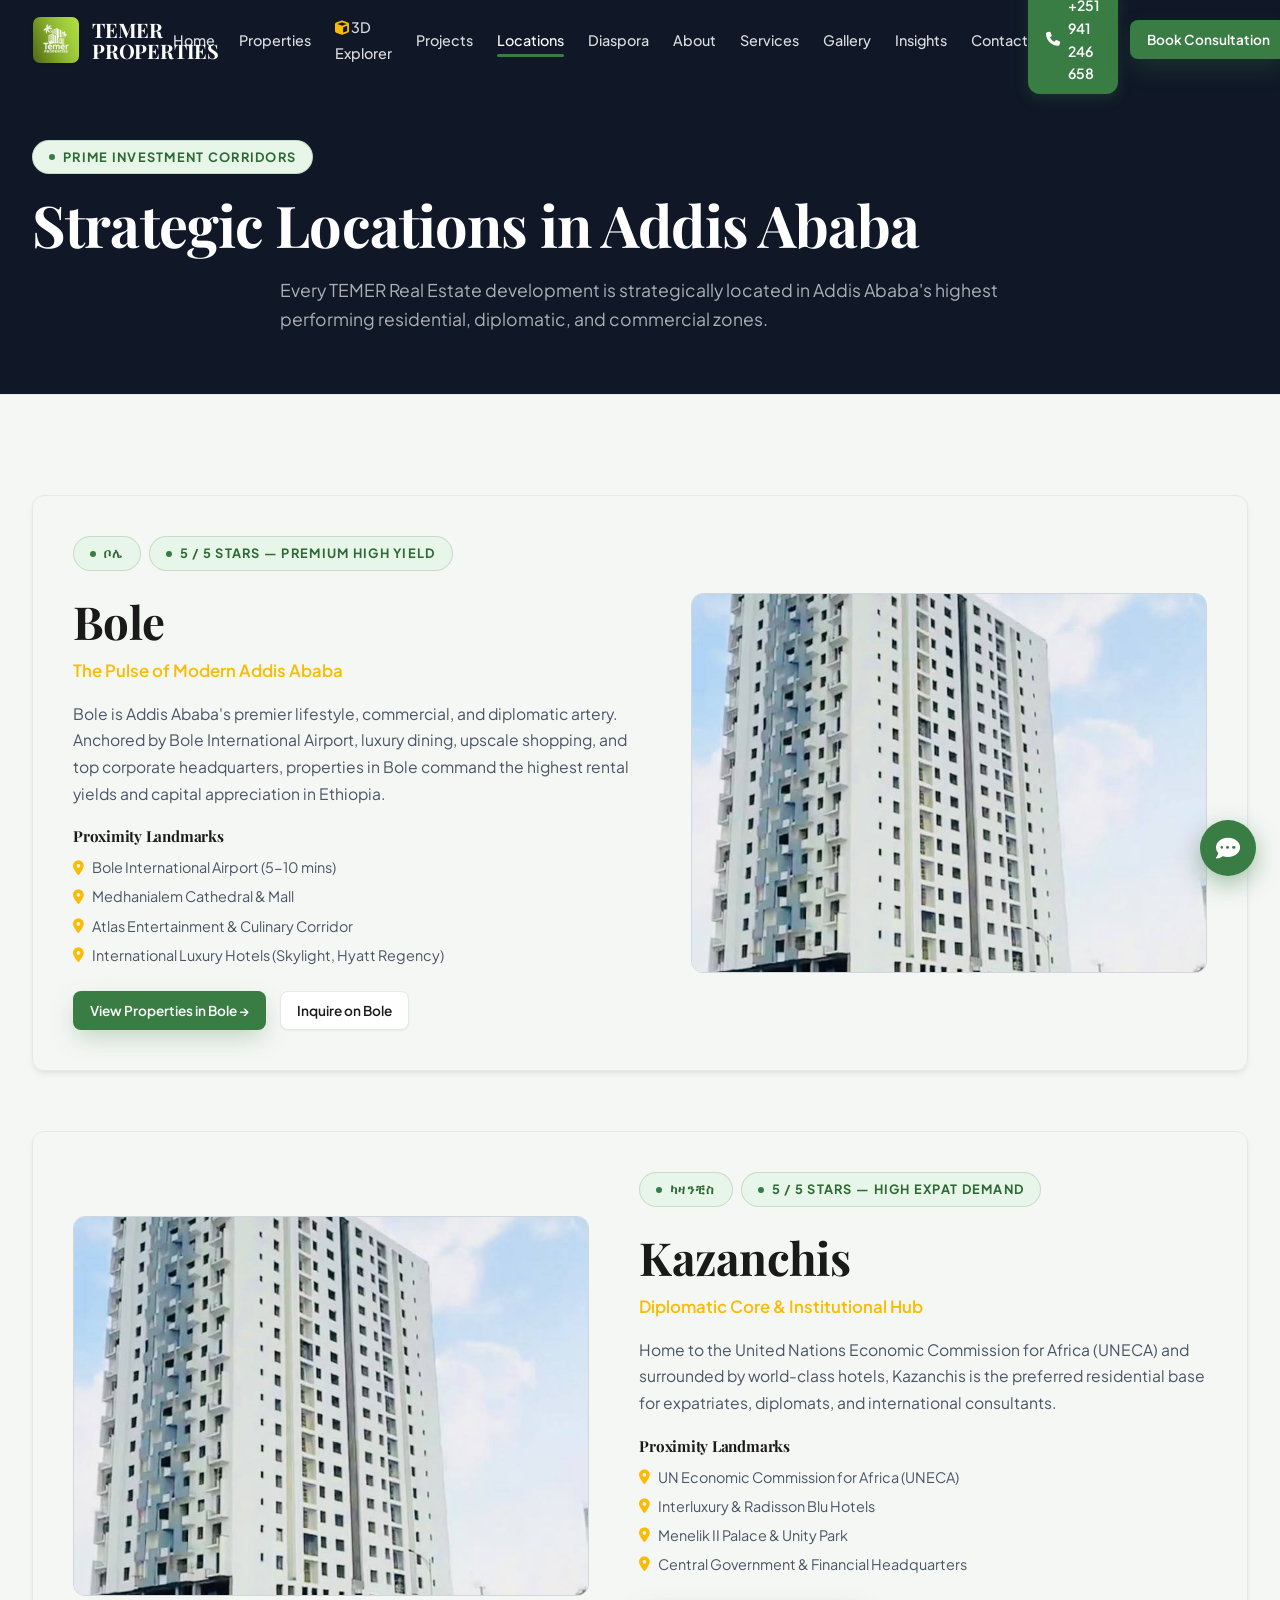
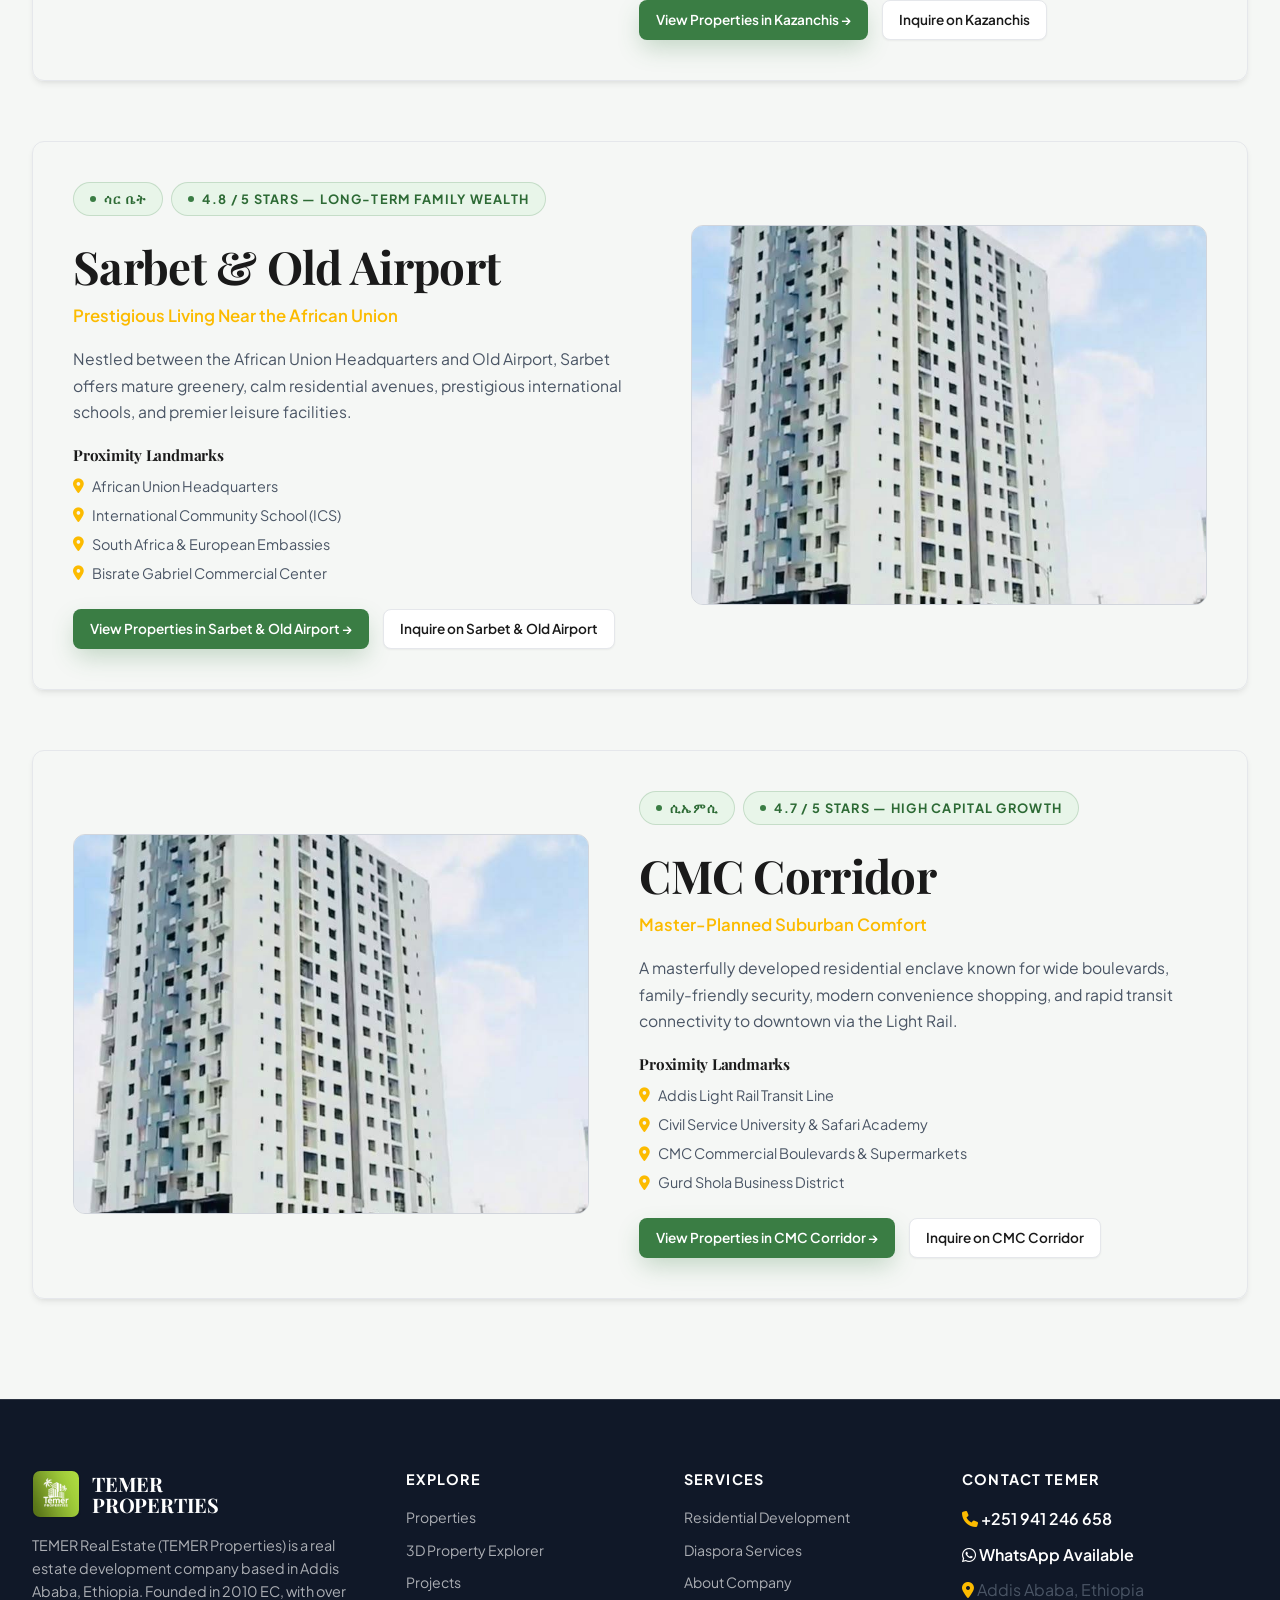
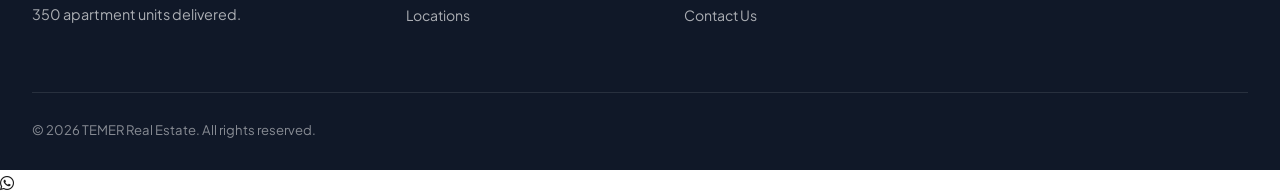
<file: pages/locations.html>
<!DOCTYPE html>
<html lang="en">
<head>
  <meta charset="UTF-8">
  <meta name="viewport" content="width=device-width, initial-scale=1.0">
  <title>Locations in Addis Ababa | TEMER Real Estate</title>
  <meta name="description" content="Explore prime real estate investment locations across Addis Ababa, Ethiopia: Bole, Kazanchis, Sarbet, and CMC. Selected for capital growth and high rental yields.">

  <!-- Font Awesome -->
  <link rel="stylesheet" href="https://cdnjs.cloudflare.com/ajax/libs/font-awesome/6.5.1/css/all.min.css">

  <!-- Core Stylesheets -->
  <link rel="stylesheet" href="../css/style.css">
  <link rel="stylesheet" href="../css/responsive.css">
  <link rel="stylesheet" href="../css/animations.css">
</head>
<body>

  <!-- Site Header -->
  <header class="site-header scrolled" id="site-header">
    <div class="container header-container">
      <a href="../index.html" class="brand-logo" aria-label="TEMER Real Estate Home">
        <img src="../assets/images/Logo.jpg" alt="Temer Properties" class="brand-logo-img">
        <div class="logo-text">
          <span class="logo-title">TEMER <br>PROPERTIES</span>
        </div>
      </a>

      <nav class="main-nav" id="main-nav">
        <ul class="nav-list">
          <li><a href="../index.html" class="nav-link">Home</a></li>
          <li><a href="properties.html" class="nav-link">Properties</a></li>
          <li><a href="3d-explorer.html" class="nav-link"><i class="fa-solid fa-cube text-gold"></i> 3D Explorer</a></li>
          <li><a href="projects.html" class="nav-link">Projects</a></li>
          <li><a href="locations.html" class="nav-link active">Locations</a></li>
          <li><a href="diaspora.html" class="nav-link">Diaspora</a></li>
          <li><a href="about.html" class="nav-link">About</a></li>
          <li><a href="services.html" class="nav-link">Services</a></li>
          <li><a href="gallery.html" class="nav-link">Gallery</a></li>
          <li><a href="blog.html" class="nav-link">Insights</a></li>
          <li><a href="contact.html" class="nav-link">Contact</a></li>
        </ul>
      </nav>

      <div class="header-actions">
        <a href="tel:+251941246658" class="phone-badge">
          <i class="fa-solid fa-phone"></i> +251 941 246 658
        </a>
        <a href="contact.html#consultation" class="btn btn-primary btn-sm">
          Book Consultation
        </a>
      </div>

      <button class="nav-toggle" id="nav-toggle" aria-label="Toggle navigation">
        <span></span><span></span><span></span>
      </button>
    </div>
  </header>

  <!-- Page Header -->
  <section class="section section-dark" style="padding-top: 140px; padding-bottom: 60px; border-bottom: 1px solid var(--border-light);">
    <div class="container text-center">
      <div class="badge-tag">Prime Investment Corridors</div>
      <h1 style="font-size:clamp(2.4rem, 4.5vw, 3.6rem); margin-bottom: 16px;">
        Strategic Locations in Addis Ababa
      </h1>
      <p style="max-width: 720px; margin: 0 auto; font-size: 1.1rem;">
        Every TEMER Real Estate development is strategically located in Addis Ababa's highest performing residential, diplomatic, and commercial zones.
      </p>
    </div>
  </section>

  <!-- Locations Catalog -->
  <section class="section section-alt">
    <div class="container" id="locations-container" style="display:flex; flex-direction:column; gap:60px;">
      <!-- Populated via js/data/locations.js -->
    </div>
  </section>

  <!-- Footer -->
  <footer class="site-footer">
    <div class="container">
      <div class="footer-top-grid">
        <div class="footer-brand">
          <div class="brand-logo" style="margin-bottom:14px;">
            <img src="../assets/images/Logo.jpg" alt="Temer Properties" class="brand-logo-img">
        <div class="logo-text">
          <span class="logo-title">TEMER <br>PROPERTIES</span>
        </div>
          </div>
          <p>TEMER Real Estate (TEMER Properties) is a real estate development company based in Addis Ababa, Ethiopia. Founded in 2010 EC, with over 350 apartment units delivered.</p>
        </div>
        <div class="footer-column">
          <h4>Explore</h4>
          <div class="footer-links">
            <a href="properties.html">Properties</a>
            <a href="3d-explorer.html">3D Property Explorer</a>
            <a href="projects.html">Projects</a>
            <a href="locations.html">Locations</a>
          </div>
        </div>
        <div class="footer-column">
          <h4>Services</h4>
          <div class="footer-links">
            <a href="services.html">Residential Development</a>
            <a href="diaspora.html">Diaspora Services</a>
            <a href="about.html">About Company</a>
            <a href="contact.html">Contact Us</a>
          </div>
        </div>
        <div class="footer-column">
          <h4>Contact TEMER</h4>
          <div class="footer-links">
            <div style="color:var(--text-white); font-weight:600;"><i class="fa-solid fa-phone text-gold"></i> +251 941 246 658</div>
            <div style="color:var(--temer-green-light); font-weight:600;"><i class="fa-brands fa-whatsapp"></i> WhatsApp Available</div>
            <div style="color:var(--text-secondary);"><i class="fa-solid fa-location-dot text-gold"></i> Addis Ababa, Ethiopia</div>
          </div>
        </div>
      </div>
      <div class="footer-bottom">
        <div>&copy; 2026 TEMER Real Estate. All rights reserved.</div>
      </div>
    </div>
  </footer>

  <!-- Floating WhatsApp -->
  <a href="https://wa.me/251941246658" target="_blank" rel="noopener noreferrer" class="floating-whatsapp" aria-label="Chat on WhatsApp">
    <i class="fa-brands fa-whatsapp"></i>
  </a>

  <!-- Central Data & Script -->
  <script src="../js/data/locations.js"></script>
  <script src="../js/main.js"></script>
  <script>
    document.addEventListener('DOMContentLoaded', () => {
      const container = document.getElementById('locations-container');
      if (!container || typeof TEMER_LOCATIONS === 'undefined') return;

      container.innerHTML = TEMER_LOCATIONS.map((loc, idx) => {
        const isEven = idx % 2 === 1;
        const landmarksHtml = (loc.landmarks || []).map(l => `
          <li style="display:flex; align-items:center; gap:8px; font-size:0.9rem; color:var(--text-secondary); margin-bottom:6px;">
            <i class="fa-solid fa-location-dot text-gold"></i> ${l}
          </li>
        `).join('');

        return `
          <div id="${loc.id}" style="display:grid; grid-template-columns: ${isEven ? '1fr 1.1fr' : '1.1fr 1fr'}; gap:50px; align-items:center; background:var(--bg-card); border-radius:var(--radius-md); border:1px solid var(--border-light); padding:40px; box-shadow:var(--shadow-md);">
            <div style="order:${isEven ? 2 : 1};">
              <div style="display:flex; gap:8px; align-items:center; margin-bottom:8px;">
                <span class="badge-tag">${loc.amharicName}</span>
                <span class="badge-tag badge-green">${loc.investmentRating}</span>
              </div>
              <h2 style="margin-bottom:8px;">${loc.name}</h2>
              <div style="color:var(--gold-primary); font-size:1.05rem; font-weight:600; margin-bottom:16px;">${loc.tagline}</div>
              <p style="margin-bottom:20px; font-size:0.98rem; line-height:1.7;">${loc.description}</p>
              
              <h4 style="font-size:0.95rem; margin-bottom:10px;">Proximity Landmarks</h4>
              <ul style="margin-bottom:24px;">
                ${landmarksHtml}
              </ul>

              <div style="display:flex; gap:14px; flex-wrap:wrap;">
                <a href="properties.html?location=${loc.name}" class="btn btn-primary btn-sm">
                  View Properties in ${loc.name} &rarr;
                </a>
                <a href="contact.html?subject=${encodeURIComponent(loc.name + ' Properties')}" class="btn btn-secondary btn-sm">
                  Inquire on ${loc.name}
                </a>
              </div>
            </div>

            <div style="order:${isEven ? 1 : 2}; height:380px; border-radius:var(--radius-md); overflow:hidden; border:1px solid var(--border-medium);">
              <img src="${loc.image}" alt="${loc.name}, Addis Ababa" style="width:100%; height:100%; object-fit:cover;">
            </div>
          </div>
        `;
      }).join('');
    });
  </script>

  <!-- Floating Quick Contact Widget -->
  <div class="floating-contact-widget" id="floating-contact-widget">
    <div class="floating-contact-menu">
      <div class="floating-menu-title">Get in Touch</div>
      <a href="tel:+251941246658" class="floating-menu-item item-phone">
        <i class="fa-solid fa-phone"></i> Call +251 941 246 658
      </a>
      <a href="https://wa.me/251941246658" target="_blank" rel="noopener noreferrer" class="floating-menu-item item-whatsapp">
        <i class="fa-brands fa-whatsapp"></i> Chat on WhatsApp
      </a>
      <a href="https://t.me/Nati2378" target="_blank" rel="noopener noreferrer" class="floating-menu-item item-telegram">
        <i class="fa-brands fa-telegram"></i> Message on Telegram
      </a>
    </div>

    <button class="floating-main-btn" aria-label="Open contact options" title="Quick Contact">
      <i class="fa-solid fa-comment-dots"></i>
    </button>
  </div>

</body>
</html>
</file>
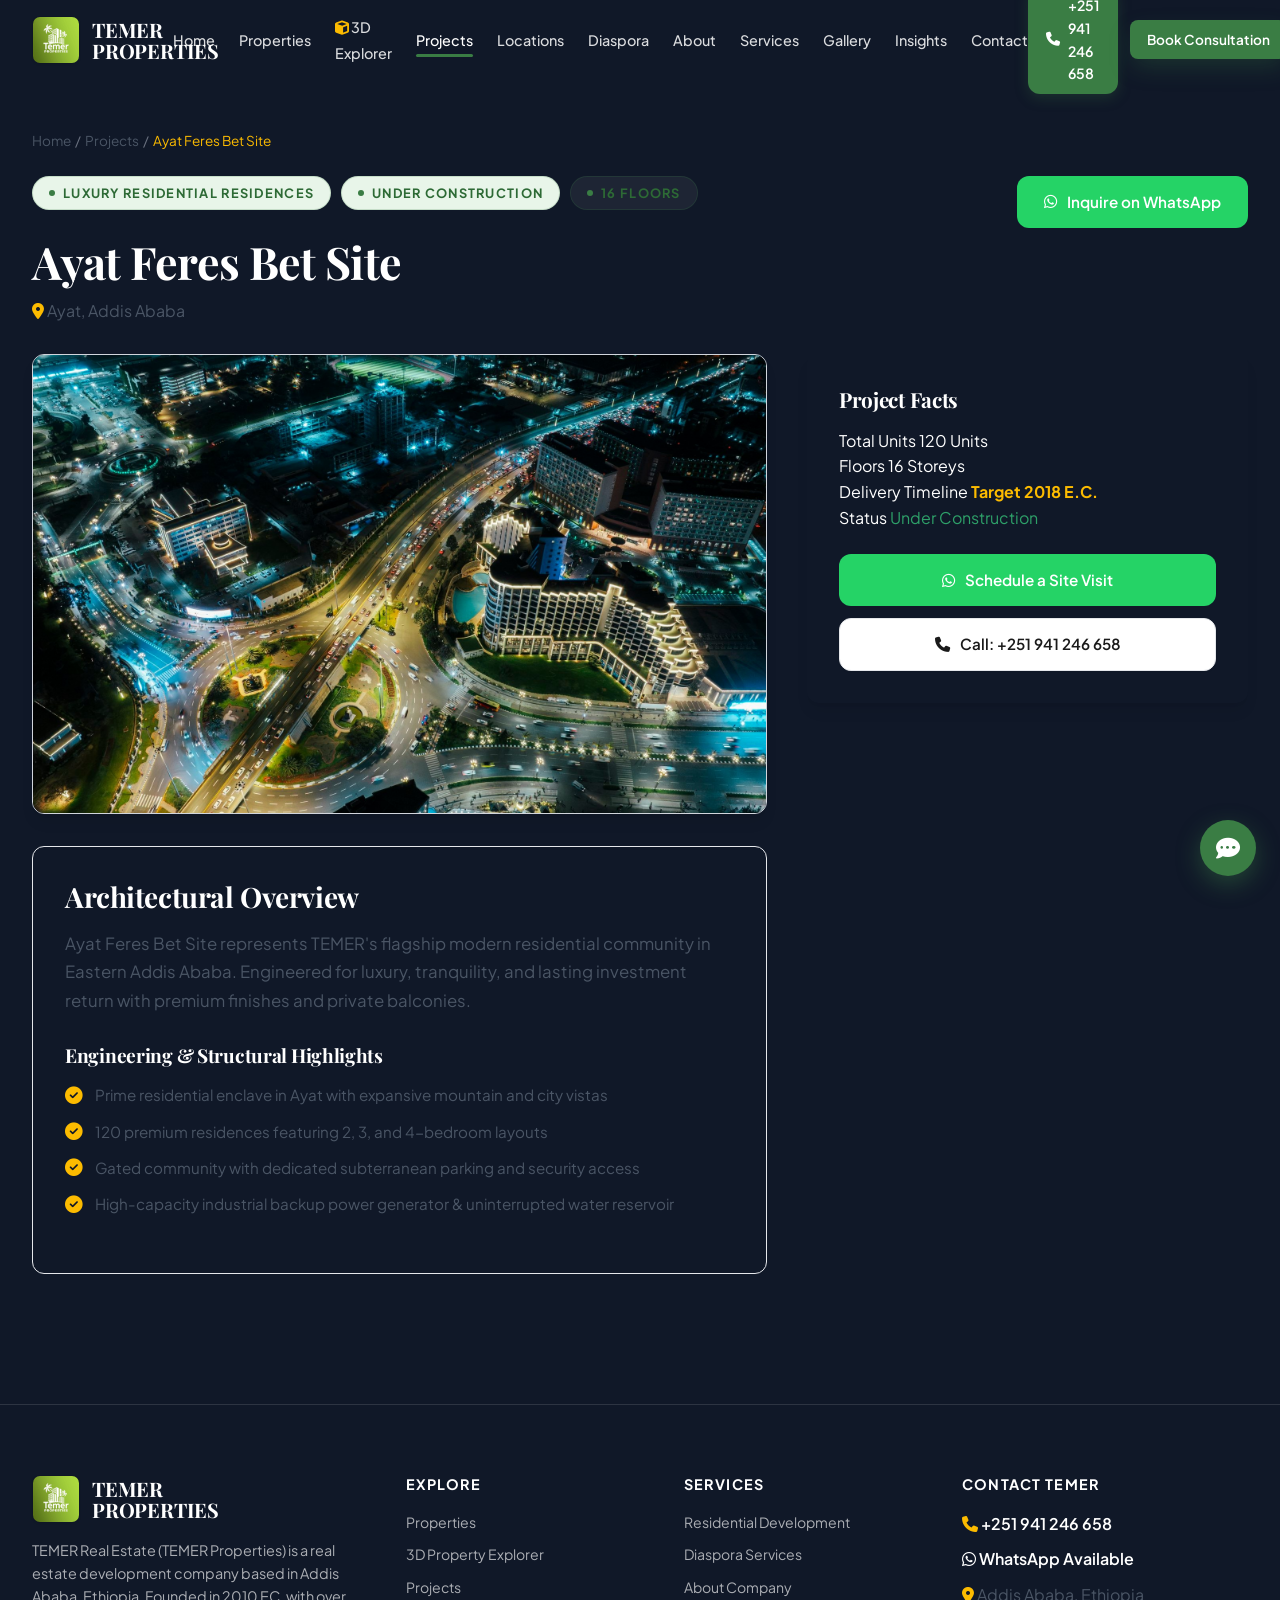
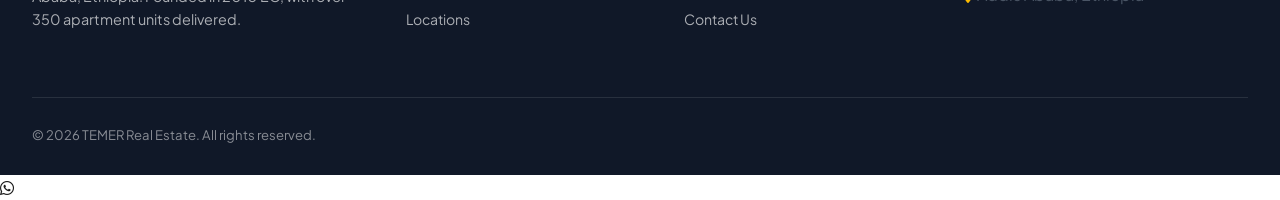
<file: pages/project-details.html>
<!DOCTYPE html>
<html lang="en">
<head>
  <meta charset="UTF-8">
  <meta name="viewport" content="width=device-width, initial-scale=1.0">
  <title>Project Details | TEMER Real Estate Addis Ababa</title>
  <meta name="description" content="Detailed architectural overview, engineering specifications, and construction milestones for TEMER Real Estate projects.">

  <!-- Font Awesome -->
  <link rel="stylesheet" href="https://cdnjs.cloudflare.com/ajax/libs/font-awesome/6.5.1/css/all.min.css">

  <!-- Core Stylesheets -->
  <link rel="stylesheet" href="../css/style.css">
  <link rel="stylesheet" href="../css/responsive.css">
  <link rel="stylesheet" href="../css/animations.css">
</head>
<body>

  <!-- Site Header -->
  <header class="site-header scrolled" id="site-header">
    <div class="container header-container">
      <a href="../index.html" class="brand-logo" aria-label="TEMER Real Estate Home">
        <img src="../assets/images/Logo.jpg" alt="Temer Properties" class="brand-logo-img">
        <div class="logo-text">
          <span class="logo-title">TEMER <br>PROPERTIES</span>
        </div>
      </a>

      <nav class="main-nav" id="main-nav">
        <ul class="nav-list">
          <li><a href="../index.html" class="nav-link">Home</a></li>
          <li><a href="properties.html" class="nav-link">Properties</a></li>
          <li><a href="3d-explorer.html" class="nav-link"><i class="fa-solid fa-cube text-gold"></i> 3D Explorer</a></li>
          <li><a href="projects.html" class="nav-link active">Projects</a></li>
          <li><a href="locations.html" class="nav-link">Locations</a></li>
          <li><a href="diaspora.html" class="nav-link">Diaspora</a></li>
          <li><a href="about.html" class="nav-link">About</a></li>
          <li><a href="services.html" class="nav-link">Services</a></li>
          <li><a href="gallery.html" class="nav-link">Gallery</a></li>
          <li><a href="blog.html" class="nav-link">Insights</a></li>
          <li><a href="contact.html" class="nav-link">Contact</a></li>
        </ul>
      </nav>

      <div class="header-actions">
        <a href="tel:+251941246658" class="phone-badge">
          <i class="fa-solid fa-phone"></i> +251 941 246 658
        </a>
        <a href="contact.html#consultation" class="btn btn-primary btn-sm">
          Book Consultation
        </a>
      </div>

      <button class="nav-toggle" id="nav-toggle" aria-label="Toggle navigation">
        <span></span><span></span><span></span>
      </button>
    </div>
  </header>

  <!-- Main Details Section -->
  <main class="section section-dark" style="padding-top: 130px; min-height:80vh;" id="project-detail-main">
    <div class="container" id="project-detail-content">
      <!-- Injected via JavaScript -->
      <div style="text-align:center; padding: 100px 0;">
        <div class="spinner-3d" style="margin: 0 auto 20px;"></div>
        <p style="color:var(--gold-light);">Loading development details...</p>
      </div>
    </div>
  </main>

  <!-- Footer -->
  <footer class="site-footer">
    <div class="container">
      <div class="footer-top-grid">
        <div class="footer-brand">
          <div class="brand-logo" style="margin-bottom:14px;">
            <img src="../assets/images/Logo.jpg" alt="Temer Properties" class="brand-logo-img">
        <div class="logo-text">
          <span class="logo-title">TEMER <br>PROPERTIES</span>
        </div>
          </div>
          <p>TEMER Real Estate (TEMER Properties) is a real estate development company based in Addis Ababa, Ethiopia. Founded in 2010 EC, with over 350 apartment units delivered.</p>
        </div>
        <div class="footer-column">
          <h4>Explore</h4>
          <div class="footer-links">
            <a href="properties.html">Properties</a>
            <a href="3d-explorer.html">3D Property Explorer</a>
            <a href="projects.html">Projects</a>
            <a href="locations.html">Locations</a>
          </div>
        </div>
        <div class="footer-column">
          <h4>Services</h4>
          <div class="footer-links">
            <a href="services.html">Residential Development</a>
            <a href="diaspora.html">Diaspora Services</a>
            <a href="about.html">About Company</a>
            <a href="contact.html">Contact Us</a>
          </div>
        </div>
        <div class="footer-column">
          <h4>Contact TEMER</h4>
          <div class="footer-links">
            <div style="color:var(--text-white); font-weight:600;"><i class="fa-solid fa-phone text-gold"></i> +251 941 246 658</div>
            <div style="color:var(--temer-green-light); font-weight:600;"><i class="fa-brands fa-whatsapp"></i> WhatsApp Available</div>
            <div style="color:var(--text-secondary);"><i class="fa-solid fa-location-dot text-gold"></i> Addis Ababa, Ethiopia</div>
          </div>
        </div>
      </div>
      <div class="footer-bottom">
        <div>&copy; 2026 TEMER Real Estate. All rights reserved.</div>
      </div>
    </div>
  </footer>

  <!-- Floating WhatsApp -->
  <a href="https://wa.me/251941246658" target="_blank" rel="noopener noreferrer" class="floating-whatsapp" aria-label="Chat on WhatsApp">
    <i class="fa-brands fa-whatsapp"></i>
  </a>

  <!-- Central Data & Logic -->
  <script src="../js/data/projects.js"></script>
  <script src="../js/main.js"></script>
  
  <script>
    document.addEventListener('DOMContentLoaded', () => {
      const container = document.getElementById('project-detail-content');
      if (!container || typeof TEMER_PROJECTS === 'undefined') return;

      const params = new URLSearchParams(window.location.search);
      const projId = params.get('id');

      let proj = TEMER_PROJECTS.find(p => p.id === projId);
      if (!proj) {
        proj = TEMER_PROJECTS[0];
      }

      document.title = `${proj.name} | TEMER Real Estate`;

      const highlightsHtml = (proj.highlights || []).map(h => `
        <li style="display:flex; align-items:center; gap:12px; font-size:0.95rem; color:var(--text-secondary); margin-bottom:12px;">
          <i class="fa-solid fa-circle-check text-gold" style="font-size:1.1rem;"></i> ${h}
        </li>
      `).join('');

      const waMsg = encodeURIComponent(
        `Hello TEMER Real Estate,\n\nI am inquiring about the ${proj.name} project in ${proj.location}.\nPlease send me floor plans, current phase pricing, and schedule a site visit.`
      );
      const waUrl = `https://wa.me/251941246658?text=${waMsg}`;

      container.innerHTML = `
        <nav aria-label="Breadcrumb" style="margin-bottom:24px; font-size:0.85rem; color:var(--text-muted);">
          <a href="../index.html" style="color:var(--text-secondary);">Home</a> &nbsp;/&nbsp;
          <a href="projects.html" style="color:var(--text-secondary);">Projects</a> &nbsp;/&nbsp;
          <span style="color:var(--gold-primary);">${proj.name}</span>
        </nav>

        <div style="display:flex; justify-content:space-between; align-items:flex-start; flex-wrap:wrap; gap:20px; margin-bottom:30px;">
          <div>
            <div style="display:flex; gap:10px; align-items:center; margin-bottom:10px;">
              <span class="badge-tag">${proj.category}</span>
              <span class="badge-tag badge-green">${proj.status}</span>
              <span class="badge-tag" style="background:rgba(255,255,255,0.06);">${proj.floors} Floors</span>
            </div>
            <h1 style="font-size:clamp(2rem, 3.5vw, 2.8rem); margin-bottom:8px;">${proj.name}</h1>
            <div style="font-size:1rem; color:var(--text-secondary);">
              <i class="fa-solid fa-location-dot text-gold"></i> ${proj.location}
            </div>
          </div>

          <div>
            <a href="${waUrl}" target="_blank" rel="noopener noreferrer" class="btn btn-whatsapp">
              <i class="fa-brands fa-whatsapp"></i> Inquire on WhatsApp
            </a>
          </div>
        </div>

        <div style="display:grid; grid-template-columns: 1.25fr 0.75fr; gap:40px; align-items:flex-start;">
          <div>
            <div style="height:460px; border-radius:var(--radius-md); overflow:hidden; border:1px solid var(--border-medium); margin-bottom:32px; box-shadow:var(--shadow-lg);">
              <img src="${proj.image}" alt="${proj.name}" style="width:100%; height:100%; object-fit:cover;">
            </div>

            <div style="background:var(--bg-card); border:1px solid var(--border-light); border-radius:var(--radius-md); padding:32px; margin-bottom:30px;">
              <h3 style="margin-bottom:16px;">Architectural Overview</h3>
              <p style="font-size:1.05rem; line-height:1.7; color:var(--text-secondary); margin-bottom:28px;">
                ${proj.description}
              </p>

              <h4 style="margin-bottom:16px;">Engineering & Structural Highlights</h4>
              <ul style="margin-bottom:24px;">
                ${highlightsHtml}
              </ul>
            </div>
          </div>

          <div>
            <div style="background:var(--bg-card); border:1px solid var(--gold-border); border-radius:var(--radius-md); padding:32px; box-shadow:var(--shadow-lg);">
              <h3 style="font-size:1.3rem; margin-bottom:16px;">Project Facts</h3>
              
              <div class="unit-spec-box" style="margin-bottom:24px;">
                <div class="unit-spec-row">
                  <span class="unit-spec-label">Total Units</span>
                  <span class="unit-spec-val">${proj.totalUnits} Units</span>
                </div>
                <div class="unit-spec-row">
                  <span class="unit-spec-label">Floors</span>
                  <span class="unit-spec-val">${proj.floors} Storeys</span>
                </div>
                <div class="unit-spec-row">
                  <span class="unit-spec-label">Delivery Timeline</span>
                  <span class="unit-spec-val" style="color:var(--gold-primary); font-weight:700;">${proj.deliveredYear}</span>
                </div>
                <div class="unit-spec-row">
                  <span class="unit-spec-label">Status</span>
                  <span class="unit-spec-val" style="color:#2ea069;">${proj.status}</span>
                </div>
              </div>

              <a href="${waUrl}" target="_blank" rel="noopener noreferrer" class="btn btn-whatsapp" style="width:100%; margin-bottom:12px;">
                <i class="fa-brands fa-whatsapp"></i> Schedule a Site Visit
              </a>
              <a href="tel:+251941246658" class="btn btn-secondary" style="width:100%;">
                <i class="fa-solid fa-phone"></i> Call: +251 941 246 658
              </a>
            </div>
          </div>
        </div>
      `;
    });
  </script>

  <!-- Floating Quick Contact Widget -->
  <div class="floating-contact-widget" id="floating-contact-widget">
    <div class="floating-contact-menu">
      <div class="floating-menu-title">Get in Touch</div>
      <a href="tel:+251941246658" class="floating-menu-item item-phone">
        <i class="fa-solid fa-phone"></i> Call +251 941 246 658
      </a>
      <a href="https://wa.me/251941246658" target="_blank" rel="noopener noreferrer" class="floating-menu-item item-whatsapp">
        <i class="fa-brands fa-whatsapp"></i> Chat on WhatsApp
      </a>
      <a href="https://t.me/Nati2378" target="_blank" rel="noopener noreferrer" class="floating-menu-item item-telegram">
        <i class="fa-brands fa-telegram"></i> Message on Telegram
      </a>
    </div>

    <button class="floating-main-btn" aria-label="Open contact options" title="Quick Contact">
      <i class="fa-solid fa-comment-dots"></i>
    </button>
  </div>

</body>
</html>
</file>
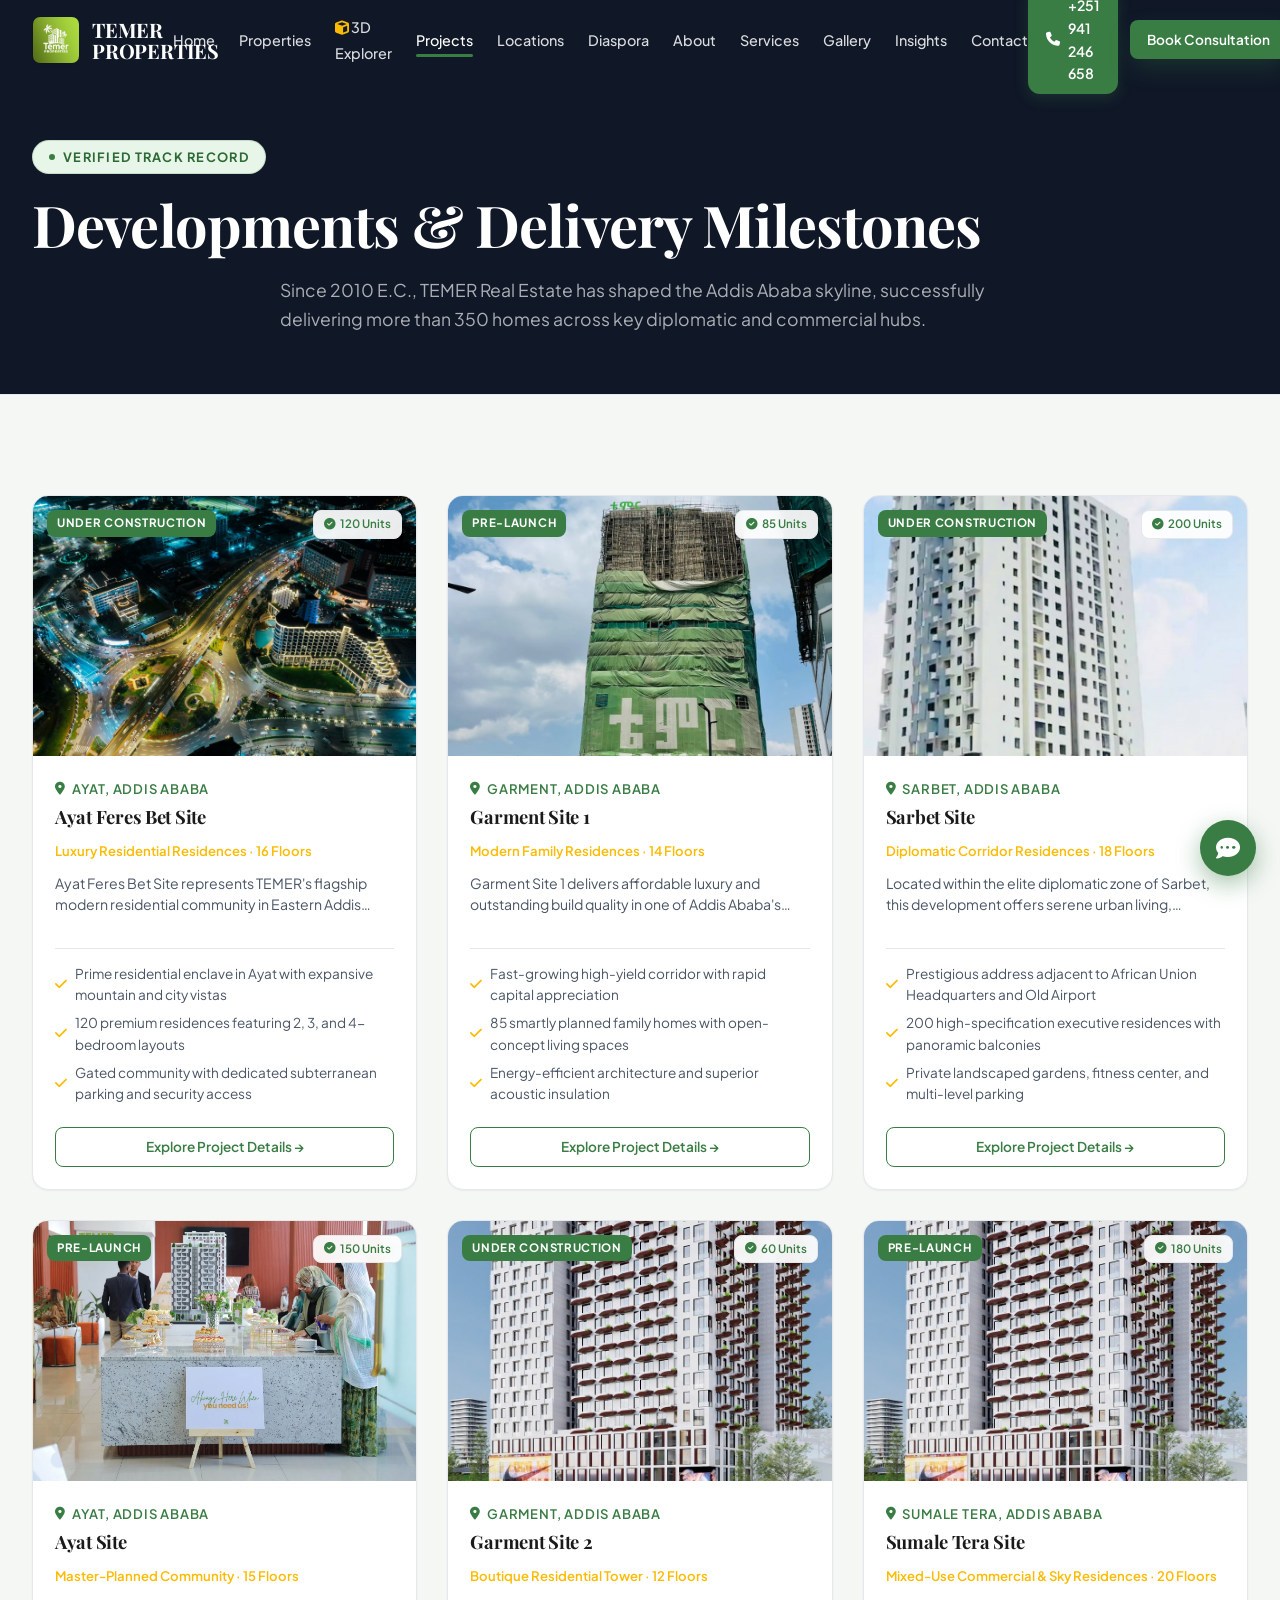
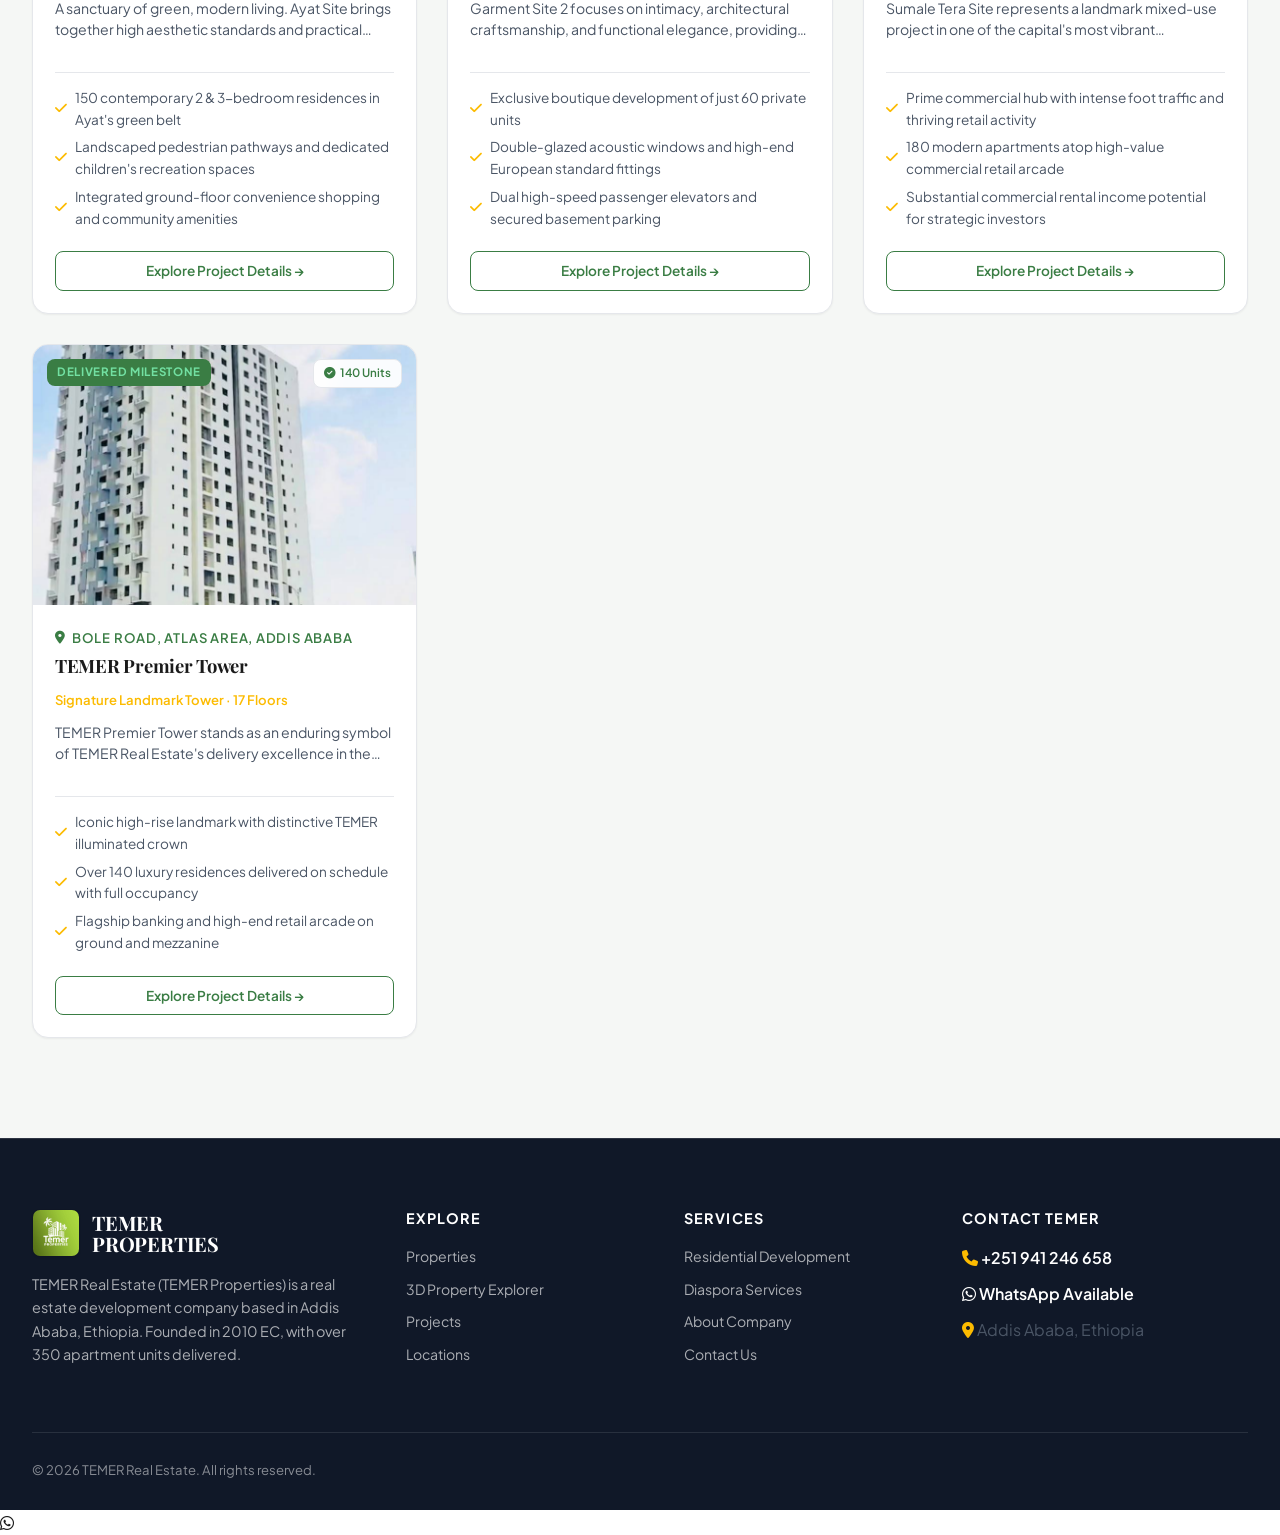
<file: pages/projects.html>
<!DOCTYPE html>
<html lang="en">
<head>
  <meta charset="UTF-8">
  <meta name="viewport" content="width=device-width, initial-scale=1.0">
  <title>Projects & Delivery Milestones | TEMER Real Estate Addis Ababa</title>
  <meta name="description" content="Discover delivered and active developments by TEMER Real Estate in Addis Ababa, Ethiopia. Over 350 apartment units delivered with verified title deeds.">

  <!-- Font Awesome -->
  <link rel="stylesheet" href="https://cdnjs.cloudflare.com/ajax/libs/font-awesome/6.5.1/css/all.min.css">

  <!-- Core Stylesheets -->
  <link rel="stylesheet" href="../css/style.css">
  <link rel="stylesheet" href="../css/responsive.css">
  <link rel="stylesheet" href="../css/animations.css">
</head>
<body>

  <!-- Site Header -->
  <header class="site-header scrolled" id="site-header">
    <div class="container header-container">
      <a href="../index.html" class="brand-logo" aria-label="TEMER Real Estate Home">
        <img src="../assets/images/Logo.jpg" alt="Temer Properties" class="brand-logo-img">
        <div class="logo-text">
          <span class="logo-title">TEMER <br>PROPERTIES</span>
        </div>
      </a>

      <nav class="main-nav" id="main-nav">
        <ul class="nav-list">
          <li><a href="../index.html" class="nav-link">Home</a></li>
          <li><a href="properties.html" class="nav-link">Properties</a></li>
          <li><a href="3d-explorer.html" class="nav-link"><i class="fa-solid fa-cube text-gold"></i> 3D Explorer</a></li>
          <li><a href="projects.html" class="nav-link active">Projects</a></li>
          <li><a href="locations.html" class="nav-link">Locations</a></li>
          <li><a href="diaspora.html" class="nav-link">Diaspora</a></li>
          <li><a href="about.html" class="nav-link">About</a></li>
          <li><a href="services.html" class="nav-link">Services</a></li>
          <li><a href="gallery.html" class="nav-link">Gallery</a></li>
          <li><a href="blog.html" class="nav-link">Insights</a></li>
          <li><a href="contact.html" class="nav-link">Contact</a></li>
        </ul>
      </nav>

      <div class="header-actions">
        <a href="tel:+251941246658" class="phone-badge">
          <i class="fa-solid fa-phone"></i> +251 941 246 658
        </a>
        <a href="contact.html#consultation" class="btn btn-primary btn-sm">
          Book Consultation
        </a>
      </div>

      <button class="nav-toggle" id="nav-toggle" aria-label="Toggle navigation">
        <span></span><span></span><span></span>
      </button>
    </div>
  </header>

  <!-- Hero Header -->
  <section class="section section-dark" style="padding-top: 140px; padding-bottom: 60px; border-bottom: 1px solid var(--border-light);">
    <div class="container text-center">
      <div class="badge-tag">Verified Track Record</div>
      <h1 style="font-size:clamp(2.4rem, 4.5vw, 3.6rem); margin-bottom: 16px;">
        Developments & Delivery Milestones
      </h1>
      <p style="max-width: 720px; margin: 0 auto; font-size: 1.1rem;">
        Since 2010 E.C., TEMER Real Estate has shaped the Addis Ababa skyline, successfully delivering more than 350 homes across key diplomatic and commercial hubs.
      </p>
    </div>
  </section>

  <!-- Projects Grid -->
  <section class="section section-alt">
    <div class="container">
      <div class="properties-grid" id="projects-catalog-grid">
        <!-- Rendered dynamically from js/data/projects.js -->
      </div>
    </div>
  </section>

  <!-- Footer -->
  <footer class="site-footer">
    <div class="container">
      <div class="footer-top-grid">
        <div class="footer-brand">
          <div class="brand-logo" style="margin-bottom:14px;">
            <img src="../assets/images/Logo.jpg" alt="Temer Properties" class="brand-logo-img">
        <div class="logo-text">
          <span class="logo-title">TEMER <br>PROPERTIES</span>
        </div>
          </div>
          <p>TEMER Real Estate (TEMER Properties) is a real estate development company based in Addis Ababa, Ethiopia. Founded in 2010 EC, with over 350 apartment units delivered.</p>
        </div>
        <div class="footer-column">
          <h4>Explore</h4>
          <div class="footer-links">
            <a href="properties.html">Properties</a>
            <a href="3d-explorer.html">3D Property Explorer</a>
            <a href="projects.html">Projects</a>
            <a href="locations.html">Locations</a>
          </div>
        </div>
        <div class="footer-column">
          <h4>Services</h4>
          <div class="footer-links">
            <a href="services.html">Residential Development</a>
            <a href="diaspora.html">Diaspora Services</a>
            <a href="about.html">About Company</a>
            <a href="contact.html">Contact Us</a>
          </div>
        </div>
        <div class="footer-column">
          <h4>Contact TEMER</h4>
          <div class="footer-links">
            <div style="color:var(--text-white); font-weight:600;"><i class="fa-solid fa-phone text-gold"></i> +251 941 246 658</div>
            <div style="color:var(--temer-green-light); font-weight:600;"><i class="fa-brands fa-whatsapp"></i> WhatsApp Available</div>
            <div style="color:var(--text-secondary);"><i class="fa-solid fa-location-dot text-gold"></i> Addis Ababa, Ethiopia</div>
          </div>
        </div>
      </div>
      <div class="footer-bottom">
        <div>&copy; 2026 TEMER Real Estate. All rights reserved.</div>
      </div>
    </div>
  </footer>

  <!-- Floating WhatsApp -->
  <a href="https://wa.me/251941246658" target="_blank" rel="noopener noreferrer" class="floating-whatsapp" aria-label="Chat on WhatsApp">
    <i class="fa-brands fa-whatsapp"></i>
  </a>

  <!-- Central Data & Logic -->
  <script src="../js/data/projects.js"></script>
  <script src="../js/main.js"></script>
  <script>
    document.addEventListener('DOMContentLoaded', () => {
      const container = document.getElementById('projects-catalog-grid');
      if (!container || typeof TEMER_PROJECTS === 'undefined') return;

      container.innerHTML = TEMER_PROJECTS.map(proj => {
        const isDelivered = proj.status.toLowerCase().includes('delivered');
        const badgeClass = isDelivered ? 'badge-green' : 'badge-tag';
        const detailUrl = `project-details.html?id=${proj.id}`;

        const highlightsHtml = (proj.highlights || []).slice(0, 3).map(h => `
          <li style="font-size:0.85rem; color:var(--text-secondary); display:flex; align-items:center; gap:8px; margin-bottom:6px;">
            <i class="fa-solid fa-check text-gold"></i> ${h}
          </li>
        `).join('');

        return `
          <article class="property-card">
            <div class="card-media" style="height:260px;">
              <img src="${proj.image}" alt="${proj.name}" class="card-img" loading="lazy">
              <span class="card-badge-status" style="${isDelivered ? 'color:#72e0a2;' : ''}">${proj.status}</span>
              <span class="card-badge-verified">
                <i class="fa-solid fa-circle-check"></i> ${proj.totalUnits} Units
              </span>
            </div>
            <div class="card-body">
              <div class="card-location"><i class="fa-solid fa-location-dot"></i> ${proj.location}</div>
              <h3 class="card-title"><a href="${detailUrl}">${proj.name}</a></h3>
              <div style="font-size:0.82rem; color:var(--gold-primary); font-weight:600; margin-bottom:12px;">
                ${proj.category} · ${proj.floors} Floors
              </div>
              <p class="card-description">${proj.description}</p>
              
              <ul style="margin: 16px 0; padding-top: 14px; border-top: 1px solid var(--border-light);">
                ${highlightsHtml}
              </ul>

              <div class="card-actions" style="margin-top:auto;">
                <a href="${detailUrl}" class="btn btn-outline-gold btn-sm" style="width:100%;">
                  Explore Project Details &rarr;
                </a>
              </div>
            </div>
          </article>
        `;
      }).join('');
    });
  </script>

  <!-- Floating Quick Contact Widget -->
  <div class="floating-contact-widget" id="floating-contact-widget">
    <div class="floating-contact-menu">
      <div class="floating-menu-title">Get in Touch</div>
      <a href="tel:+251941246658" class="floating-menu-item item-phone">
        <i class="fa-solid fa-phone"></i> Call +251 941 246 658
      </a>
      <a href="https://wa.me/251941246658" target="_blank" rel="noopener noreferrer" class="floating-menu-item item-whatsapp">
        <i class="fa-brands fa-whatsapp"></i> Chat on WhatsApp
      </a>
      <a href="https://t.me/Nati2378" target="_blank" rel="noopener noreferrer" class="floating-menu-item item-telegram">
        <i class="fa-brands fa-telegram"></i> Message on Telegram
      </a>
    </div>

    <button class="floating-main-btn" aria-label="Open contact options" title="Quick Contact">
      <i class="fa-solid fa-comment-dots"></i>
    </button>
  </div>

</body>
</html>
</file>
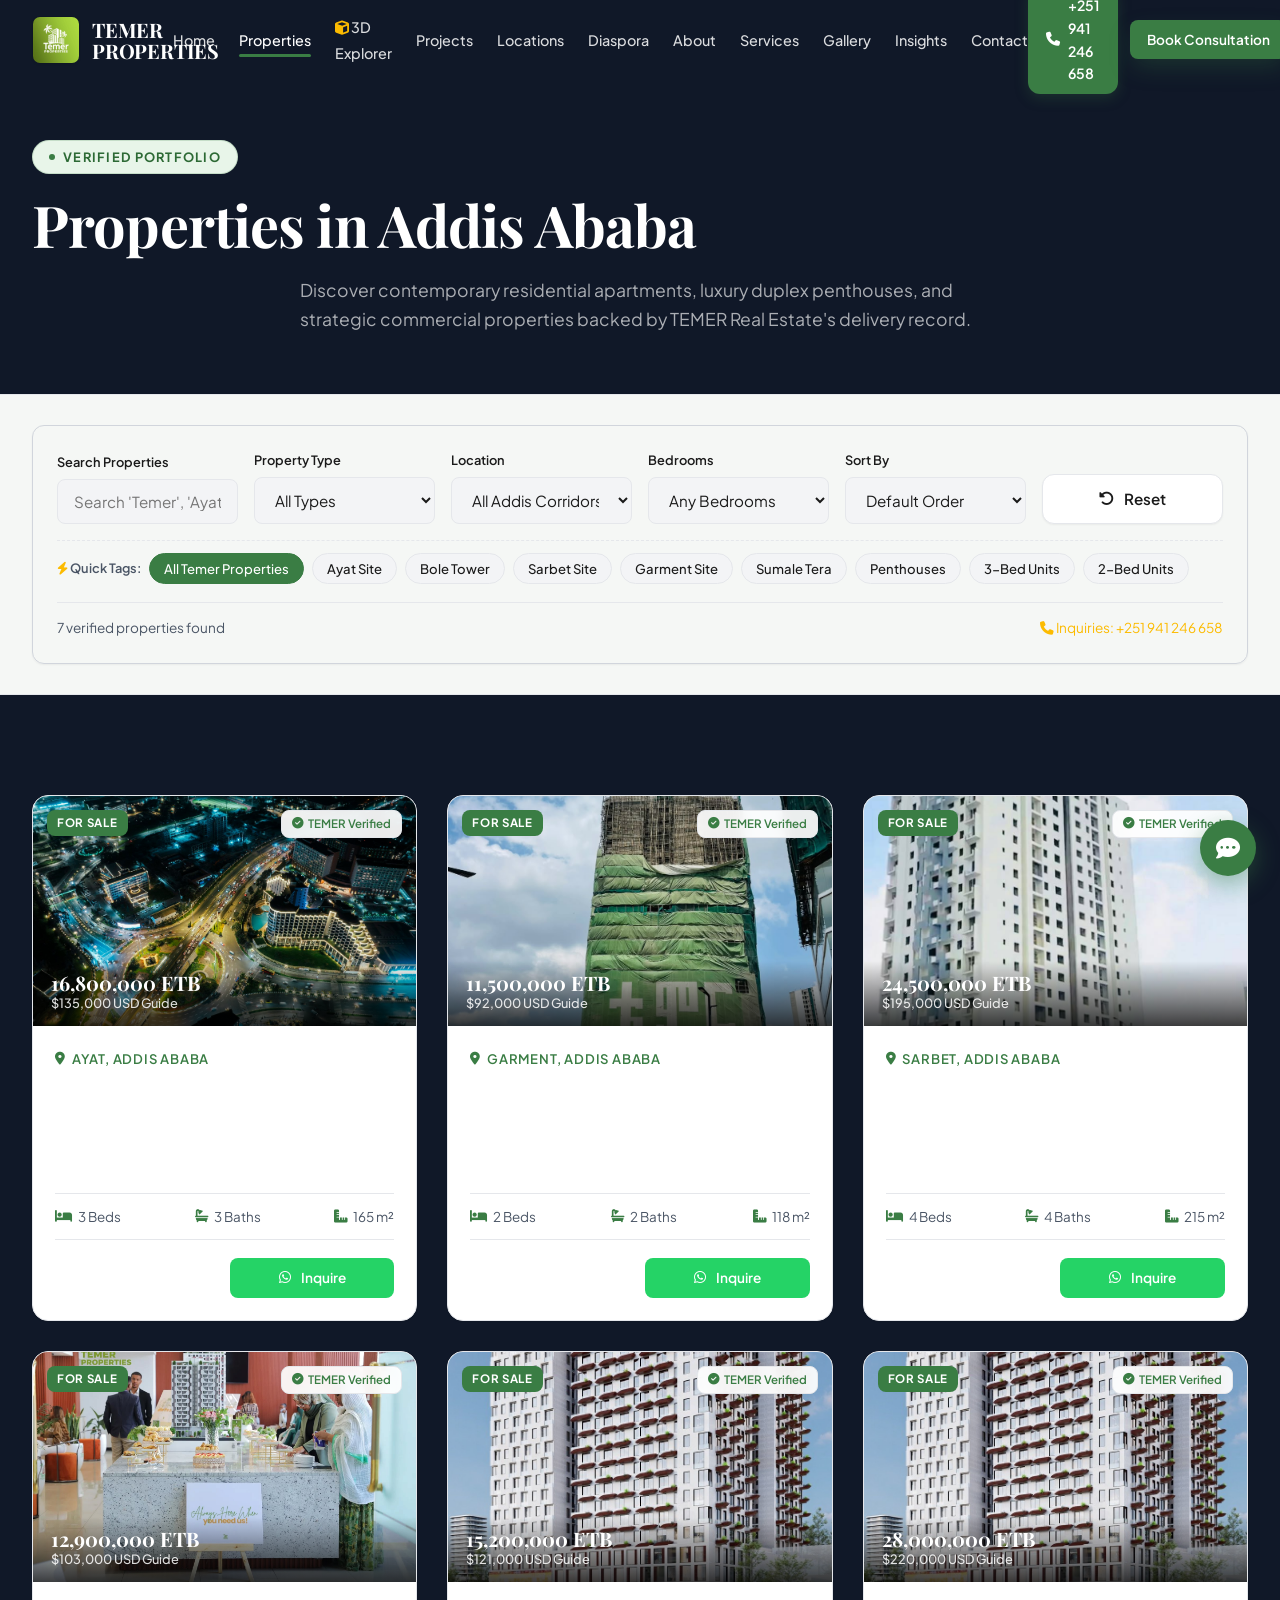
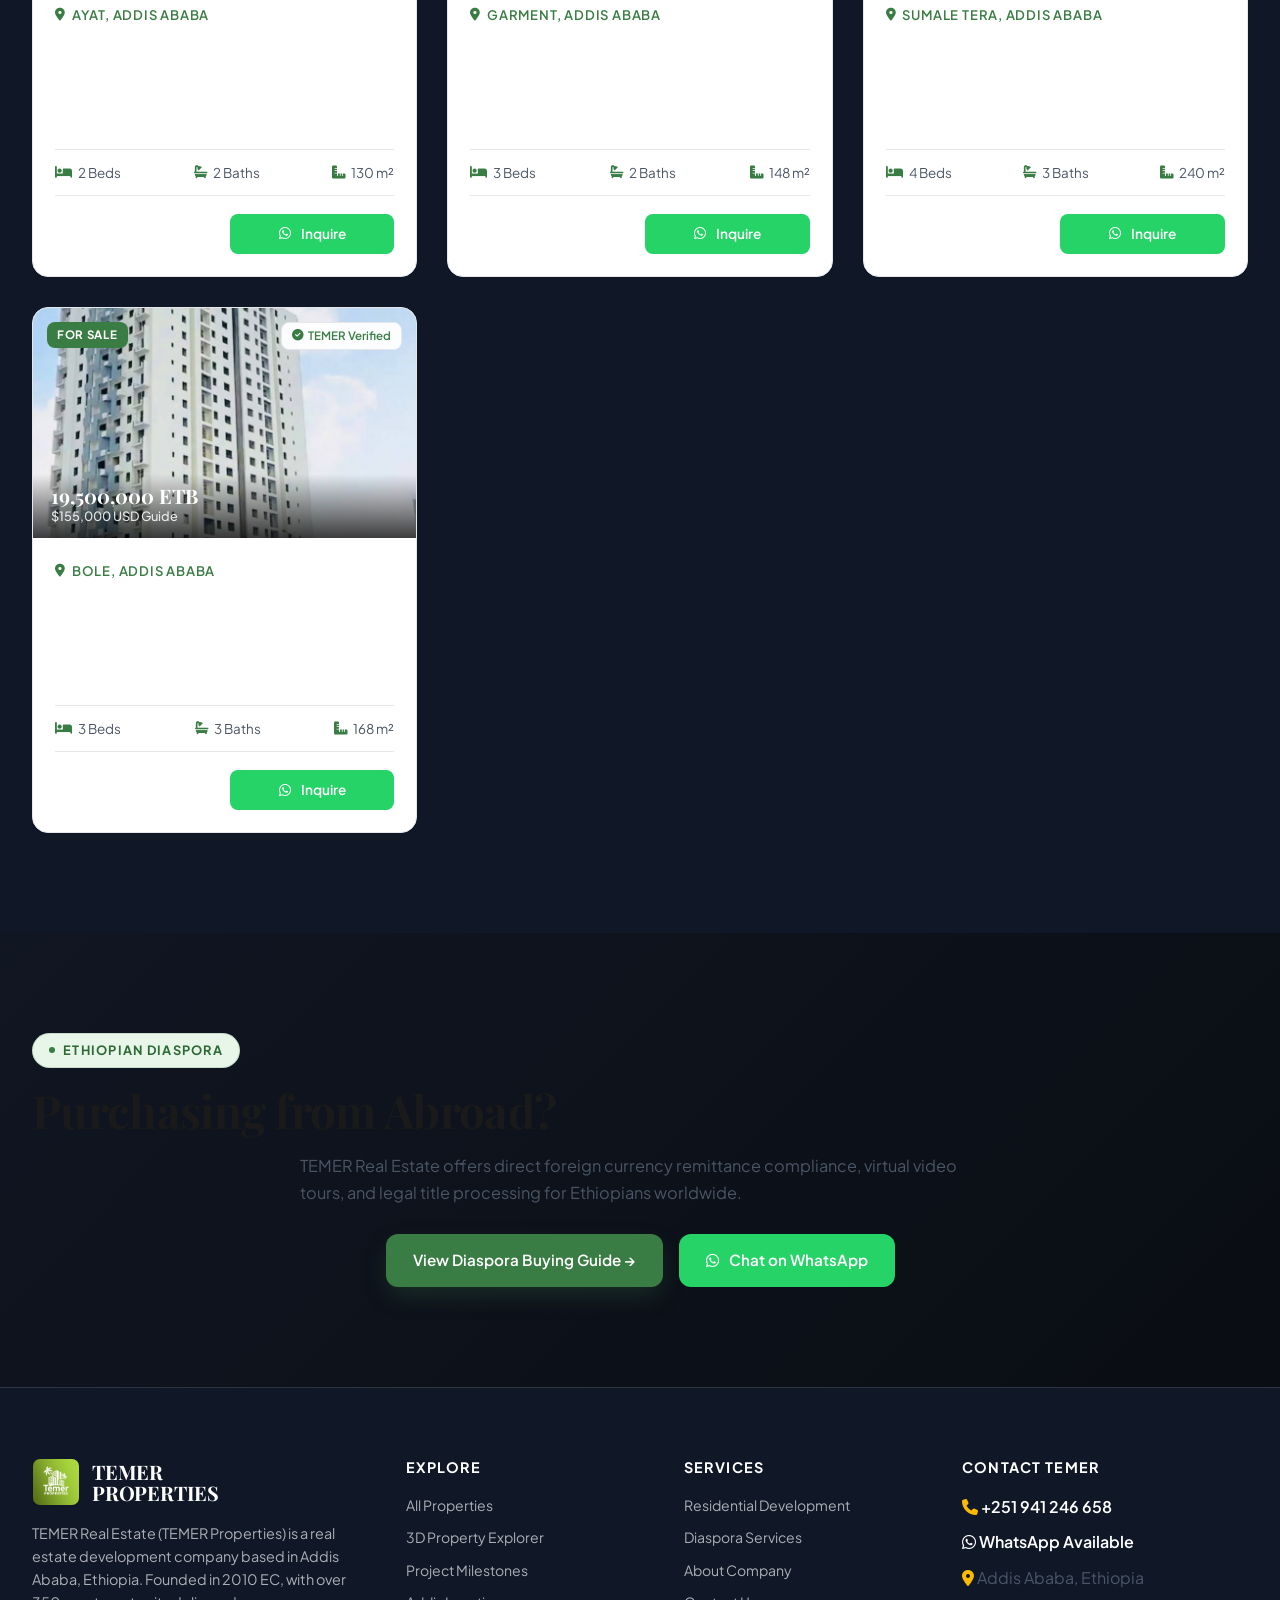
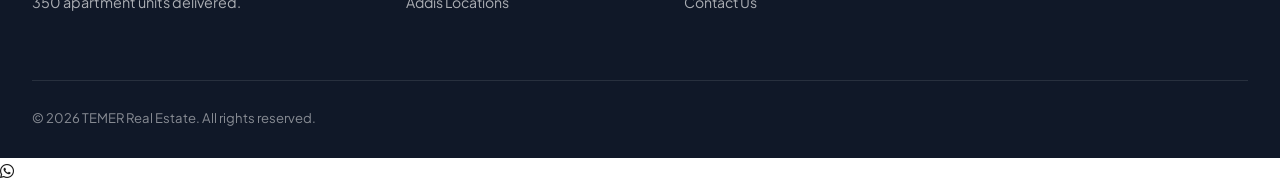
<file: pages/properties.html>
<!DOCTYPE html>
<html lang="en">
<head>
  <meta charset="UTF-8">
  <meta name="viewport" content="width=device-width, initial-scale=1.0">
  <title>Properties for Sale in Addis Ababa | TEMER Real Estate</title>
  <meta name="description" content="Browse verified luxury apartments, sky penthouses, and commercial properties in Addis Ababa by TEMER Real Estate. Ayat Feres Bet, Bole Atlas, Sarbet, and Garment corridors.">
  <meta name="keywords" content="Temer Real Estate, Temer Properties, ቴመር ሪል እስቴት, ቴመር, Ayat real estate, Bole apartments, Sarbet apartments, Garment real estate, Addis Ababa property sales">
  <meta name="theme-color" content="#3a7d44">
  <link rel="canonical" href="https://temerrealestete.com.et/pages/properties.html">

  <!-- Open Graph / Meta -->
  <meta property="og:title" content="Properties for Sale in Addis Ababa | TEMER Real Estate">
  <meta property="og:description" content="Browse verified luxury apartments, sky penthouses, and commercial properties in Addis Ababa by TEMER Real Estate. Ayat Feres Bet, Bole Atlas, Sarbet, and Garment corridors.">
  <meta property="og:image" content="../assets/images/hero-1.jpg">
  <meta property="og:url" content="https://temerrealestete.com.et/pages/properties.html">
  <meta property="og:type" content="website">

  <!-- Favicon -->
  <link rel="icon" href="../assets/images/Logo.jpg" type="image/jpeg">

  <!-- Font Awesome -->
  <link rel="stylesheet" href="https://cdnjs.cloudflare.com/ajax/libs/font-awesome/6.5.1/css/all.min.css">

  <!-- Core Stylesheets -->
  <link rel="stylesheet" href="../css/style.css">
  <link rel="stylesheet" href="../css/responsive.css">
  <link rel="stylesheet" href="../css/animations.css">
</head>
<body>

  <!-- Site Header -->
  <header class="site-header scrolled" id="site-header">
    <div class="container header-container">
      <a href="../index.html" class="brand-logo" aria-label="TEMER Real Estate Home">
        <img src="../assets/images/Logo.jpg" alt="Temer Properties" class="brand-logo-img">
        <div class="logo-text">
          <span class="logo-title">TEMER <br>PROPERTIES</span>
        </div>
      </a>

      <nav class="main-nav" id="main-nav">
        <ul class="nav-list">
          <li><a href="../index.html" class="nav-link">Home</a></li>
          <li><a href="properties.html" class="nav-link active">Properties</a></li>
          <li><a href="3d-explorer.html" class="nav-link"><i class="fa-solid fa-cube text-gold"></i> 3D Explorer</a></li>
          <li><a href="projects.html" class="nav-link">Projects</a></li>
          <li><a href="locations.html" class="nav-link">Locations</a></li>
          <li><a href="diaspora.html" class="nav-link">Diaspora</a></li>
          <li><a href="about.html" class="nav-link">About</a></li>
          <li><a href="services.html" class="nav-link">Services</a></li>
          <li><a href="gallery.html" class="nav-link">Gallery</a></li>
          <li><a href="blog.html" class="nav-link">Insights</a></li>
          <li><a href="contact.html" class="nav-link">Contact</a></li>
        </ul>
      </nav>

      <div class="header-actions">
        <a href="tel:+251941246658" class="phone-badge">
          <i class="fa-solid fa-phone"></i> +251 941 246 658
        </a>
        <a href="contact.html#consultation" class="btn btn-primary btn-sm">
          Book Consultation
        </a>
      </div>

      <button class="nav-toggle" id="nav-toggle" aria-label="Toggle navigation">
        <span></span><span></span><span></span>
      </button>
    </div>
  </header>

  <!-- Page Banner -->
  <section class="section section-dark" style="padding-top: 140px; padding-bottom: 60px; border-bottom: 1px solid var(--border-light);">
    <div class="container text-center">
      <div class="badge-tag">Verified Portfolio</div>
      <h1 style="font-size:clamp(2.4rem, 4.5vw, 3.6rem); margin-bottom: 16px;">
        Properties in Addis Ababa
      </h1>
      <p style="max-width: 680px; margin: 0 auto; font-size: 1.1rem;">
        Discover contemporary residential apartments, luxury duplex penthouses, and strategic commercial properties backed by TEMER Real Estate's delivery record.
      </p>
    </div>
  </section>

  <!-- Filters & Search Toolbar -->
  <section class="section-alt" style="padding: 30px 0; border-bottom: 1px solid var(--border-light);">
    <div class="container">
      <div style="background:var(--bg-card); padding: 24px; border-radius: var(--radius-md); border: 1px solid var(--border-medium); box-shadow: var(--shadow-sm);">
        <div style="display: grid; grid-template-columns: repeat(auto-fit, minmax(180px, 1fr)); gap: 16px; align-items: flex-end;">
          
          <!-- Live Search -->
          <div>
            <label class="form-label" for="filter-search" style="font-size:0.8rem;">Search Properties</label>
            <input type="text" id="filter-search" class="form-control" placeholder="Search 'Temer', 'Ayat', 'Bole', 'Penthouse', '3 Beds'...">
          </div>

          <!-- Type -->
          <div>
            <label class="form-label" for="filter-type" style="font-size:0.8rem;">Property Type</label>
            <select id="filter-type" class="form-control">
              <option value="all">All Types</option>
              <option value="Apartment">Apartment</option>
              <option value="Penthouse">Sky Penthouse / Villa</option>
              <option value="Commercial">Commercial</option>
            </select>
          </div>

          <!-- Location -->
          <div>
            <label class="form-label" for="filter-location" style="font-size:0.8rem;">Location</label>
            <select id="filter-location" class="form-control">
              <option value="all">All Addis Corridors</option>
              <option value="Ayat">Ayat (Feres Bet)</option>
              <option value="Bole">Bole (Atlas)</option>
              <option value="Sarbet">Sarbet</option>
              <option value="Garment">Garment</option>
              <option value="Sumale">Sumale Tera</option>
              <option value="Kazanchis">Kazanchis</option>
              <option value="CMC">CMC Corridor</option>
            </select>
          </div>

          <!-- Bedrooms -->
          <div>
            <label class="form-label" for="filter-bedrooms" style="font-size:0.8rem;">Bedrooms</label>
            <select id="filter-bedrooms" class="form-control">
              <option value="all">Any Bedrooms</option>
              <option value="2">2 Bedrooms</option>
              <option value="3">3 Bedrooms</option>
              <option value="4+">4+ Bedrooms</option>
            </select>
          </div>

          <!-- Sorting -->
          <div>
            <label class="form-label" for="filter-sort" style="font-size:0.8rem;">Sort By</label>
            <select id="filter-sort" class="form-control">
              <option value="default">Default Order</option>
              <option value="price-asc">Price: Low to High</option>
              <option value="price-desc">Price: High to Low</option>
              <option value="area-desc">Floor Area: Largest First</option>
            </select>
          </div>

          <!-- Clear Filters -->
          <div>
            <button class="btn btn-secondary" id="filter-clear" style="width: 100%; height: 50px;">
              <i class="fa-solid fa-rotate-left"></i> Reset
            </button>
          </div>
        </div>

        <!-- Quick Search Tags -->
        <div style="display:flex; align-items:center; gap:8px; flex-wrap:wrap; margin-top:16px; padding-top:12px; border-top:1px dashed var(--border-light);">
          <span style="font-size:0.8rem; font-weight:600; color:var(--text-secondary);"><i class="fa-solid fa-bolt" style="color:var(--gold-primary);"></i> Quick Tags:</span>
          <button type="button" class="quick-tag-btn active" data-search="temer">All Temer Properties</button>
          <button type="button" class="quick-tag-btn" data-search="ayat">Ayat Site</button>
          <button type="button" class="quick-tag-btn" data-search="bole">Bole Tower</button>
          <button type="button" class="quick-tag-btn" data-search="sarbet">Sarbet Site</button>
          <button type="button" class="quick-tag-btn" data-search="garment">Garment Site</button>
          <button type="button" class="quick-tag-btn" data-search="sumale">Sumale Tera</button>
          <button type="button" class="quick-tag-btn" data-search="penthouse">Penthouses</button>
          <button type="button" class="quick-tag-btn" data-search="3 bed">3-Bed Units</button>
          <button type="button" class="quick-tag-btn" data-search="2 bed">2-Bed Units</button>
        </div>

        <div style="display:flex; justify-content:space-between; align-items:center; margin-top:18px; padding-top:14px; border-top:1px solid var(--border-light); font-size:0.85rem; color:var(--text-secondary);">
          <div id="results-count">Loading verified listings...</div>
          <div style="color:var(--gold-primary);">
            <i class="fa-solid fa-phone"></i> Inquiries: +251 941 246 658
          </div>
        </div>
      </div>
    </div>
  </section>

  <!-- Properties Grid Section -->
  <section class="section section-dark">
    <div class="container">
      <div class="properties-grid" id="all-properties-container">
        <!-- Rendered by js/properties.js -->
      </div>
    </div>
  </section>

  <!-- Diaspora Quick CTA Banner -->
  <section class="section" style="background:linear-gradient(135deg, #101622 0%, #0a0d13 100%); border-top:1px solid var(--gold-border);">
    <div class="container text-center">
      <div class="badge-tag">Ethiopian Diaspora</div>
      <h2 style="margin-bottom:14px;">Purchasing from Abroad?</h2>
      <p style="max-width:680px; margin:0 auto 28px;">
        TEMER Real Estate offers direct foreign currency remittance compliance, virtual video tours, and legal title processing for Ethiopians worldwide.
      </p>
      <div style="display:flex; justify-content:center; gap:16px; flex-wrap:wrap;">
        <a href="diaspora.html" class="btn btn-primary">
          View Diaspora Buying Guide &rarr;
        </a>
        <a href="https://wa.me/251941246658?text=Hello%20TEMER%20Real%20Estate%2C%20I%20am%20calling%20from%20the%20Diaspora%20and%20would%20like%20to%20inquire%20about%20your%20properties." target="_blank" rel="noopener noreferrer" class="btn btn-whatsapp">
          <i class="fa-brands fa-whatsapp"></i> Chat on WhatsApp
        </a>
      </div>
    </div>
  </section>

  <!-- Footer -->
  <footer class="site-footer">
    <div class="container">
      <div class="footer-top-grid">
        <div class="footer-brand">
          <div class="brand-logo" style="margin-bottom:14px;">
            <img src="../assets/images/Logo.jpg" alt="Temer Properties" class="brand-logo-img">
        <div class="logo-text">
          <span class="logo-title">TEMER <br>PROPERTIES</span>
        </div>
          </div>
          <p>TEMER Real Estate (TEMER Properties) is a real estate development company based in Addis Ababa, Ethiopia. Founded in 2010 EC, with over 350 apartment units delivered.</p>
        </div>
        <div class="footer-column">
          <h4>Explore</h4>
          <div class="footer-links">
            <a href="properties.html">All Properties</a>
            <a href="3d-explorer.html">3D Property Explorer</a>
            <a href="projects.html">Project Milestones</a>
            <a href="locations.html">Addis Locations</a>
          </div>
        </div>
        <div class="footer-column">
          <h4>Services</h4>
          <div class="footer-links">
            <a href="services.html">Residential Development</a>
            <a href="diaspora.html">Diaspora Services</a>
            <a href="about.html">About Company</a>
            <a href="contact.html">Contact Us</a>
          </div>
        </div>
        <div class="footer-column">
          <h4>Contact TEMER</h4>
          <div class="footer-links">
            <div style="color:var(--text-white); font-weight:600;"><i class="fa-solid fa-phone text-gold"></i> +251 941 246 658</div>
            <div style="color:var(--temer-green-light); font-weight:600;"><i class="fa-brands fa-whatsapp"></i> WhatsApp Available</div>
            <div style="color:var(--text-secondary);"><i class="fa-solid fa-location-dot text-gold"></i> Addis Ababa, Ethiopia</div>
          </div>
        </div>
      </div>
      <div class="footer-bottom">
        <div>&copy; 2026 TEMER Real Estate. All rights reserved.</div>
      </div>
    </div>
  </footer>

  <!-- Floating WhatsApp -->
  <a href="https://wa.me/251941246658" target="_blank" rel="noopener noreferrer" class="floating-whatsapp" aria-label="Chat on WhatsApp">
    <i class="fa-brands fa-whatsapp"></i>
  </a>

  <!-- Central Data & Logic -->
  <script src="../js/data/properties.js"></script>
  <script src="../js/main.js"></script>
  <script src="../js/properties.js"></script>
  <script>
    document.addEventListener('DOMContentLoaded', () => {
      if (window.initPropertyListings) {
        window.initPropertyListings({
          containerId: 'all-properties-container',
          featuredOnly: false
        });
      }

      // Quick Tag Buttons
      const tagButtons = document.querySelectorAll('.quick-tag-btn');
      const searchInput = document.getElementById('filter-search');
      tagButtons.forEach(btn => {
        btn.addEventListener('click', () => {
          tagButtons.forEach(b => b.classList.remove('active'));
          btn.classList.add('active');
          const term = btn.getAttribute('data-search') || '';
          if (searchInput) {
            searchInput.value = term;
            searchInput.dispatchEvent(new Event('input'));
          }
        });
      });
    });
  </script>

  <!-- Floating Quick Contact Widget -->
  <div class="floating-contact-widget" id="floating-contact-widget">
    <div class="floating-contact-menu">
      <div class="floating-menu-title">Get in Touch</div>
      <a href="tel:+251941246658" class="floating-menu-item item-phone">
        <i class="fa-solid fa-phone"></i> Call +251 941 246 658
      </a>
      <a href="https://wa.me/251941246658" target="_blank" rel="noopener noreferrer" class="floating-menu-item item-whatsapp">
        <i class="fa-brands fa-whatsapp"></i> Chat on WhatsApp
      </a>
      <a href="https://t.me/Nati2378" target="_blank" rel="noopener noreferrer" class="floating-menu-item item-telegram">
        <i class="fa-brands fa-telegram"></i> Message on Telegram
      </a>
    </div>

    <button class="floating-main-btn" aria-label="Open contact options" title="Quick Contact">
      <i class="fa-solid fa-comment-dots"></i>
    </button>
  </div>

</body>
</html>
</file>
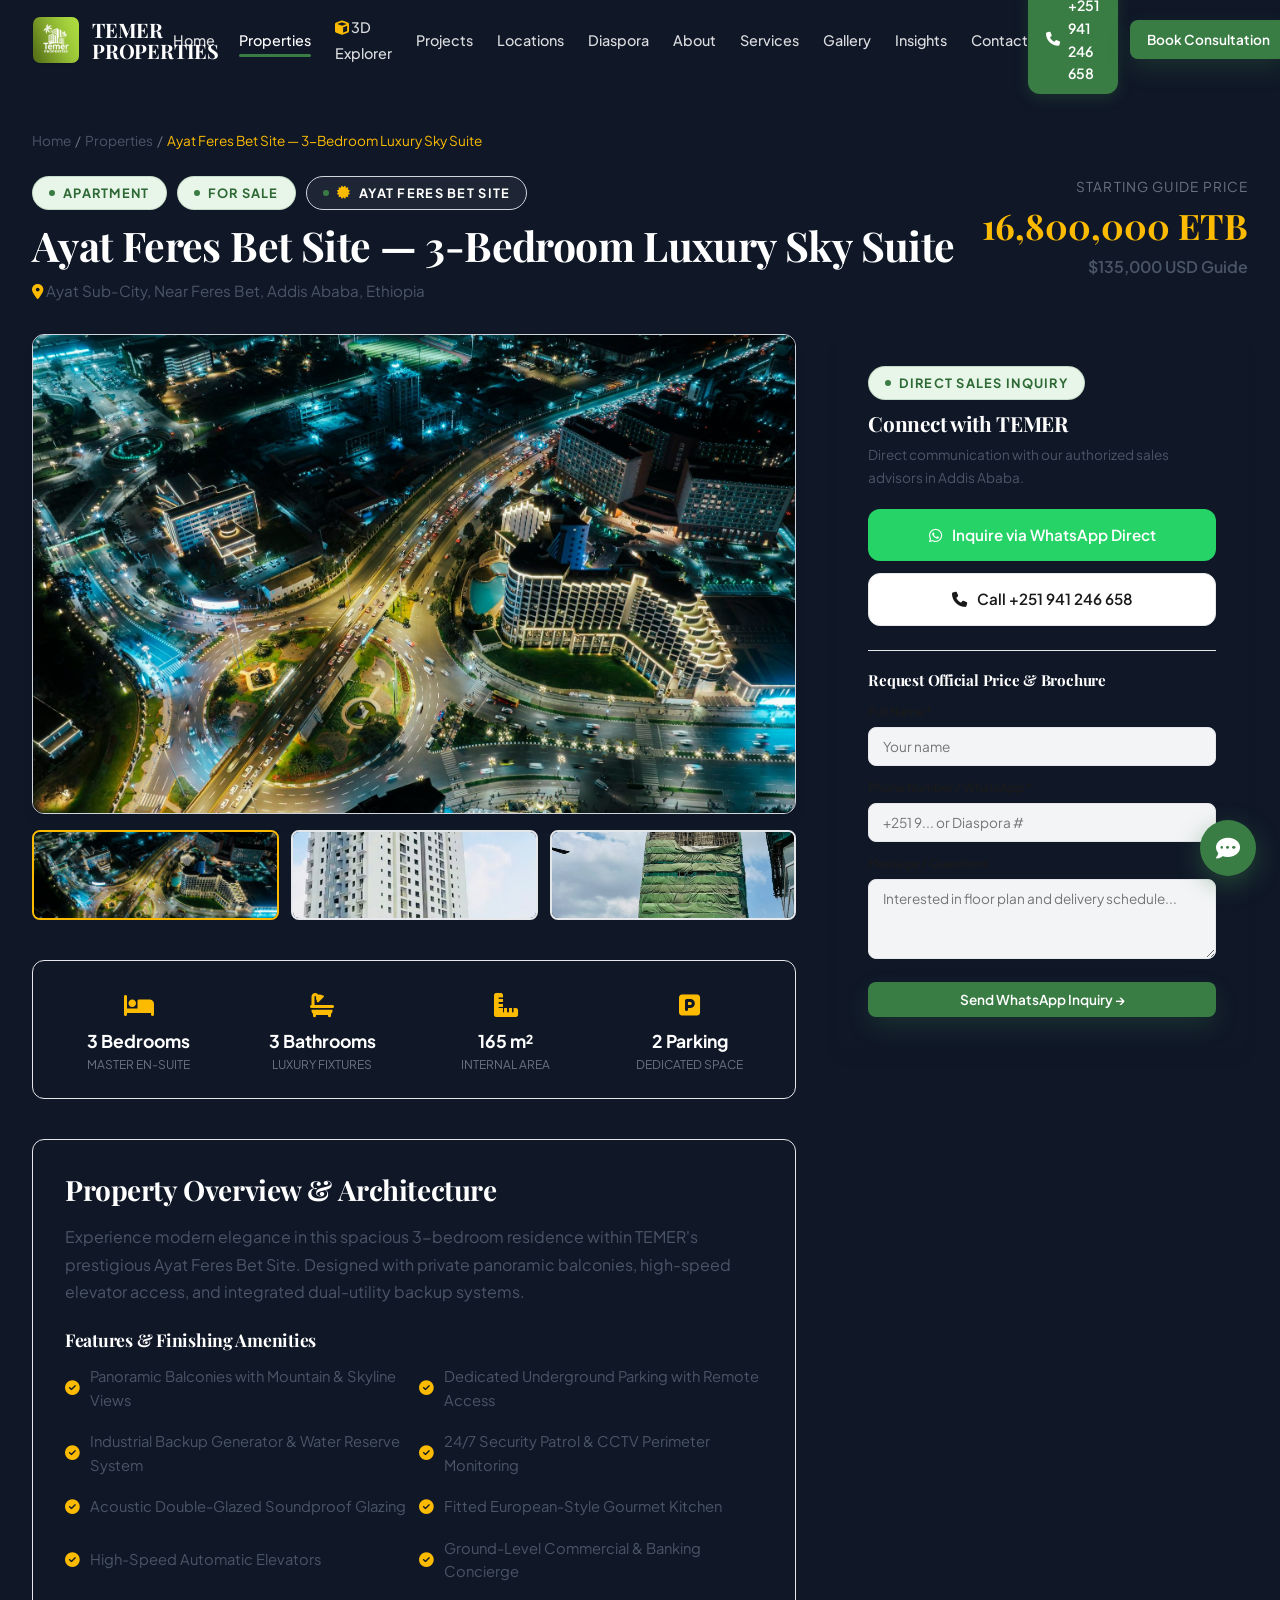
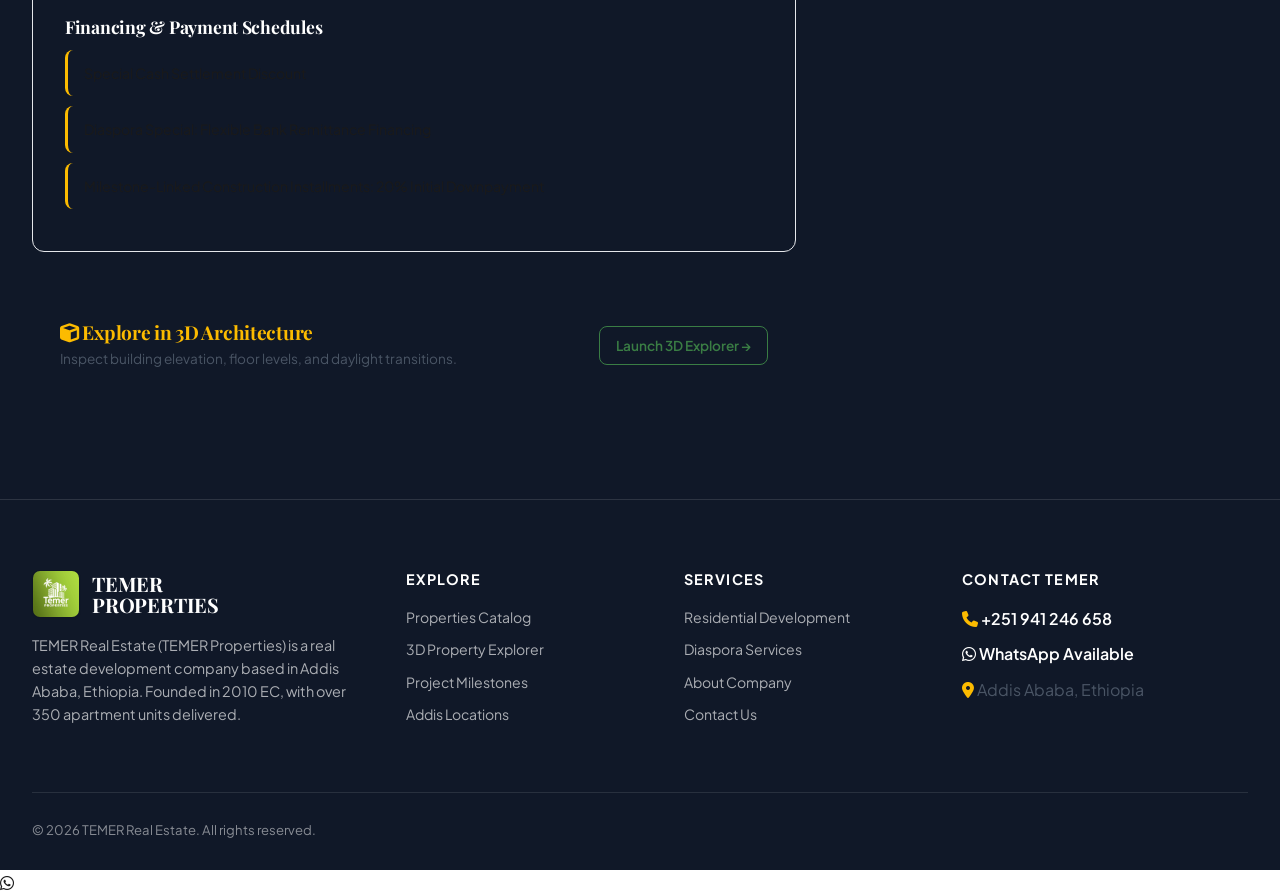
<file: pages/property-details.html>
<!DOCTYPE html>
<html lang="en">
<head>
  <meta charset="UTF-8">
  <meta name="viewport" content="width=device-width, initial-scale=1.0">
  <title>Property Details | TEMER Real Estate Addis Ababa</title>
  <meta name="description" content="View comprehensive property specifications, floor plans, pricing, and video tours for TEMER Real Estate residences in Addis Ababa.">

  <!-- Font Awesome -->
  <link rel="stylesheet" href="https://cdnjs.cloudflare.com/ajax/libs/font-awesome/6.5.1/css/all.min.css">

  <!-- Core Stylesheets -->
  <link rel="stylesheet" href="../css/style.css">
  <link rel="stylesheet" href="../css/responsive.css">
  <link rel="stylesheet" href="../css/animations.css">
</head>
<body>

  <!-- Site Header -->
  <header class="site-header scrolled" id="site-header">
    <div class="container header-container">
      <a href="../index.html" class="brand-logo" aria-label="TEMER Real Estate Home">
        <img src="../assets/images/Logo.jpg" alt="Temer Properties" class="brand-logo-img">
        <div class="logo-text">
          <span class="logo-title">TEMER <br>PROPERTIES</span>
        </div>
      </a>

      <nav class="main-nav" id="main-nav">
        <ul class="nav-list">
          <li><a href="../index.html" class="nav-link">Home</a></li>
          <li><a href="properties.html" class="nav-link active">Properties</a></li>
          <li><a href="3d-explorer.html" class="nav-link"><i class="fa-solid fa-cube text-gold"></i> 3D Explorer</a></li>
          <li><a href="projects.html" class="nav-link">Projects</a></li>
          <li><a href="locations.html" class="nav-link">Locations</a></li>
          <li><a href="diaspora.html" class="nav-link">Diaspora</a></li>
          <li><a href="about.html" class="nav-link">About</a></li>
          <li><a href="services.html" class="nav-link">Services</a></li>
          <li><a href="gallery.html" class="nav-link">Gallery</a></li>
          <li><a href="blog.html" class="nav-link">Insights</a></li>
          <li><a href="contact.html" class="nav-link">Contact</a></li>
        </ul>
      </nav>

      <div class="header-actions">
        <a href="tel:+251941246658" class="phone-badge">
          <i class="fa-solid fa-phone"></i> +251 941 246 658
        </a>
        <a href="contact.html#consultation" class="btn btn-primary btn-sm">
          Book Consultation
        </a>
      </div>

      <button class="nav-toggle" id="nav-toggle" aria-label="Toggle navigation">
        <span></span><span></span><span></span>
      </button>
    </div>
  </header>

  <!-- Dynamic Property Details Container -->
  <main class="section section-dark" style="padding-top: 130px; min-height: 80vh;" id="property-detail-main">
    <div class="container" id="property-detail-content">
      <!-- Injected via JavaScript -->
      <div style="text-align:center; padding: 100px 0;">
        <div class="spinner-3d" style="margin: 0 auto 20px;"></div>
        <p style="color:var(--gold-light);">Loading property specifications...</p>
      </div>
    </div>
  </main>

  <!-- Footer -->
  <footer class="site-footer">
    <div class="container">
      <div class="footer-top-grid">
        <div class="footer-brand">
          <div class="brand-logo" style="margin-bottom:14px;">
            <img src="../assets/images/Logo.jpg" alt="Temer Properties" class="brand-logo-img">
        <div class="logo-text">
          <span class="logo-title">TEMER <br>PROPERTIES</span>
        </div>
          </div>
          <p>TEMER Real Estate (TEMER Properties) is a real estate development company based in Addis Ababa, Ethiopia. Founded in 2010 EC, with over 350 apartment units delivered.</p>
        </div>
        <div class="footer-column">
          <h4>Explore</h4>
          <div class="footer-links">
            <a href="properties.html">Properties Catalog</a>
            <a href="3d-explorer.html">3D Property Explorer</a>
            <a href="projects.html">Project Milestones</a>
            <a href="locations.html">Addis Locations</a>
          </div>
        </div>
        <div class="footer-column">
          <h4>Services</h4>
          <div class="footer-links">
            <a href="services.html">Residential Development</a>
            <a href="diaspora.html">Diaspora Services</a>
            <a href="about.html">About Company</a>
            <a href="contact.html">Contact Us</a>
          </div>
        </div>
        <div class="footer-column">
          <h4>Contact TEMER</h4>
          <div class="footer-links">
            <div style="color:var(--text-white); font-weight:600;"><i class="fa-solid fa-phone text-gold"></i> +251 941 246 658</div>
            <div style="color:var(--temer-green-light); font-weight:600;"><i class="fa-brands fa-whatsapp"></i> WhatsApp Available</div>
            <div style="color:var(--text-secondary);"><i class="fa-solid fa-location-dot text-gold"></i> Addis Ababa, Ethiopia</div>
          </div>
        </div>
      </div>
      <div class="footer-bottom">
        <div>&copy; 2026 TEMER Real Estate. All rights reserved.</div>
      </div>
    </div>
  </footer>

  <!-- Floating WhatsApp -->
  <a href="https://wa.me/251941246658" target="_blank" rel="noopener noreferrer" class="floating-whatsapp" aria-label="Chat on WhatsApp">
    <i class="fa-brands fa-whatsapp"></i>
  </a>

  <!-- Central Data & Main Script -->
  <script src="../js/data/properties.js"></script>
  <script src="../js/main.js"></script>
  
  <script>
    document.addEventListener('DOMContentLoaded', () => {
      const container = document.getElementById('property-detail-content');
      if (!container || typeof TEMER_PROPERTIES === 'undefined') return;

      // Extract ID from URL
      const params = new URLSearchParams(window.location.search);
      const propId = params.get('id');

      let prop = TEMER_PROPERTIES.find(p => p.id === propId);
      if (!prop) {
        prop = TEMER_PROPERTIES[0]; // Graceful fallback
      }

      // Update page title
      document.title = `${prop.title} | TEMER Real Estate`;

      // Prefilled WhatsApp message
      const waMsg = encodeURIComponent(
        `Hello TEMER Real Estate,\n\nI am inquiring about:\n${prop.title}\nID: ${prop.id}\nLocation: ${prop.location}, Addis Ababa\nPrice: ${prop.price} (${prop.priceUsd})\nArea: ${prop.area} m²\n\nPlease send me current floor plans, finishing schedules, and payment terms.`
      );
      const waUrl = `https://wa.me/${prop.contact.whatsappNumber}?text=${waMsg}`;

      // Gallery thumbnails
      const galleryHtml = (prop.gallery || [prop.image]).map((img, i) => `
        <div style="height:90px; border-radius:var(--radius-sm); overflow:hidden; border:2px solid ${i === 0 ? 'var(--gold-primary)' : 'var(--border-light)'}; cursor:pointer;" onclick="changeMainImage('${img}')">
          <img src="${img}" alt="${prop.title} image ${i+1}" style="width:100%; height:100%; object-fit:cover;">
        </div>
      `).join('');

      // Features list
      const featuresHtml = (prop.features || []).map(f => `
        <li style="display:flex; align-items:center; gap:10px; font-size:0.92rem; color:var(--text-secondary); margin-bottom:8px;">
          <i class="fa-solid fa-circle-check text-gold"></i> ${f}
        </li>
      `).join('');

      // Payment plans
      const paymentHtml = (prop.paymentPlans || []).map(p => `
        <div style="background:var(--bg-secondary); padding:12px 16px; border-radius:var(--radius-sm); border-left:3px solid var(--gold-primary); font-size:0.88rem; color:var(--text-primary); margin-bottom:10px;">
          ${p}
        </div>
      `).join('');

      container.innerHTML = `
        <!-- Breadcrumbs -->
        <nav aria-label="Breadcrumb" style="margin-bottom:24px; font-size:0.85rem; color:var(--text-muted);">
          <a href="../index.html" style="color:var(--text-secondary);">Home</a> &nbsp;/&nbsp;
          <a href="properties.html" style="color:var(--text-secondary);">Properties</a> &nbsp;/&nbsp;
          <span style="color:var(--gold-primary);">${prop.title}</span>
        </nav>

        <div style="display:flex; justify-content:space-between; align-items:flex-start; flex-wrap:wrap; gap:20px; margin-bottom:30px;">
          <div>
            <div style="display:flex; gap:10px; align-items:center; margin-bottom:10px;">
              <span class="badge-tag" style="margin-bottom:0;">${prop.propertyType}</span>
              <span class="badge-tag badge-green" style="margin-bottom:0;">${prop.status}</span>
              <span class="badge-tag" style="margin-bottom:0; background:rgba(255,255,255,0.06); border-color:var(--border-medium); color:var(--text-white);">
                <i class="fa-solid fa-certificate text-gold"></i> ${prop.verifiedProject}
              </span>
            </div>
            <h1 style="font-size:clamp(1.8rem, 3.2vw, 2.6rem); margin-bottom:8px;">${prop.title}</h1>
            <div style="font-size:0.95rem; color:var(--text-secondary);">
              <i class="fa-solid fa-location-dot text-gold"></i> ${prop.subcity}, Addis Ababa, Ethiopia
            </div>
          </div>

          <div style="text-align:right;">
            <div style="font-size:0.85rem; color:var(--text-muted); text-transform:uppercase; letter-spacing:0.08em;">Starting Guide Price</div>
            <div style="font-family:var(--font-serif); font-size:2.2rem; font-weight:700; color:var(--gold-primary);">${prop.price}</div>
            <div style="font-size:1rem; color:var(--text-secondary); font-weight:600;">${prop.priceUsd} Guide</div>
          </div>
        </div>

        <!-- Main Layout Grid -->
        <div style="display:grid; grid-template-columns: 1.3fr 0.7fr; gap:40px; align-items:flex-start;">
          
          <!-- Left Column: Media & Specifications -->
          <div>
            <!-- Main Hero Image -->
            <div style="height:480px; border-radius:var(--radius-md); overflow:hidden; border:1px solid var(--border-medium); margin-bottom:16px; position:relative; box-shadow:var(--shadow-lg);">
              <img id="main-detail-img" src="${prop.image}" alt="${prop.title}" style="width:100%; height:100%; object-fit:cover;">
            </div>

            <!-- Thumbnail Strip -->
            <div style="display:grid; grid-template-columns:repeat(auto-fit, minmax(90px, 1fr)); gap:12px; margin-bottom:40px;">
              ${galleryHtml}
            </div>

            <!-- Key Specs Strip -->
            <div style="background:var(--bg-card); border:1px solid var(--border-light); border-radius:var(--radius-md); padding:24px; margin-bottom:40px; display:grid; grid-template-columns:repeat(4, 1fr); gap:20px; text-align:center;">
              <div>
                <div style="color:var(--gold-primary); font-size:1.5rem; margin-bottom:4px;"><i class="fa-solid fa-bed"></i></div>
                <div style="font-size:1.1rem; font-weight:700; color:var(--text-white);">${prop.bedrooms} Bedrooms</div>
                <div style="font-size:0.75rem; color:var(--text-muted); text-transform:uppercase;">Master En-Suite</div>
              </div>
              <div>
                <div style="color:var(--gold-primary); font-size:1.5rem; margin-bottom:4px;"><i class="fa-solid fa-bath"></i></div>
                <div style="font-size:1.1rem; font-weight:700; color:var(--text-white);">${prop.bathrooms} Bathrooms</div>
                <div style="font-size:0.75rem; color:var(--text-muted); text-transform:uppercase;">Luxury Fixtures</div>
              </div>
              <div>
                <div style="color:var(--gold-primary); font-size:1.5rem; margin-bottom:4px;"><i class="fa-solid fa-ruler-combined"></i></div>
                <div style="font-size:1.1rem; font-weight:700; color:var(--text-white);">${prop.area} m²</div>
                <div style="font-size:0.75rem; color:var(--text-muted); text-transform:uppercase;">Internal Area</div>
              </div>
              <div>
                <div style="color:var(--gold-primary); font-size:1.5rem; margin-bottom:4px;"><i class="fa-solid fa-square-parking"></i></div>
                <div style="font-size:1.1rem; font-weight:700; color:var(--text-white);">${prop.parkingSpaces} Parking</div>
                <div style="font-size:0.75rem; color:var(--text-muted); text-transform:uppercase;">Dedicated Space</div>
              </div>
            </div>

            <!-- Description -->
            <div style="background:var(--bg-card); border:1px solid var(--border-light); border-radius:var(--radius-md); padding:32px; margin-bottom:40px;">
              <h3 style="margin-bottom:16px;">Property Overview & Architecture</h3>
              <p style="font-size:1rem; line-height:1.7; color:var(--text-secondary); margin-bottom:24px;">
                ${prop.description}
              </p>

              <h4 style="margin-bottom:14px; font-size:1.1rem;">Features & Finishing Amenities</h4>
              <ul style="display:grid; grid-template-columns:1fr 1fr; gap:10px; margin-bottom:24px;">
                ${featuresHtml}
              </ul>

              <h4 style="margin-bottom:12px; font-size:1.1rem;">Financing & Payment Schedules</h4>
              <div>${paymentHtml}</div>
            </div>

            <!-- 3D Explorer Callout -->
            <div style="background:linear-gradient(135deg, var(--bg-card), var(--bg-secondary)); border:1px solid var(--gold-border); border-radius:var(--radius-md); padding:28px; display:flex; align-items:center; justify-content:space-between; gap:20px; flex-wrap:wrap;">
              <div>
                <h4 style="color:var(--gold-primary); margin-bottom:4px;"><i class="fa-solid fa-cube"></i> Explore in 3D Architecture</h4>
                <p style="font-size:0.85rem; color:var(--text-secondary); margin:0;">Inspect building elevation, floor levels, and daylight transitions.</p>
              </div>
              <a href="3d-explorer.html" class="btn btn-outline-gold btn-sm">Launch 3D Explorer &rarr;</a>
            </div>
          </div>

          <!-- Right Column: Inquiry Sidebar -->
          <div style="position:sticky; top:100px;">
            <div style="background:var(--bg-card); border:1px solid var(--gold-border); border-radius:var(--radius-md); padding:32px; box-shadow:var(--shadow-lg);">
              <div class="badge-tag badge-green" style="margin-bottom:10px;">Direct Sales Inquiry</div>
              <h3 style="font-size:1.3rem; margin-bottom:8px;">Connect with TEMER</h3>
              <p style="font-size:0.85rem; color:var(--text-secondary); margin-bottom:20px;">
                Direct communication with our authorized sales advisors in Addis Ababa.
              </p>

              <!-- Instant WhatsApp Button -->
              <a href="${waUrl}" target="_blank" rel="noopener noreferrer" class="btn btn-whatsapp" style="width:100%; margin-bottom:12px;">
                <i class="fa-brands fa-whatsapp"></i> Inquire via WhatsApp Direct
              </a>

              <!-- Direct Phone Call -->
              <a href="tel:+251941246658" class="btn btn-secondary" style="width:100%; margin-bottom:24px;">
                <i class="fa-solid fa-phone"></i> Call +251 941 246 658
              </a>

              <hr style="border:none; border-top:1px solid var(--border-light); margin-bottom:20px;">

              <!-- Mini Consultation Form -->
              <h4 style="font-size:0.95rem; margin-bottom:12px;">Request Official Price & Brochure</h4>
              <form class="ajax-contact-form">
                <input type="hidden" name="propertyInterest" value="${prop.title} (${prop.location})">
                <div class="form-group" style="margin-bottom:12px;">
                  <label class="form-label" style="font-size:0.75rem;">Full Name *</label>
                  <input type="text" name="fullName" class="form-control" placeholder="Your name" required style="padding:10px 14px; font-size:0.85rem;">
                </div>
                <div class="form-group" style="margin-bottom:12px;">
                  <label class="form-label" style="font-size:0.75rem;">Phone Number / WhatsApp *</label>
                  <input type="tel" name="phone" class="form-control" placeholder="+251 9... or Diaspora #" required style="padding:10px 14px; font-size:0.85rem;">
                </div>
                <div class="form-group" style="margin-bottom:16px;">
                  <label class="form-label" style="font-size:0.75rem;">Message / Questions</label>
                  <textarea name="message" class="form-control" placeholder="Interested in floor plan and delivery schedule..." style="padding:10px 14px; font-size:0.85rem; min-height:80px;"></textarea>
                </div>
                <button type="submit" class="btn btn-primary btn-sm" style="width:100%;">
                  Send WhatsApp Inquiry &rarr;
                </button>
              </form>
            </div>
          </div>
        </div>
      `;
    });

    function changeMainImage(src) {
      const main = document.getElementById('main-detail-img');
      if (main) main.src = src;
    }
  </script>

  <!-- Floating Quick Contact Widget -->
  <div class="floating-contact-widget" id="floating-contact-widget">
    <div class="floating-contact-menu">
      <div class="floating-menu-title">Get in Touch</div>
      <a href="tel:+251941246658" class="floating-menu-item item-phone">
        <i class="fa-solid fa-phone"></i> Call +251 941 246 658
      </a>
      <a href="https://wa.me/251941246658" target="_blank" rel="noopener noreferrer" class="floating-menu-item item-whatsapp">
        <i class="fa-brands fa-whatsapp"></i> Chat on WhatsApp
      </a>
      <a href="https://t.me/Nati2378" target="_blank" rel="noopener noreferrer" class="floating-menu-item item-telegram">
        <i class="fa-brands fa-telegram"></i> Message on Telegram
      </a>
    </div>

    <button class="floating-main-btn" aria-label="Open contact options" title="Quick Contact">
      <i class="fa-solid fa-comment-dots"></i>
    </button>
  </div>

</body>
</html>
</file>
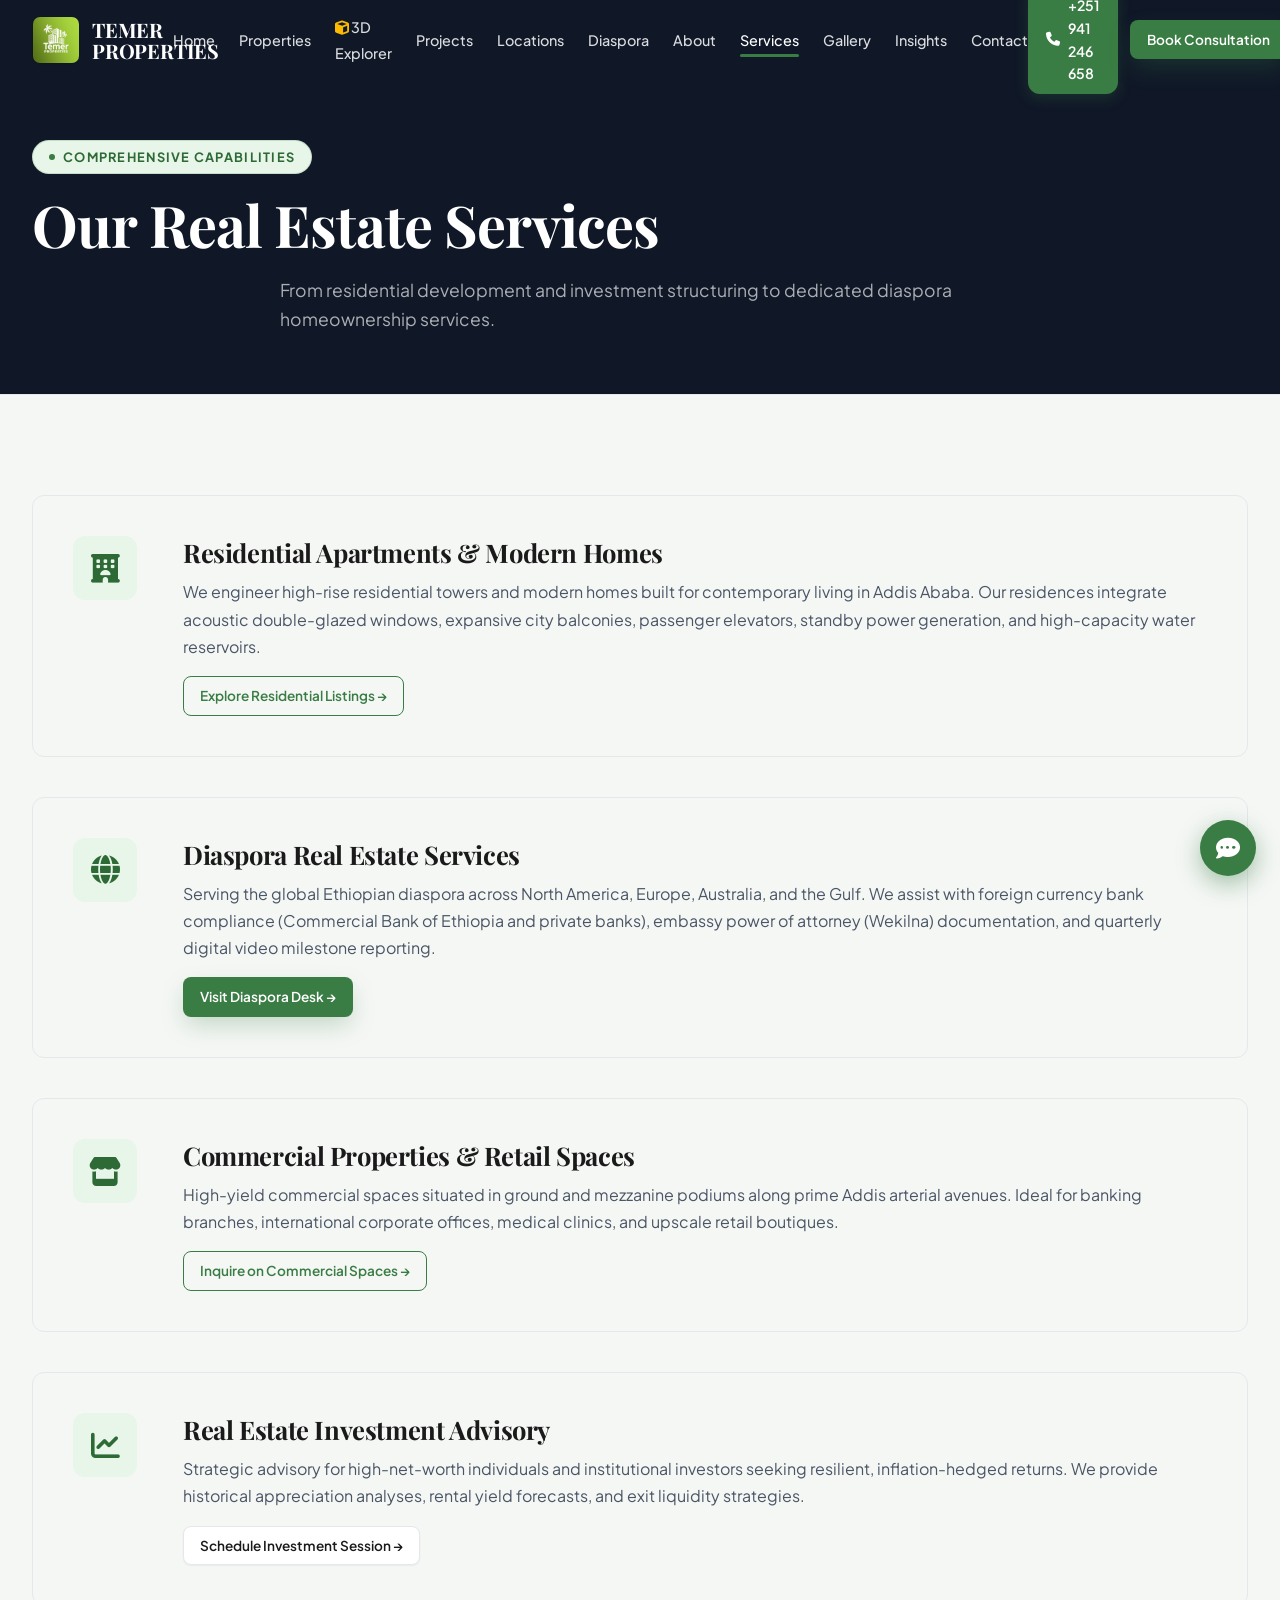
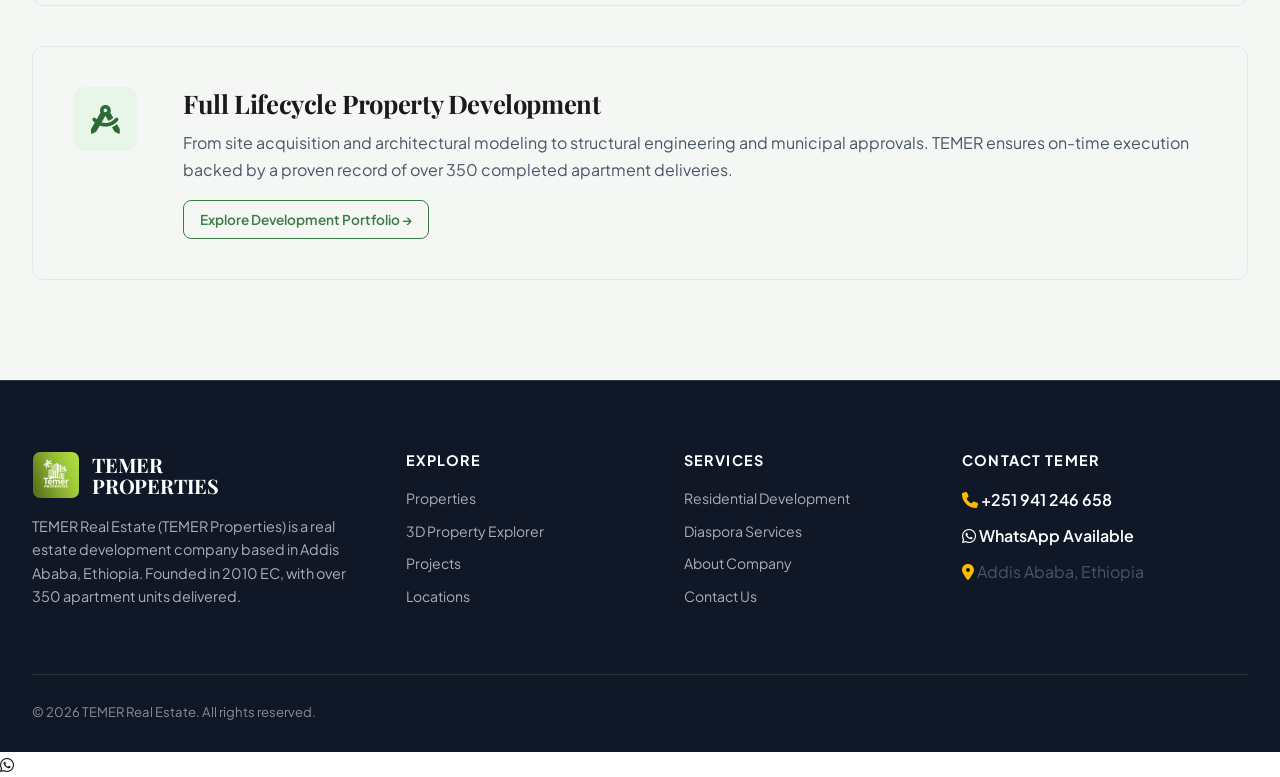
<file: pages/services.html>
<!DOCTYPE html>
<html lang="en">
<head>
  <meta charset="UTF-8">
  <meta name="viewport" content="width=device-width, initial-scale=1.0">
  <title>Services | TEMER Real Estate Addis Ababa</title>
  <meta name="description" content="Explore comprehensive real estate services offered by TEMER Real Estate in Addis Ababa: residential developments, commercial property, diaspora concierge, and investment advisory.">

  <!-- Font Awesome -->
  <link rel="stylesheet" href="https://cdnjs.cloudflare.com/ajax/libs/font-awesome/6.5.1/css/all.min.css">

  <!-- Core Stylesheets -->
  <link rel="stylesheet" href="../css/style.css">
  <link rel="stylesheet" href="../css/responsive.css">
  <link rel="stylesheet" href="../css/animations.css">
</head>
<body>

  <!-- Site Header -->
  <header class="site-header scrolled" id="site-header">
    <div class="container header-container">
      <a href="../index.html" class="brand-logo" aria-label="TEMER Real Estate Home">
        <img src="../assets/images/Logo.jpg" alt="Temer Properties" class="brand-logo-img">
        <div class="logo-text">
          <span class="logo-title">TEMER <br>PROPERTIES</span>
        </div>
      </a>

      <nav class="main-nav" id="main-nav">
        <ul class="nav-list">
          <li><a href="../index.html" class="nav-link">Home</a></li>
          <li><a href="properties.html" class="nav-link">Properties</a></li>
          <li><a href="3d-explorer.html" class="nav-link"><i class="fa-solid fa-cube text-gold"></i> 3D Explorer</a></li>
          <li><a href="projects.html" class="nav-link">Projects</a></li>
          <li><a href="locations.html" class="nav-link">Locations</a></li>
          <li><a href="diaspora.html" class="nav-link">Diaspora</a></li>
          <li><a href="about.html" class="nav-link">About</a></li>
          <li><a href="services.html" class="nav-link active">Services</a></li>
          <li><a href="gallery.html" class="nav-link">Gallery</a></li>
          <li><a href="blog.html" class="nav-link">Insights</a></li>
          <li><a href="contact.html" class="nav-link">Contact</a></li>
        </ul>
      </nav>

      <div class="header-actions">
        <a href="tel:+251941246658" class="phone-badge">
          <i class="fa-solid fa-phone"></i> +251 941 246 658
        </a>
        <a href="contact.html#consultation" class="btn btn-primary btn-sm">
          Book Consultation
        </a>
      </div>

      <button class="nav-toggle" id="nav-toggle" aria-label="Toggle navigation">
        <span></span><span></span><span></span>
      </button>
    </div>
  </header>

  <!-- Page Header -->
  <section class="section section-dark" style="padding-top: 140px; padding-bottom: 60px; border-bottom: 1px solid var(--border-light);">
    <div class="container text-center">
      <div class="badge-tag">Comprehensive Capabilities</div>
      <h1 style="font-size:clamp(2.4rem, 4.5vw, 3.6rem); margin-bottom: 16px;">
        Our Real Estate Services
      </h1>
      <p style="max-width: 720px; margin: 0 auto; font-size: 1.1rem;">
        From residential development and investment structuring to dedicated diaspora homeownership services.
      </p>
    </div>
  </section>

  <!-- Services Detailed Grid -->
  <section class="section section-alt">
    <div class="container" style="display:flex; flex-direction:column; gap:40px;">
      
      <!-- Service 1 -->
      <div style="background:var(--bg-card); border-radius:var(--radius-md); border:1px solid var(--border-light); padding:40px; display:grid; grid-template-columns:80px 1fr; gap:30px;">
        <div class="feature-icon-box" style="width:64px; height:64px; font-size:1.8rem;"><i class="fa-solid fa-hotel"></i></div>
        <div>
          <h2 style="font-size:1.6rem; margin-bottom:10px;">Residential Apartments & Modern Homes</h2>
          <p style="font-size:1rem; color:var(--text-secondary); line-height:1.7; margin-bottom:16px;">
            We engineer high-rise residential towers and modern homes built for contemporary living in Addis Ababa. Our residences integrate acoustic double-glazed windows, expansive city balconies, passenger elevators, standby power generation, and high-capacity water reservoirs.
          </p>
          <a href="properties.html?type=Apartment" class="btn btn-outline-gold btn-sm">Explore Residential Listings &rarr;</a>
        </div>
      </div>

      <!-- Service 2 -->
      <div style="background:var(--bg-card); border-radius:var(--radius-md); border:1px solid var(--border-light); padding:40px; display:grid; grid-template-columns:80px 1fr; gap:30px;">
        <div class="feature-icon-box" style="width:64px; height:64px; font-size:1.8rem;"><i class="fa-solid fa-globe"></i></div>
        <div>
          <h2 style="font-size:1.6rem; margin-bottom:10px;">Diaspora Real Estate Services</h2>
          <p style="font-size:1rem; color:var(--text-secondary); line-height:1.7; margin-bottom:16px;">
            Serving the global Ethiopian diaspora across North America, Europe, Australia, and the Gulf. We assist with foreign currency bank compliance (Commercial Bank of Ethiopia and private banks), embassy power of attorney (Wekilna) documentation, and quarterly digital video milestone reporting.
          </p>
          <a href="diaspora.html" class="btn btn-primary btn-sm">Visit Diaspora Desk &rarr;</a>
        </div>
      </div>

      <!-- Service 3 -->
      <div style="background:var(--bg-card); border-radius:var(--radius-md); border:1px solid var(--border-light); padding:40px; display:grid; grid-template-columns:80px 1fr; gap:30px;">
        <div class="feature-icon-box" style="width:64px; height:64px; font-size:1.8rem;"><i class="fa-solid fa-store"></i></div>
        <div>
          <h2 style="font-size:1.6rem; margin-bottom:10px;">Commercial Properties & Retail Spaces</h2>
          <p style="font-size:1rem; color:var(--text-secondary); line-height:1.7; margin-bottom:16px;">
            High-yield commercial spaces situated in ground and mezzanine podiums along prime Addis arterial avenues. Ideal for banking branches, international corporate offices, medical clinics, and upscale retail boutiques.
          </p>
          <a href="contact.html?interest=Commercial" class="btn btn-outline-gold btn-sm">Inquire on Commercial Spaces &rarr;</a>
        </div>
      </div>

      <!-- Service 4 -->
      <div style="background:var(--bg-card); border-radius:var(--radius-md); border:1px solid var(--border-light); padding:40px; display:grid; grid-template-columns:80px 1fr; gap:30px;">
        <div class="feature-icon-box" style="width:64px; height:64px; font-size:1.8rem;"><i class="fa-solid fa-chart-line"></i></div>
        <div>
          <h2 style="font-size:1.6rem; margin-bottom:10px;">Real Estate Investment Advisory</h2>
          <p style="font-size:1rem; color:var(--text-secondary); line-height:1.7; margin-bottom:16px;">
            Strategic advisory for high-net-worth individuals and institutional investors seeking resilient, inflation-hedged returns. We provide historical appreciation analyses, rental yield forecasts, and exit liquidity strategies.
          </p>
          <a href="contact.html#consultation" class="btn btn-secondary btn-sm">Schedule Investment Session &rarr;</a>
        </div>
      </div>

      <!-- Service 5 -->
      <div style="background:var(--bg-card); border-radius:var(--radius-md); border:1px solid var(--border-light); padding:40px; display:grid; grid-template-columns:80px 1fr; gap:30px;">
        <div class="feature-icon-box" style="width:64px; height:64px; font-size:1.8rem;"><i class="fa-solid fa-compass-drafting"></i></div>
        <div>
          <h2 style="font-size:1.6rem; margin-bottom:10px;">Full Lifecycle Property Development</h2>
          <p style="font-size:1rem; color:var(--text-secondary); line-height:1.7; margin-bottom:16px;">
            From site acquisition and architectural modeling to structural engineering and municipal approvals. TEMER ensures on-time execution backed by a proven record of over 350 completed apartment deliveries.
          </p>
          <a href="projects.html" class="btn btn-outline-gold btn-sm">Explore Development Portfolio &rarr;</a>
        </div>
      </div>
    </div>
  </section>

  <!-- Footer -->
  <footer class="site-footer">
    <div class="container">
      <div class="footer-top-grid">
        <div class="footer-brand">
          <div class="brand-logo" style="margin-bottom:14px;">
            <img src="../assets/images/Logo.jpg" alt="Temer Properties" class="brand-logo-img">
        <div class="logo-text">
          <span class="logo-title">TEMER <br>PROPERTIES</span>
        </div>
          </div>
          <p>TEMER Real Estate (TEMER Properties) is a real estate development company based in Addis Ababa, Ethiopia. Founded in 2010 EC, with over 350 apartment units delivered.</p>
        </div>
        <div class="footer-column">
          <h4>Explore</h4>
          <div class="footer-links">
            <a href="properties.html">Properties</a>
            <a href="3d-explorer.html">3D Property Explorer</a>
            <a href="projects.html">Projects</a>
            <a href="locations.html">Locations</a>
          </div>
        </div>
        <div class="footer-column">
          <h4>Services</h4>
          <div class="footer-links">
            <a href="services.html">Residential Development</a>
            <a href="diaspora.html">Diaspora Services</a>
            <a href="about.html">About Company</a>
            <a href="contact.html">Contact Us</a>
          </div>
        </div>
        <div class="footer-column">
          <h4>Contact TEMER</h4>
          <div class="footer-links">
            <div style="color:var(--text-white); font-weight:600;"><i class="fa-solid fa-phone text-gold"></i> +251 941 246 658</div>
            <div style="color:var(--temer-green-light); font-weight:600;"><i class="fa-brands fa-whatsapp"></i> WhatsApp Available</div>
            <div style="color:var(--text-secondary);"><i class="fa-solid fa-location-dot text-gold"></i> Addis Ababa, Ethiopia</div>
          </div>
        </div>
      </div>
      <div class="footer-bottom">
        <div>&copy; 2026 TEMER Real Estate. All rights reserved.</div>
      </div>
    </div>
  </footer>

  <!-- Floating WhatsApp -->
  <a href="https://wa.me/251941246658" target="_blank" rel="noopener noreferrer" class="floating-whatsapp" aria-label="Chat on WhatsApp">
    <i class="fa-brands fa-whatsapp"></i>
  </a>

  <script src="../js/main.js"></script>

  <!-- Floating Quick Contact Widget -->
  <div class="floating-contact-widget" id="floating-contact-widget">
    <div class="floating-contact-menu">
      <div class="floating-menu-title">Get in Touch</div>
      <a href="tel:+251941246658" class="floating-menu-item item-phone">
        <i class="fa-solid fa-phone"></i> Call +251 941 246 658
      </a>
      <a href="https://wa.me/251941246658" target="_blank" rel="noopener noreferrer" class="floating-menu-item item-whatsapp">
        <i class="fa-brands fa-whatsapp"></i> Chat on WhatsApp
      </a>
      <a href="https://t.me/Nati2378" target="_blank" rel="noopener noreferrer" class="floating-menu-item item-telegram">
        <i class="fa-brands fa-telegram"></i> Message on Telegram
      </a>
    </div>

    <button class="floating-main-btn" aria-label="Open contact options" title="Quick Contact">
      <i class="fa-solid fa-comment-dots"></i>
    </button>
  </div>

</body>
</html>
</file>
<file: css/style.css>
/* ==========================================================================
   TEMER Real Estate — Official Design System & UI
   Brand: TEMER Real Estate / TEMER Properties | Addis Ababa, Ethiopia
   Reference: https://temerpropertiessales.com
   Theme: Elegant Light Luxury Architecture & Forest Emerald Branding
   ========================================================================== */

/* --------------------------------------------------------------------------
   Google Fonts Import
   -------------------------------------------------------------------------- */
@import url('https://fonts.googleapis.com/css2?family=Playfair+Display:ital,wght@0,400;0,500;0,600;0,700;0,800;1,400;1,600&family=Plus+Jakarta+Sans:wght@300;400;500;600;700;800&display=swap');

/* --------------------------------------------------------------------------
   CSS Custom Properties (Theme Design Tokens from temerpropertiessales.com)
   -------------------------------------------------------------------------- */
:root {
  /* Brand Primary Green */
  --primary: #3a7d44;
  --primary-hover: #2d6a35;
  --primary-dark: #225229;
  --primary-foreground: #ffffff;
  --primary-light: #e8f5e9;
  --primary-glow: rgba(58, 125, 68, 0.25);
  --primary-border: rgba(58, 125, 68, 0.28);

  /* Accent Tint */
  --accent: #e8f5e9;
  --accent-foreground: #2d6a35;
  --accent-hover: #d2ecd5;

  /* Surfaces & Backgrounds */
  --background: #ffffff;
  --foreground: #1a1a1a;
  --secondary: #f5f7f5;
  --secondary-foreground: #1a1a1a;
  --muted: #f3f4f6;
  --muted-foreground: #6b7280;
  --card: #ffffff;
  --card-foreground: #1a1a1a;
  --card-hover: #ffffff;

  /* Contrast Dark Sections (Stats, Footer) */
  --dark-bg: #101828;
  --dark-surface: #162032;
  --dark-border: rgba(255, 255, 255, 0.12);
  --dark-text-primary: #ffffff;
  --dark-text-muted: rgba(255, 255, 255, 0.65);

  /* Gold / Amber Accents (Stars, Badges) */
  --gold-primary: #fcbb00;
  --gold-hover: #e5a700;
  --gold-light: #fef3c7;
  --gold-text: #b45309;

  /* Third-party Brand Accents */
  --whatsapp: #25d366;
  --whatsapp-hover: #20ba5a;
  --telegram: #0088cc;
  --telegram-hover: #0077b3;

  /* Text Colors */
  --text-primary: #1a1a1a;
  --text-secondary: #4a5565;
  --text-muted: #6b7280;
  --text-white: #ffffff;

  /* Borders & Dividers */
  --border: #e5e7eb;
  --border-light: #e5e7eb;
  --border-medium: #d1d5dc;
  --border-focus: #3a7d44;

  /* Typography */
  --font-serif: 'Playfair Display', Georgia, serif;
  --font-sans: 'Plus Jakarta Sans', system-ui, -apple-system, BlinkMacSystemFont, 'Segoe UI', Roboto, sans-serif;

  /* Layout & Radii */
  --header-height: 80px;
  --container-max: 1280px;
  --radius-xs: 4px;
  --radius-sm: 8px;
  --radius-md: 12px;
  --radius-lg: 16px;
  --radius-xl: 24px;
  --radius-full: 9999px;

  /* Shadows */
  --shadow-sm: 0 1px 2px 0 rgba(0, 0, 0, 0.05);
  --shadow-md: 0 4px 6px -1px rgba(0, 0, 0, 0.07), 0 2px 4px -2px rgba(0, 0, 0, 0.05);
  --shadow-lg: 0 10px 15px -3px rgba(0, 0, 0, 0.08), 0 4px 6px -4px rgba(0, 0, 0, 0.04);
  --shadow-xl: 0 20px 25px -5px rgba(0, 0, 0, 0.08), 0 8px 10px -6px rgba(0, 0, 0, 0.04);
  --shadow-primary: 0 10px 25px -3px rgba(58, 125, 68, 0.28);
  --shadow-dark: 0 25px 50px -12px rgba(0, 0, 0, 0.35);

  /* Transitions */
  --transition-fast: 0.15s cubic-bezier(0.4, 0, 0.2, 1);
  --transition-medium: 0.25s cubic-bezier(0.4, 0, 0.2, 1);
  --transition-smooth: 0.4s cubic-bezier(0.16, 1, 0.3, 1);
}

/* --------------------------------------------------------------------------
   Reset & Base Styles
   -------------------------------------------------------------------------- */
*, *::before, *::after {
  box-sizing: border-box;
  margin: 0;
  padding: 0;
}

html {
  font-size: 16px;
  scroll-behavior: smooth;
  background-color: var(--background);
  color: var(--foreground);
  -webkit-font-smoothing: antialiased;
  -moz-osx-font-smoothing: grayscale;
}

body {
  font-family: var(--font-sans);
  line-height: 1.6;
  background-color: var(--background);
  color: var(--foreground);
  overflow-x: hidden;
  min-height: 100vh;
  display: flex;
  flex-direction: column;
}

img, video {
  max-width: 100%;
  height: auto;
  display: block;
}

a {
  color: inherit;
  text-decoration: none;
  transition: color var(--transition-fast);
}

button {
  font-family: inherit;
  cursor: pointer;
  border: none;
  background: none;
  transition: all var(--transition-fast);
}

ul, ol {
  list-style: none;
}

/* --------------------------------------------------------------------------
   Container & Section Spacing
   -------------------------------------------------------------------------- */
.container {
  width: 100%;
  max-width: var(--container-max);
  margin-left: auto;
  margin-right: auto;
  padding-left: 20px;
  padding-right: 20px;
}

@media (min-width: 640px) {
  .container {
    padding-left: 32px;
    padding-right: 32px;
  }
}

.section {
  padding: 80px 0;
  position: relative;
}

@media (min-width: 768px) {
  .section {
    padding: 100px 0;
  }
}

.section-alt {
  background-color: var(--secondary);
}

.section-dark {
  background-color: var(--dark-bg);
  color: var(--dark-text-primary);
}

.section-dark h1,
.section-dark h2,
.section-dark h3,
.section-dark h4 {
  color: var(--dark-text-primary);
}

.section-dark p {
  color: var(--dark-text-muted);
}

/* --------------------------------------------------------------------------
   Typography Hierarchy
   -------------------------------------------------------------------------- */
h1, h2, h3, h4, h5, h6 {
  font-family: var(--font-serif);
  font-weight: 700;
  line-height: 1.25;
  color: var(--foreground);
  letter-spacing: -0.015em;
}

h1 {
  font-size: clamp(2.4rem, 5.2vw, 4.2rem);
}

h2 {
  font-size: clamp(1.9rem, 3.6vw, 2.85rem);
}

h3 {
  font-size: clamp(1.3rem, 2.2vw, 1.75rem);
}

h4 {
  font-size: 1.2rem;
}

p {
  color: var(--text-secondary);
  font-size: 1.02rem;
  line-height: 1.65;
}

.text-primary-green {
  color: var(--primary) !important;
}

.text-gold {
  color: var(--gold-primary) !important;
}

/* Badge tags */
.badge-tag {
  display: inline-flex;
  align-items: center;
  gap: 8px;
  padding: 6px 16px;
  border-radius: var(--radius-full);
  background: var(--accent);
  color: var(--accent-foreground);
  border: 1px solid rgba(58, 125, 68, 0.2);
  font-size: 0.8rem;
  font-weight: 700;
  letter-spacing: 0.1em;
  text-transform: uppercase;
  margin-bottom: 14px;
}

.badge-tag::before {
  content: "";
  display: inline-block;
  width: 6px;
  height: 6px;
  border-radius: 50%;
  background: var(--primary);
}

.badge-tag-dark {
  background: rgba(58, 125, 68, 0.2);
  color: #72e0a2;
  border-color: rgba(58, 125, 68, 0.4);
}

.badge-tag-dark::before {
  background: #72e0a2;
}

.section-header {
  text-align: center;
  max-width: 760px;
  margin: 0 auto 56px;
}

.section-header.text-left {
  text-align: left;
  margin-left: 0;
}

.section-header h2 {
  margin-bottom: 14px;
}

.section-header p {
  font-size: 1.1rem;
  color: var(--text-secondary);
  line-height: 1.65;
}

/* --------------------------------------------------------------------------
   Buttons & Interactive Elements
   -------------------------------------------------------------------------- */
.btn {
  display: inline-flex;
  align-items: center;
  justify-content: center;
  gap: 10px;
  padding: 13px 26px;
  font-size: 0.95rem;
  font-weight: 600;
  border-radius: var(--radius-md);
  transition: all var(--transition-medium);
  white-space: nowrap;
  cursor: pointer;
  border: 1px solid transparent;
}

.btn-primary {
  background: var(--primary);
  color: var(--primary-foreground);
  box-shadow: var(--shadow-primary);
}

.btn-primary:hover {
  background: var(--primary-hover);
  color: var(--primary-foreground);
  transform: translateY(-2px);
  box-shadow: 0 14px 28px rgba(58, 125, 68, 0.35);
}

.btn-secondary {
  background: #ffffff;
  color: var(--foreground);
  border: 1px solid var(--border);
  box-shadow: var(--shadow-sm);
}

.btn-secondary:hover {
  background: var(--secondary);
  border-color: var(--border-medium);
  transform: translateY(-2px);
  color: var(--foreground);
}

.btn-hero-glass {
  background: rgba(255, 255, 255, 0.16);
  color: #ffffff;
  border: 1px solid rgba(255, 255, 255, 0.3);
  backdrop-filter: blur(8px);
  -webkit-backdrop-filter: blur(8px);
}

.btn-hero-glass:hover {
  background: rgba(255, 255, 255, 0.28);
  border-color: rgba(255, 255, 255, 0.6);
  color: #ffffff;
  transform: translateY(-2px);
}

.btn-outline-primary {
  background: transparent;
  color: var(--primary);
  border: 1.5px solid var(--primary);
}

.btn-outline-primary:hover {
  background: var(--primary);
  color: #ffffff;
}

.btn-outline-gold {
  background: transparent;
  color: var(--primary);
  border: 1.5px solid var(--primary);
  border-radius: var(--radius-md);
  font-weight: 600;
}

.btn-outline-gold:hover {
  background: var(--primary);
  color: #ffffff;
}

.btn-whatsapp {
  background: var(--whatsapp);
  color: #ffffff;
}

.btn-whatsapp:hover {
  background: var(--whatsapp-hover);
  color: #ffffff;
  transform: translateY(-2px);
  box-shadow: 0 8px 24px rgba(37, 211, 102, 0.35);
}

.btn-telegram {
  background: var(--telegram);
  color: #ffffff;
}

.btn-telegram:hover {
  background: var(--telegram-hover);
  color: #ffffff;
  transform: translateY(-2px);
  box-shadow: 0 8px 24px rgba(0, 136, 204, 0.35);
}

.btn-sm {
  padding: 8px 16px;
  font-size: 0.85rem;
  border-radius: var(--radius-sm);
}

.btn-lg {
  padding: 15px 32px;
  font-size: 1.05rem;
}

/* --------------------------------------------------------------------------
   Header & Navigation (Fixed glassmorphism matching live site)
   -------------------------------------------------------------------------- */
.site-header {
  position: fixed;
  top: 0;
  left: 0;
  width: 100%;
  height: var(--header-height);
  z-index: 1000;
  transition: all var(--transition-smooth);
  background: transparent;
  border-bottom: 1px solid transparent;
}

.site-header.scrolled {
  background: rgba(255, 255, 255, 0.95);
  backdrop-filter: blur(16px);
  -webkit-backdrop-filter: blur(16px);
  border-bottom: 1px solid var(--border);
  box-shadow: 0 4px 20px -2px rgba(0, 0, 0, 0.05);
}

.header-container {
  display: flex;
  align-items: center;
  justify-content: space-between;
  height: 100%;
}

.brand-logo {
  display: flex;
  align-items: center;
  gap: 12px;
  text-decoration: none;
}

.brand-logo-img {
  width: 48px;
  height: 48px;
  border-radius: var(--radius-sm);
  object-fit: cover;
  box-shadow: var(--shadow-sm);
  border: 1px solid rgba(0, 0, 0, 0.08);
}

.logo-badge {
  width: 44px;
  height: 44px;
  border-radius: var(--radius-sm);
  background: var(--primary);
  display: flex;
  align-items: center;
  justify-content: center;
  color: #ffffff;
  font-size: 1.3rem;
  font-weight: 800;
}

.logo-text {
  display: flex;
  flex-direction: column;
}

.logo-title {
  font-family: var(--font-serif);
  font-size: 1.25rem;
  font-weight: 700;
  letter-spacing: -0.01em;
  color: #ffffff;
  line-height: 1.05;
  transition: color var(--transition-fast);
}

.logo-subtitle {
  font-size: 0.65rem;
  letter-spacing: 0.16em;
  color: rgba(255, 255, 255, 0.85);
  text-transform: uppercase;
  font-family: var(--font-sans);
  font-weight: 600;
  transition: color var(--transition-fast);
}

.site-header.scrolled .logo-title {
  color: var(--foreground);
}

.site-header.scrolled .logo-subtitle {
  color: var(--primary);
}

.main-nav {
  display: flex;
  align-items: center;
}

.nav-list {
  display: flex;
  align-items: center;
  gap: 24px;
}

.nav-link {
  font-size: 0.9rem;
  font-weight: 500;
  color: rgba(255, 255, 255, 0.85);
  padding: 8px 0;
  position: relative;
  transition: color var(--transition-fast);
}

.site-header.scrolled .nav-link {
  color: var(--text-secondary);
}

.nav-link::after {
  content: "";
  position: absolute;
  bottom: 0;
  left: 0;
  width: 0%;
  height: 2.5px;
  border-radius: var(--radius-full);
  background: var(--primary);
  transition: width var(--transition-medium);
}

.nav-link:hover, .nav-link.active {
  color: #ffffff;
}

.site-header.scrolled .nav-link:hover,
.site-header.scrolled .nav-link.active {
  color: var(--foreground);
}

.nav-link:hover::after, .nav-link.active::after {
  width: 100%;
}

.header-actions {
  display: flex;
  align-items: center;
  gap: 12px;
}

.phone-badge {
  display: inline-flex;
  align-items: center;
  gap: 8px;
  background: var(--primary);
  color: #ffffff;
  padding: 9px 18px;
  border-radius: var(--radius-md);
  font-size: 0.88rem;
  font-weight: 600;
  box-shadow: 0 4px 14px rgba(58, 125, 68, 0.25);
  transition: all var(--transition-fast);
}

.phone-badge:hover {
  background: var(--primary-hover);
  color: #ffffff;
  transform: translateY(-1px);
}

.nav-toggle {
  display: none;
  flex-direction: column;
  justify-content: space-around;
  width: 32px;
  height: 28px;
  background: transparent;
  padding: 2px;
  z-index: 1001;
}

.nav-toggle span {
  width: 100%;
  height: 2px;
  background-color: #ffffff;
  border-radius: 2px;
  transition: all var(--transition-medium);
}

.site-header.scrolled .nav-toggle span {
  background-color: var(--foreground);
}

.nav-toggle.open span:nth-child(1) {
  transform: rotate(45deg) translate(6px, 6px);
}

.nav-toggle.open span:nth-child(2) {
  opacity: 0;
}

.nav-toggle.open span:nth-child(3) {
  transform: rotate(-45deg) translate(6px, -6px);
}

/* --------------------------------------------------------------------------
   Cinematic Hero Section (Matching temerpropertiessales.com)
   -------------------------------------------------------------------------- */
.hero-section {
  position: relative;
  height: 88vh;
  min-height: 640px;
  display: flex;
  align-items: center;
  justify-content: center;
  overflow: hidden;
  background: #000000;
}

@media (min-width: 1024px) {
  .hero-section {
    height: 94vh;
  }
}

.hero-video-wrapper,
.hero-slider-wrapper {
  position: absolute;
  top: 0;
  left: 0;
  width: 100%;
  height: 100%;
  overflow: hidden;
  z-index: 1;
}

.hero-slide {
  position: absolute;
  inset: 0;
  opacity: 0;
  transition: opacity 1s ease-in-out;
}

.hero-slide.active {
  opacity: 1;
}

.hero-img,
.hero-video {
  width: 100%;
  height: 100%;
  object-fit: cover;
  object-position: center;
}

.hero-overlay {
  position: absolute;
  inset: 0;
  background: linear-gradient(
    180deg,
    rgba(0, 0, 0, 0.65) 0%,
    rgba(0, 0, 0, 0.45) 45%,
    rgba(0, 0, 0, 0.75) 100%
  );
  z-index: 2;
}

.hero-content {
  position: relative;
  z-index: 3;
  text-align: center;
  max-width: 960px;
  padding: 0 20px;
  margin-top: 30px;
}

.hero-trust-badge {
  display: inline-flex;
  align-items: center;
  gap: 8px;
  padding: 8px 20px;
  border-radius: var(--radius-full);
  background: rgba(58, 125, 68, 0.22);
  border: 1px solid rgba(58, 125, 68, 0.4);
  backdrop-filter: blur(8px);
  -webkit-backdrop-filter: blur(8px);
  color: #ffffff;
  font-size: 0.88rem;
  font-weight: 600;
  margin-bottom: 22px;
}

.hero-trust-badge i {
  color: #72e0a2;
}

.hero-title {
  font-size: clamp(2.3rem, 5.5vw, 4.2rem);
  font-weight: 700;
  line-height: 1.15;
  letter-spacing: -0.02em;
  margin-bottom: 20px;
  color: #ffffff;
  text-shadow: 0 4px 24px rgba(0, 0, 0, 0.5);
}

.hero-tagline {
  font-size: clamp(1.05rem, 1.8vw, 1.25rem);
  color: rgba(255, 255, 255, 0.9);
  max-width: 760px;
  margin: 0 auto 34px;
  line-height: 1.6;
}

.hero-buttons {
  display: flex;
  align-items: center;
  justify-content: center;
  gap: 16px;
  flex-wrap: wrap;
}

.hero-reassurance {
  margin-top: 14px;
  font-size: 0.8rem;
  color: rgba(255, 255, 255, 0.6);
}

.hero-trust-stats {
  display: flex;
  align-items: center;
  justify-content: center;
  gap: 32px;
  margin-top: 40px;
  flex-wrap: wrap;
}

.trust-stat-item {
  display: flex;
  align-items: center;
  gap: 8px;
  color: rgba(255, 255, 255, 0.85);
  font-size: 0.88rem;
  font-weight: 600;
}

.trust-stat-item i {
  color: #72e0a2;
  font-size: 1rem;
}

.hero-slide-dots {
  position: absolute;
  bottom: 24px;
  left: 50%;
  transform: translateX(-50%);
  z-index: 5;
  display: flex;
  align-items: center;
  gap: 8px;
}

.slide-dot {
  width: 10px;
  height: 10px;
  border-radius: var(--radius-full);
  background: rgba(255, 255, 255, 0.4);
  cursor: pointer;
  transition: all var(--transition-medium);
}

.slide-dot.active {
  width: 32px;
  background: #ffffff;
}

/* --------------------------------------------------------------------------
   Search & Filter Bar (Hero / Properties Header)
   -------------------------------------------------------------------------- */
.search-filter-section {
  position: relative;
  z-index: 20;
  margin-top: -50px;
  padding: 0 20px 40px;
}

.search-filter-card {
  background: #ffffff;
  border-radius: var(--radius-xl);
  padding: 24px 30px;
  box-shadow: 0 16px 36px rgba(0, 0, 0, 0.08);
  border: 1px solid var(--border);
}

.search-filter-grid {
  display: grid;
  grid-template-columns: repeat(auto-fit, minmax(180px, 1fr)) auto;
  gap: 16px;
  align-items: flex-end;
}

.filter-group {
  display: flex;
  flex-direction: column;
  gap: 6px;
}

.filter-label {
  font-size: 0.78rem;
  font-weight: 700;
  text-transform: uppercase;
  letter-spacing: 0.08em;
  color: var(--text-muted);
}

.filter-select,
.filter-input {
  width: 100%;
  padding: 12px 14px;
  background: var(--muted);
  border: 1px solid var(--border);
  border-radius: var(--radius-sm);
  font-size: 0.92rem;
  color: var(--foreground);
  font-family: inherit;
  outline: none;
  transition: all var(--transition-fast);
}

.filter-select:focus,
.filter-input:focus {
  border-color: var(--primary);
  background: #ffffff;
  box-shadow: 0 0 0 3px rgba(58, 125, 68, 0.12);
}

/* Quick Filter Tags */
.quick-tag-btn {
  background: var(--muted);
  border: 1px solid var(--border);
  color: var(--foreground);
  font-size: 0.82rem;
  font-weight: 500;
  padding: 6px 14px;
  border-radius: 20px;
  cursor: pointer;
  transition: all var(--transition-fast);
  white-space: nowrap;
  display: inline-flex;
  align-items: center;
  gap: 6px;
}

.quick-tag-btn:hover {
  background: rgba(58, 125, 68, 0.1);
  border-color: var(--primary);
  color: var(--primary);
}

.quick-tag-btn.active {
  background: var(--primary);
  border-color: var(--primary);
  color: #ffffff;
}

/* Home Search Box with Autocomplete */
.search-input-group {
  position: relative;
  flex: 1 1 260px;
}

.search-input-wrapper {
  position: relative;
  width: 100%;
}

.search-input-wrapper .search-icon {
  position: absolute;
  left: 14px;
  top: 50%;
  transform: translateY(-50%);
  color: var(--primary);
  font-size: 1rem;
  pointer-events: none;
}

.search-input-wrapper .filter-input {
  padding-left: 40px;
}

.search-suggestions-dropdown {
  position: absolute;
  top: calc(100% + 6px);
  left: 0;
  right: 0;
  background: #ffffff;
  border: 1px solid var(--border);
  border-radius: var(--radius-md);
  box-shadow: 0 12px 32px rgba(0, 0, 0, 0.12);
  z-index: 100;
  max-height: 380px;
  overflow-y: auto;
  display: none;
}

.suggestion-item {
  display: flex;
  align-items: center;
  gap: 12px;
  padding: 10px 14px;
  border-bottom: 1px solid rgba(0, 0, 0, 0.05);
  cursor: pointer;
  transition: background var(--transition-fast);
  text-decoration: none;
  color: inherit;
}

.suggestion-item:last-child {
  border-bottom: none;
}

.suggestion-item:hover,
.suggestion-item.highlighted {
  background: rgba(58, 125, 68, 0.06);
}

.suggestion-thumb {
  width: 44px;
  height: 44px;
  border-radius: var(--radius-sm);
  object-fit: cover;
  flex-shrink: 0;
}

.suggestion-info {
  flex: 1;
  min-width: 0;
}

.suggestion-title {
  font-weight: 600;
  font-size: 0.88rem;
  color: var(--foreground);
  white-space: nowrap;
  overflow: hidden;
  text-overflow: ellipsis;
}

.suggestion-meta {
  font-size: 0.78rem;
  color: var(--text-muted);
  display: flex;
  gap: 8px;
}

.suggestion-price {
  font-weight: 700;
  color: var(--primary);
  font-size: 0.85rem;
}

/* --------------------------------------------------------------------------
   Property Cards & Listings Grid (Crisp White Card with Emerald Details)
   -------------------------------------------------------------------------- */
.properties-grid {
  display: grid;
  grid-template-columns: repeat(auto-fill, minmax(340px, 1fr));
  gap: 30px;
}

.property-card {
  background: var(--card);
  border-radius: var(--radius-lg);
  border: 1px solid var(--border);
  overflow: hidden;
  transition: all var(--transition-medium);
  display: flex;
  flex-direction: column;
  box-shadow: var(--shadow-sm);
}

.property-card:hover {
  transform: translateY(-5px);
  border-color: rgba(58, 125, 68, 0.35);
  box-shadow: var(--shadow-xl);
}

.card-media {
  position: relative;
  height: 230px;
  overflow: hidden;
  background: var(--muted);
}

.card-img {
  width: 100%;
  height: 100%;
  object-fit: cover;
  transition: transform var(--transition-smooth);
}

.property-card:hover .card-img {
  transform: scale(1.05);
}

.card-badge-status {
  position: absolute;
  top: 14px;
  left: 14px;
  z-index: 2;
  font-size: 0.72rem;
  font-weight: 700;
  padding: 4px 10px;
  border-radius: var(--radius-sm);
  background: var(--primary);
  color: #ffffff;
  text-transform: uppercase;
  letter-spacing: 0.06em;
}

.card-badge-status.badge-accent {
  background: var(--accent);
  color: var(--accent-foreground);
  border: 1px solid rgba(58, 125, 68, 0.25);
}

.card-badge-status.badge-dark {
  background: var(--foreground);
  color: #ffffff;
}

.card-badge-verified {
  position: absolute;
  top: 14px;
  right: 14px;
  z-index: 2;
  font-size: 0.72rem;
  font-weight: 600;
  padding: 4px 10px;
  border-radius: var(--radius-sm);
  background: rgba(255, 255, 255, 0.92);
  backdrop-filter: blur(6px);
  color: var(--primary);
  border: 1px solid var(--border);
  display: flex;
  align-items: center;
  gap: 4px;
}

.card-price-overlay {
  position: absolute;
  bottom: 0;
  left: 0;
  width: 100%;
  padding: 12px 18px;
  background: linear-gradient(180deg, transparent, rgba(0, 0, 0, 0.75));
  display: flex;
  justify-content: space-between;
  align-items: flex-end;
}

.price-main {
  font-family: var(--font-serif);
  font-size: 1.25rem;
  font-weight: 700;
  color: #ffffff;
  line-height: 1;
}

.price-usd {
  font-size: 0.8rem;
  color: rgba(255, 255, 255, 0.85);
  font-weight: 500;
}

.card-body {
  padding: 22px;
  display: flex;
  flex-direction: column;
  flex-grow: 1;
}

.card-location {
  font-size: 0.82rem;
  font-weight: 600;
  color: var(--primary);
  text-transform: uppercase;
  letter-spacing: 0.06em;
  margin-bottom: 6px;
  display: flex;
  align-items: center;
  gap: 6px;
}

.card-title {
  font-size: 1.15rem;
  margin-bottom: 10px;
  line-height: 1.35;
  color: var(--foreground);
  transition: color var(--transition-fast);
}

.property-card:hover .card-title {
  color: var(--primary);
}

.card-description {
  font-size: 0.88rem;
  color: var(--text-secondary);
  line-height: 1.5;
  margin-bottom: 16px;
  display: -webkit-box;
  -webkit-line-clamp: 2;
  -webkit-box-orient: vertical;
  overflow: hidden;
}

.card-specs {
  display: flex;
  align-items: center;
  justify-content: space-between;
  padding: 12px 0;
  border-top: 1px solid var(--border-light);
  border-bottom: 1px solid var(--border-light);
  margin-bottom: 18px;
}

.spec-item {
  display: flex;
  align-items: center;
  gap: 6px;
  font-size: 0.84rem;
  color: var(--text-secondary);
}

.spec-item i {
  color: var(--primary);
}

.card-actions {
  display: flex;
  align-items: center;
  gap: 10px;
  margin-top: auto;
}

.card-actions .btn {
  flex: 1;
}

/* --------------------------------------------------------------------------
   Our Projects / Developments (Matching temerpropertiessales.com)
   -------------------------------------------------------------------------- */
.project-card {
  background: var(--card);
  border-radius: var(--radius-lg);
  border: 1px solid var(--border);
  overflow: hidden;
  transition: all var(--transition-medium);
  box-shadow: var(--shadow-sm);
  display: flex;
  flex-direction: column;
}

.project-card:hover {
  transform: translateY(-5px);
  box-shadow: var(--shadow-xl);
  border-color: rgba(58, 125, 68, 0.35);
}

.project-media {
  position: relative;
  height: 250px;
  overflow: hidden;
}

.project-media img {
  width: 100%;
  height: 100%;
  object-fit: cover;
  transition: transform var(--transition-smooth);
}

.project-card:hover .project-media img {
  transform: scale(1.05);
}

.project-badge {
  position: absolute;
  top: 14px;
  right: 14px;
  padding: 4px 12px;
  border-radius: var(--radius-sm);
  font-size: 0.72rem;
  font-weight: 700;
  background: var(--accent);
  color: var(--accent-foreground);
}

.project-badge.badge-prelaunch {
  background: var(--foreground);
  color: #ffffff;
}

.project-badge.badge-delivered {
  background: var(--primary);
  color: #ffffff;
}

.project-body {
  padding: 22px;
  display: flex;
  flex-direction: column;
  flex-grow: 1;
}

.project-title {
  font-size: 1.18rem;
  font-weight: 700;
  color: var(--foreground);
  margin-bottom: 6px;
}

.project-location {
  display: flex;
  align-items: center;
  gap: 6px;
  font-size: 0.85rem;
  color: var(--text-muted);
  margin-bottom: 12px;
}

.project-location i {
  color: var(--primary);
}

.project-units {
  font-size: 0.82rem;
  font-weight: 600;
  color: var(--primary);
  background: var(--accent);
  display: inline-block;
  padding: 4px 10px;
  border-radius: var(--radius-sm);
  margin-bottom: 16px;
  align-self: flex-start;
}

/* --------------------------------------------------------------------------
   Numbers That Speak / Track Record (High-contrast Dark Section)
   -------------------------------------------------------------------------- */
.stats-section {
  position: relative;
  background: var(--dark-bg);
  padding: 90px 0;
  overflow: hidden;
  color: #ffffff;
}

.stats-dot-pattern {
  position: absolute;
  inset: 0;
  opacity: 0.07;
  background-image: radial-gradient(circle at 1px 1px, white 1px, transparent 0);
  background-size: 32px 32px;
  pointer-events: none;
}

.stats-grid {
  position: relative;
  z-index: 2;
  display: grid;
  grid-template-columns: repeat(2, 1fr);
  gap: 32px;
  text-align: center;
}

@media (min-width: 1024px) {
  .stats-grid {
    grid-template-columns: repeat(4, 1fr);
  }
}

.stat-card {
  display: flex;
  flex-direction: column;
  align-items: center;
  gap: 16px;
}

.stat-icon-wrapper {
  width: 64px;
  height: 64px;
  border-radius: var(--radius-lg);
  background: rgba(58, 125, 68, 0.2);
  display: flex;
  align-items: center;
  justify-content: center;
  color: #72e0a2;
  font-size: 1.6rem;
}

.stat-digits {
  display: flex;
  align-items: baseline;
  justify-content: center;
  gap: 2px;
}

.stat-number {
  font-family: var(--font-serif);
  font-size: clamp(2.4rem, 4.5vw, 3.6rem);
  font-weight: 700;
  color: #ffffff;
  line-height: 1;
}

.stat-plus {
  font-size: clamp(1.8rem, 3.2vw, 2.5rem);
  font-weight: 700;
  color: var(--primary);
}

.stat-label {
  font-size: 0.85rem;
  color: rgba(255, 255, 255, 0.7);
  text-transform: uppercase;
  letter-spacing: 0.08em;
  font-weight: 600;
}

/* --------------------------------------------------------------------------
   Why Choose Us (6 Core Advantages with Accent Green Icons)
   -------------------------------------------------------------------------- */
.advantages-grid {
  display: grid;
  grid-template-columns: repeat(auto-fit, minmax(320px, 1fr));
  gap: 28px;
}

.feature-card {
  background: var(--card);
  border-radius: var(--radius-lg);
  border: 1px solid var(--border);
  padding: 32px;
  box-shadow: var(--shadow-sm);
  transition: all var(--transition-medium);
  display: flex;
  flex-direction: column;
}

.feature-card:hover {
  transform: translateY(-4px);
  box-shadow: var(--shadow-lg);
  border-color: rgba(58, 125, 68, 0.3);
}

.feature-icon-box {
  width: 56px;
  height: 56px;
  border-radius: var(--radius-md);
  background: var(--accent);
  color: var(--accent-foreground);
  display: flex;
  align-items: center;
  justify-content: center;
  font-size: 1.45rem;
  margin-bottom: 20px;
  transition: all var(--transition-fast);
}

.feature-card:hover .feature-icon-box {
  background: var(--primary);
  color: #ffffff;
}

.feature-card h3 {
  font-size: 1.2rem;
  font-weight: 700;
  color: var(--foreground);
  margin-bottom: 8px;
}

.feature-card p {
  font-size: 0.92rem;
  color: var(--text-secondary);
  line-height: 1.6;
}

/* --------------------------------------------------------------------------
   Video & Media Gallery Showcase
   -------------------------------------------------------------------------- */
.gallery-filters {
  display: flex;
  justify-content: center;
  gap: 10px;
  margin-bottom: 36px;
  flex-wrap: wrap;
}

.gallery-filter-btn {
  padding: 9px 20px;
  font-size: 0.85rem;
  font-weight: 600;
  border-radius: var(--radius-full);
  background: #ffffff;
  color: var(--text-secondary);
  border: 1px solid var(--border);
  transition: all var(--transition-fast);
}

.gallery-filter-btn:hover,
.gallery-filter-btn.active {
  background: var(--primary);
  color: #ffffff;
  border-color: var(--primary);
  box-shadow: var(--shadow-sm);
}

.video-grid {
  display: grid;
  grid-template-columns: repeat(auto-fill, minmax(320px, 1fr));
  gap: 28px;
}

.video-card {
  background: var(--card);
  border-radius: var(--radius-lg);
  border: 1px solid var(--border);
  overflow: hidden;
  transition: all var(--transition-medium);
  box-shadow: var(--shadow-sm);
}

.video-card:hover {
  transform: translateY(-4px);
  box-shadow: var(--shadow-lg);
  border-color: rgba(58, 125, 68, 0.3);
}

.video-thumbnail-box {
  position: relative;
  height: 220px;
  background: #000000;
  cursor: pointer;
  overflow: hidden;
}

.video-thumb-img {
  width: 100%;
  height: 100%;
  object-fit: cover;
  transition: transform var(--transition-smooth);
}

.video-card:hover .video-thumb-img {
  transform: scale(1.05);
}

.video-play-btn {
  position: absolute;
  top: 50%;
  left: 50%;
  transform: translate(-50%, -50%);
  width: 58px;
  height: 58px;
  border-radius: 50%;
  background: var(--primary);
  color: #ffffff;
  display: flex;
  align-items: center;
  justify-content: center;
  font-size: 1.3rem;
  box-shadow: 0 8px 24px rgba(0, 0, 0, 0.4);
  transition: all var(--transition-fast);
}

.video-card:hover .video-play-btn {
  transform: translate(-50%, -50%) scale(1.1);
  background: var(--primary-hover);
}

.video-duration {
  position: absolute;
  bottom: 12px;
  right: 12px;
  background: rgba(0, 0, 0, 0.75);
  color: #ffffff;
  padding: 3px 8px;
  border-radius: var(--radius-sm);
  font-size: 0.72rem;
  font-weight: 600;
}

.video-card-body {
  padding: 20px;
}

.video-card-category {
  font-size: 0.75rem;
  text-transform: uppercase;
  color: var(--primary);
  font-weight: 700;
  letter-spacing: 0.06em;
  margin-bottom: 6px;
}

.video-card-title {
  font-size: 1.05rem;
  color: var(--foreground);
  margin-bottom: 8px;
  line-height: 1.35;
}

.video-card-desc {
  font-size: 0.85rem;
  color: var(--text-secondary);
  line-height: 1.5;
}

/* --------------------------------------------------------------------------
   Modal Video Player
   -------------------------------------------------------------------------- */
.modal-overlay {
  position: fixed;
  top: 0;
  left: 0;
  width: 100%;
  height: 100%;
  background: rgba(10, 15, 25, 0.88);
  backdrop-filter: blur(12px);
  -webkit-backdrop-filter: blur(12px);
  z-index: 2000;
  display: flex;
  align-items: center;
  justify-content: center;
  padding: 20px;
  opacity: 0;
  visibility: hidden;
  transition: all var(--transition-medium);
}

.modal-overlay.open {
  opacity: 1;
  visibility: visible;
}

.modal-container {
  width: 100%;
  max-width: 920px;
  background: #ffffff;
  border-radius: var(--radius-xl);
  overflow: hidden;
  position: relative;
  box-shadow: var(--shadow-dark);
}

.modal-close-btn {
  position: absolute;
  top: 16px;
  right: 16px;
  z-index: 10;
  width: 40px;
  height: 40px;
  border-radius: 50%;
  background: rgba(0, 0, 0, 0.7);
  color: #ffffff;
  display: flex;
  align-items: center;
  justify-content: center;
  font-size: 1.1rem;
}

.modal-close-btn:hover {
  background: var(--primary);
}

.modal-video-wrapper {
  position: relative;
  width: 100%;
  aspect-ratio: 16 / 9;
  background: #000000;
}

.modal-video {
  width: 100%;
  height: 100%;
}

.modal-info {
  padding: 20px 24px;
}

.modal-info h4 {
  color: var(--foreground);
  margin-bottom: 6px;
}

.modal-info p {
  font-size: 0.9rem;
  color: var(--text-secondary);
}

/* --------------------------------------------------------------------------
   Testimonials (Matching live site with 5 gold stars & avatar circles)
   -------------------------------------------------------------------------- */
.testimonials-grid {
  display: grid;
  grid-template-columns: repeat(auto-fit, minmax(320px, 1fr));
  gap: 28px;
}

.testimonial-card {
  background: var(--card);
  border-radius: var(--radius-lg);
  border: 1px solid var(--border);
  padding: 30px;
  box-shadow: var(--shadow-sm);
  display: flex;
  flex-direction: column;
  justify-content: space-between;
}

.testimonial-quote-icon {
  font-size: 1.8rem;
  color: rgba(58, 125, 68, 0.2);
  margin-bottom: 14px;
}

.testimonial-text {
  font-size: 0.94rem;
  color: var(--text-secondary);
  line-height: 1.65;
  margin-bottom: 24px;
  font-style: normal;
}

.testimonial-author-box {
  display: flex;
  align-items: center;
  gap: 14px;
  border-top: 1px solid var(--border-light);
  padding-top: 18px;
}

.author-avatar {
  width: 44px;
  height: 44px;
  border-radius: 50%;
  background: var(--primary);
  color: #ffffff;
  display: flex;
  align-items: center;
  justify-content: center;
  font-weight: 700;
  font-size: 0.95rem;
}

.author-info {
  flex: 1;
}

.author-name {
  font-size: 0.95rem;
  font-weight: 700;
  color: var(--foreground);
}

.author-role {
  font-size: 0.78rem;
  color: var(--text-muted);
}

.author-stars {
  display: flex;
  gap: 2px;
  color: var(--gold-primary);
  font-size: 0.85rem;
}

/* --------------------------------------------------------------------------
   Frequently Asked Questions (Accordion)
   -------------------------------------------------------------------------- */
.faq-accordion {
  display: flex;
  flex-direction: column;
  gap: 14px;
  max-width: 820px;
  margin: 0 auto;
}

.faq-item {
  background: #ffffff;
  border-radius: var(--radius-lg);
  border: 1px solid var(--border);
  overflow: hidden;
  box-shadow: var(--shadow-sm);
  transition: border-color var(--transition-fast);
}

.faq-item.active {
  border-color: rgba(58, 125, 68, 0.4);
}

.faq-question-btn {
  width: 100%;
  display: flex;
  align-items: center;
  justify-content: space-between;
  padding: 20px 24px;
  text-align: left;
  font-size: 1.02rem;
  font-weight: 700;
  color: var(--foreground);
}

.faq-question-btn i {
  color: var(--primary);
  transition: transform var(--transition-medium);
  font-size: 1rem;
}

.faq-item.active .faq-question-btn i {
  transform: rotate(180deg);
}

.faq-answer {
  max-height: 0;
  overflow: hidden;
  transition: max-height var(--transition-smooth);
}

.faq-item.active .faq-answer {
  max-height: 400px;
}

.faq-answer-inner {
  padding: 0 24px 22px;
  font-size: 0.92rem;
  color: var(--text-secondary);
  line-height: 1.65;
}

.faq-cta-banner {
  margin-top: 40px;
  text-align: center;
  background: var(--accent);
  border: 1px solid rgba(58, 125, 68, 0.2);
  border-radius: var(--radius-xl);
  padding: 32px 24px;
}

.faq-cta-banner h4 {
  font-size: 1.25rem;
  color: var(--foreground);
  margin-bottom: 6px;
}

.faq-cta-banner p {
  color: var(--text-secondary);
  margin-bottom: 20px;
}

/* --------------------------------------------------------------------------
   Diaspora & Investment Section
   -------------------------------------------------------------------------- */
.diaspora-section {
  background: var(--secondary);
  border-top: 1px solid var(--border);
  border-bottom: 1px solid var(--border);
}

.diaspora-grid {
  display: grid;
  grid-template-columns: 1.2fr 0.8fr;
  gap: 50px;
  align-items: center;
}

.diaspora-card-highlight {
  background: #ffffff;
  border: 1px solid var(--border);
  border-radius: var(--radius-xl);
  padding: 36px;
  box-shadow: var(--shadow-lg);
}

.diaspora-card-highlight h3 {
  color: var(--foreground);
  margin-bottom: 14px;
}

.diaspora-steps {
  display: flex;
  flex-direction: column;
  gap: 18px;
  margin: 28px 0;
}

.diaspora-step-item {
  display: flex;
  gap: 16px;
}

.step-number {
  width: 34px;
  height: 34px;
  border-radius: 50%;
  background: var(--primary);
  color: #ffffff;
  font-weight: 700;
  display: flex;
  align-items: center;
  justify-content: center;
  font-size: 0.88rem;
  flex-shrink: 0;
}

.step-content h5 {
  font-size: 0.98rem;
  color: var(--foreground);
  margin-bottom: 4px;
}

.step-content p {
  font-size: 0.85rem;
  color: var(--text-secondary);
}

/* --------------------------------------------------------------------------
   Locations Grid
   -------------------------------------------------------------------------- */
.locations-grid {
  display: grid;
  grid-template-columns: repeat(auto-fill, minmax(280px, 1fr));
  gap: 24px;
}

.location-card {
  position: relative;
  height: 360px;
  border-radius: var(--radius-lg);
  overflow: hidden;
  border: 1px solid var(--border);
  display: flex;
  flex-direction: column;
  justify-content: flex-end;
  padding: 24px;
  box-shadow: var(--shadow-sm);
}

.location-bg-img {
  position: absolute;
  inset: 0;
  width: 100%;
  height: 100%;
  object-fit: cover;
  transition: transform var(--transition-smooth);
}

.location-card:hover .location-bg-img {
  transform: scale(1.05);
}

.location-gradient-overlay {
  position: absolute;
  inset: 0;
  background: linear-gradient(180deg, rgba(0, 0, 0, 0.1) 0%, rgba(10, 15, 25, 0.85) 75%);
}

.location-content {
  position: relative;
  z-index: 2;
  color: #ffffff;
}

.location-amharic {
  font-size: 0.85rem;
  color: #72e0a2;
  font-weight: 600;
  margin-bottom: 2px;
}

.location-name {
  font-size: 1.5rem;
  color: #ffffff;
  margin-bottom: 6px;
}

.location-tagline {
  font-size: 0.85rem;
  color: rgba(255, 255, 255, 0.85);
  margin-bottom: 14px;
}

/* --------------------------------------------------------------------------
   Contact Form & Info
   -------------------------------------------------------------------------- */
.contact-grid {
  display: grid;
  grid-template-columns: 0.9fr 1.1fr;
  gap: 50px;
}

.contact-info-panel {
  display: flex;
  flex-direction: column;
  gap: 20px;
}

.contact-method-item {
  display: flex;
  align-items: flex-start;
  gap: 16px;
  background: #ffffff;
  padding: 20px;
  border-radius: var(--radius-lg);
  border: 1px solid var(--border);
  box-shadow: var(--shadow-sm);
  transition: border-color var(--transition-fast);
}

.contact-method-item:hover {
  border-color: rgba(58, 125, 68, 0.4);
}

.contact-icon-box {
  width: 48px;
  height: 48px;
  border-radius: var(--radius-md);
  background: var(--accent);
  color: var(--accent-foreground);
  display: flex;
  align-items: center;
  justify-content: center;
  font-size: 1.25rem;
  flex-shrink: 0;
}

.contact-item-title {
  font-size: 0.8rem;
  text-transform: uppercase;
  color: var(--text-muted);
  letter-spacing: 0.06em;
  margin-bottom: 4px;
  font-weight: 600;
}

.contact-item-value {
  font-size: 1.05rem;
  font-weight: 600;
  color: var(--foreground);
}

.contact-form-card {
  background: #ffffff;
  border: 1px solid var(--border);
  border-radius: var(--radius-xl);
  padding: 36px;
  box-shadow: var(--shadow-lg);
}

.form-group {
  margin-bottom: 18px;
}

.form-label {
  display: block;
  font-size: 0.84rem;
  font-weight: 600;
  color: var(--foreground);
  margin-bottom: 6px;
}

.form-control {
  width: 100%;
  padding: 12px 16px;
  background: var(--muted);
  border: 1px solid var(--border);
  border-radius: var(--radius-sm);
  color: var(--foreground);
  font-family: inherit;
  font-size: 0.95rem;
  transition: all var(--transition-fast);
}

.form-control:focus {
  outline: none;
  border-color: var(--primary);
  background: #ffffff;
  box-shadow: 0 0 0 3px rgba(58, 125, 68, 0.15);
}

.form-row-dual {
  display: grid;
  grid-template-columns: 1fr 1fr;
  gap: 16px;
}

textarea.form-control {
  resize: vertical;
  min-height: 110px;
}

/* --------------------------------------------------------------------------
   Footer (Matching temerpropertiessales.com Dark Navy/Charcoal Design)
   -------------------------------------------------------------------------- */
.site-footer {
  background: var(--dark-bg);
  color: #ffffff;
  border-top: 1px solid var(--dark-border);
  padding: 70px 0 30px;
  margin-top: auto;
}

.footer-top-grid {
  display: grid;
  grid-template-columns: 1.4fr 1fr 1fr 1.2fr;
  gap: 40px;
  margin-bottom: 50px;
}

.footer-brand p {
  margin: 16px 0;
  font-size: 0.9rem;
  max-width: 320px;
  color: var(--dark-text-muted);
  line-height: 1.6;
}

.footer-column h4 {
  font-family: var(--font-sans);
  font-size: 0.9rem;
  letter-spacing: 0.08em;
  text-transform: uppercase;
  color: #ffffff;
  margin-bottom: 18px;
  font-weight: 700;
}

.footer-links {
  display: flex;
  flex-direction: column;
  gap: 10px;
}

.footer-links a {
  font-size: 0.88rem;
  color: var(--dark-text-muted);
  transition: all var(--transition-fast);
}

.footer-links a:hover {
  color: var(--primary-foreground);
  padding-left: 4px;
}

.footer-contact-list {
  display: flex;
  flex-direction: column;
  gap: 12px;
}

.footer-contact-item {
  display: flex;
  align-items: flex-start;
  gap: 10px;
  font-size: 0.88rem;
  color: var(--dark-text-muted);
}

.footer-contact-item i {
  color: var(--primary);
  margin-top: 4px;
}

.footer-bottom {
  border-top: 1px solid rgba(255, 255, 255, 0.1);
  padding-top: 26px;
  display: flex;
  align-items: center;
  justify-content: space-between;
  flex-wrap: wrap;
  gap: 16px;
  font-size: 0.82rem;
  color: rgba(255, 255, 255, 0.5);
}

.footer-social-links {
  display: flex;
  align-items: center;
  gap: 10px;
}

.social-link {
  width: 36px;
  height: 36px;
  border-radius: 50%;
  background: rgba(255, 255, 255, 0.08);
  display: flex;
  align-items: center;
  justify-content: center;
  color: #ffffff;
  font-size: 0.9rem;
  transition: all var(--transition-fast);
}

.social-link:hover {
  background: var(--primary);
  transform: translateY(-2px);
}

/* --------------------------------------------------------------------------
   Floating Quick Contact Widget (Bottom Right)
   -------------------------------------------------------------------------- */
.floating-contact-widget {
  position: fixed;
  bottom: 24px;
  right: 24px;
  z-index: 1000;
  display: flex;
  flex-direction: column;
  align-items: flex-end;
  gap: 10px;
}

.floating-contact-menu {
  display: none;
  flex-direction: column;
  gap: 8px;
  background: #ffffff;
  border-radius: var(--radius-xl);
  padding: 14px;
  box-shadow: var(--shadow-dark);
  border: 1px solid var(--border);
  width: 260px;
  margin-bottom: 4px;
  animation: fadeIn 0.25s ease-out forwards;
}

.floating-contact-menu.open {
  display: flex;
}

.floating-menu-title {
  font-size: 0.8rem;
  font-weight: 700;
  text-transform: uppercase;
  letter-spacing: 0.06em;
  color: var(--text-muted);
  margin-bottom: 4px;
}

.floating-menu-item {
  display: flex;
  align-items: center;
  gap: 10px;
  padding: 10px 14px;
  border-radius: var(--radius-md);
  font-size: 0.86rem;
  font-weight: 600;
  color: var(--foreground);
  transition: all var(--transition-fast);
}

.floating-menu-item.item-phone {
  background: var(--primary);
  color: #ffffff;
}

.floating-menu-item.item-whatsapp {
  background: var(--whatsapp);
  color: #ffffff;
}

.floating-menu-item.item-telegram {
  background: var(--telegram);
  color: #ffffff;
}

.floating-menu-item:hover {
  transform: translateY(-1px);
  filter: brightness(1.05);
}

.floating-main-btn {
  width: 56px;
  height: 56px;
  border-radius: 50%;
  background: var(--primary);
  color: #ffffff;
  display: flex;
  align-items: center;
  justify-content: center;
  font-size: 1.5rem;
  box-shadow: 0 8px 24px rgba(58, 125, 68, 0.45);
  cursor: pointer;
  transition: all var(--transition-medium);
  border: none;
}

.floating-main-btn:hover {
  transform: scale(1.08);
  background: var(--primary-hover);
}

.floating-main-btn.active {
  transform: rotate(45deg);
  background: var(--foreground);
}
</file>
<file: css/responsive.css>
/* ==========================================================================
   TEMER Real Estate — Responsive Stylesheet
   Mobile-first media queries and touch-friendly UI adjustments
   ========================================================================== */

/* Large Tablets & Small Laptops (max-width: 1024px) */
@media (max-width: 1024px) {
  :root {
    --header-height: 74px;
  }

  .intro-grid {
    grid-template-columns: 1fr;
    gap: 40px;
  }

  .intro-image {
    height: 380px;
  }

  .diaspora-grid {
    grid-template-columns: 1fr;
    gap: 40px;
  }

  .contact-grid {
    grid-template-columns: 1fr;
    gap: 40px;
  }

  .footer-top-grid {
    grid-template-columns: 1fr 1fr;
    gap: 40px;
  }

  .search-filter-grid {
    grid-template-columns: 1fr 1fr;
  }

  .search-filter-grid button {
    grid-column: 1 / -1;
  }
}

/* Medium Tablets & Mobile Devices (max-width: 768px) */
@media (max-width: 768px) {
  :root {
    --header-height: 68px;
  }

  .section {
    padding: 60px 0;
  }

  .nav-toggle {
    display: flex;
  }

  .main-nav {
    position: fixed;
    top: var(--header-height);
    left: 0;
    width: 100%;
    height: calc(100vh - var(--header-height));
    background: rgba(255, 255, 255, 0.98);
    backdrop-filter: blur(20px);
    -webkit-backdrop-filter: blur(20px);
    flex-direction: column;
    align-items: flex-start;
    padding: 24px 20px;
    gap: 20px;
    transform: translateX(100%);
    transition: transform var(--transition-medium);
    overflow-y: auto;
    z-index: 999;
    border-top: 1px solid var(--border);
  }

  .main-nav.open {
    transform: translateX(0);
  }

  .nav-list {
    flex-direction: column;
    align-items: flex-start;
    width: 100%;
    gap: 10px;
  }

  .nav-link {
    font-size: 1.05rem;
    font-weight: 600;
    padding: 12px 16px;
    width: 100%;
    color: var(--foreground) !important;
    border-radius: var(--radius-md);
    background: transparent;
    transition: all var(--transition-fast);
  }

  .nav-link:hover,
  .nav-link.active {
    background: var(--accent);
    color: var(--accent-foreground) !important;
  }

  .nav-link::after {
    display: none;
  }

  .header-actions {
    display: none;
  }

  .mobile-nav-cta {
    display: block;
    width: 100%;
    margin-top: 10px;
  }

  .mobile-nav-cta .btn {
    width: 100%;
  }

  .hero-section {
    height: auto;
    min-height: 560px;
    padding: 100px 0 60px;
  }

  .search-filter-section {
    margin-top: 0;
    padding: 30px 16px 20px;
  }

  .search-filter-card {
    padding: 20px 16px;
  }

  .search-filter-grid {
    grid-template-columns: 1fr;
  }

  .search-filter-grid button {
    width: 100%;
  }

  .properties-grid {
    grid-template-columns: 1fr;
  }

  .locations-grid {
    grid-template-columns: 1fr;
  }

  .advantages-grid {
    grid-template-columns: 1fr;
  }

  .video-grid {
    grid-template-columns: 1fr;
  }

  .testimonials-grid {
    grid-template-columns: 1fr;
  }

  .footer-top-grid {
    grid-template-columns: 1fr;
    gap: 32px;
  }

  .footer-bottom {
    flex-direction: column;
    text-align: center;
    gap: 14px;
  }

  .form-row-dual {
    grid-template-columns: 1fr;
  }

  .floating-contact-widget {
    bottom: 16px;
    right: 16px;
  }

  .floating-contact-menu {
    width: 240px;
  }
}

/* Small Smart Phones (max-width: 480px) */
@media (max-width: 480px) {
  .hero-buttons {
    flex-direction: column;
    width: 100%;
  }

  .hero-buttons .btn {
    width: 100%;
  }

  .hero-trust-stats {
    flex-direction: column;
    gap: 12px;
  }

  .stats-grid {
    grid-template-columns: 1fr;
    gap: 24px;
  }

  .card-actions {
    flex-direction: column;
  }

  .card-actions .btn {
    width: 100%;
  }
}
</file>
<file: css/animations.css>
/* ==========================================================================
   TEMER Real Estate — Motion & Animations Stylesheet
   Respecting prefers-reduced-motion and GSAP ScrollTrigger hooks
   ========================================================================== */

/* Keyframe Animations */
@keyframes fadeIn {
  from {
    opacity: 0;
    transform: translateY(16px);
  }
  to {
    opacity: 1;
    transform: translateY(0);
  }
}

@keyframes pulseGoldRing {
  0% {
    box-shadow: 0 0 0 0 rgba(197, 160, 89, 0.6);
  }
  70% {
    box-shadow: 0 0 0 16px rgba(197, 160, 89, 0);
  }
  100% {
    box-shadow: 0 0 0 0 rgba(197, 160, 89, 0);
  }
}

@keyframes floatElement {
  0%, 100% {
    transform: translateY(0);
  }
  50% {
    transform: translateY(-8px);
  }
}

@keyframes shimmerEffect {
  0% {
    background-position: -200% 0;
  }
  100% {
    background-position: 200% 0;
  }
}

/* Hotspot 3D interactive icon */
.hotspot-point {
  width: 24px;
  height: 24px;
  border-radius: 50%;
  background: var(--gold-primary);
  border: 2px solid #ffffff;
  cursor: pointer;
  animation: pulseGoldRing 2s infinite;
  display: flex;
  align-items: center;
  justify-content: center;
  font-size: 0.75rem;
  color: var(--bg-dark);
  font-weight: 700;
  transition: transform var(--transition-fast);
}

.hotspot-point:hover {
  transform: scale(1.25);
  background: #ffffff;
}

/* Reveal classes for GSAP or fallback IntersectionObserver */
.reveal-fade-up {
  opacity: 0;
  transform: translateY(30px);
  transition: opacity 0.8s cubic-bezier(0.16, 1, 0.3, 1), transform 0.8s cubic-bezier(0.16, 1, 0.3, 1);
}

.reveal-fade-up.is-revealed {
  opacity: 1;
  transform: translateY(0);
}

.delay-100 { transition-delay: 0.1s; }
.delay-200 { transition-delay: 0.2s; }
.delay-300 { transition-delay: 0.3s; }
.delay-400 { transition-delay: 0.4s; }

/* Reduced Motion Preference Accessibility */
@media (prefers-reduced-motion: reduce) {
  *,
  *::before,
  *::after {
    animation-duration: 0.01ms !important;
    animation-iteration-count: 1 !important;
    transition-duration: 0.01ms !important;
    scroll-behavior: auto !important;
  }

  .reveal-fade-up {
    opacity: 1 !important;
    transform: none !important;
  }

  .hotspot-point {
    animation: none !important;
  }

  .scroll-wheel {
    animation: none !important;
  }
}
</file>
